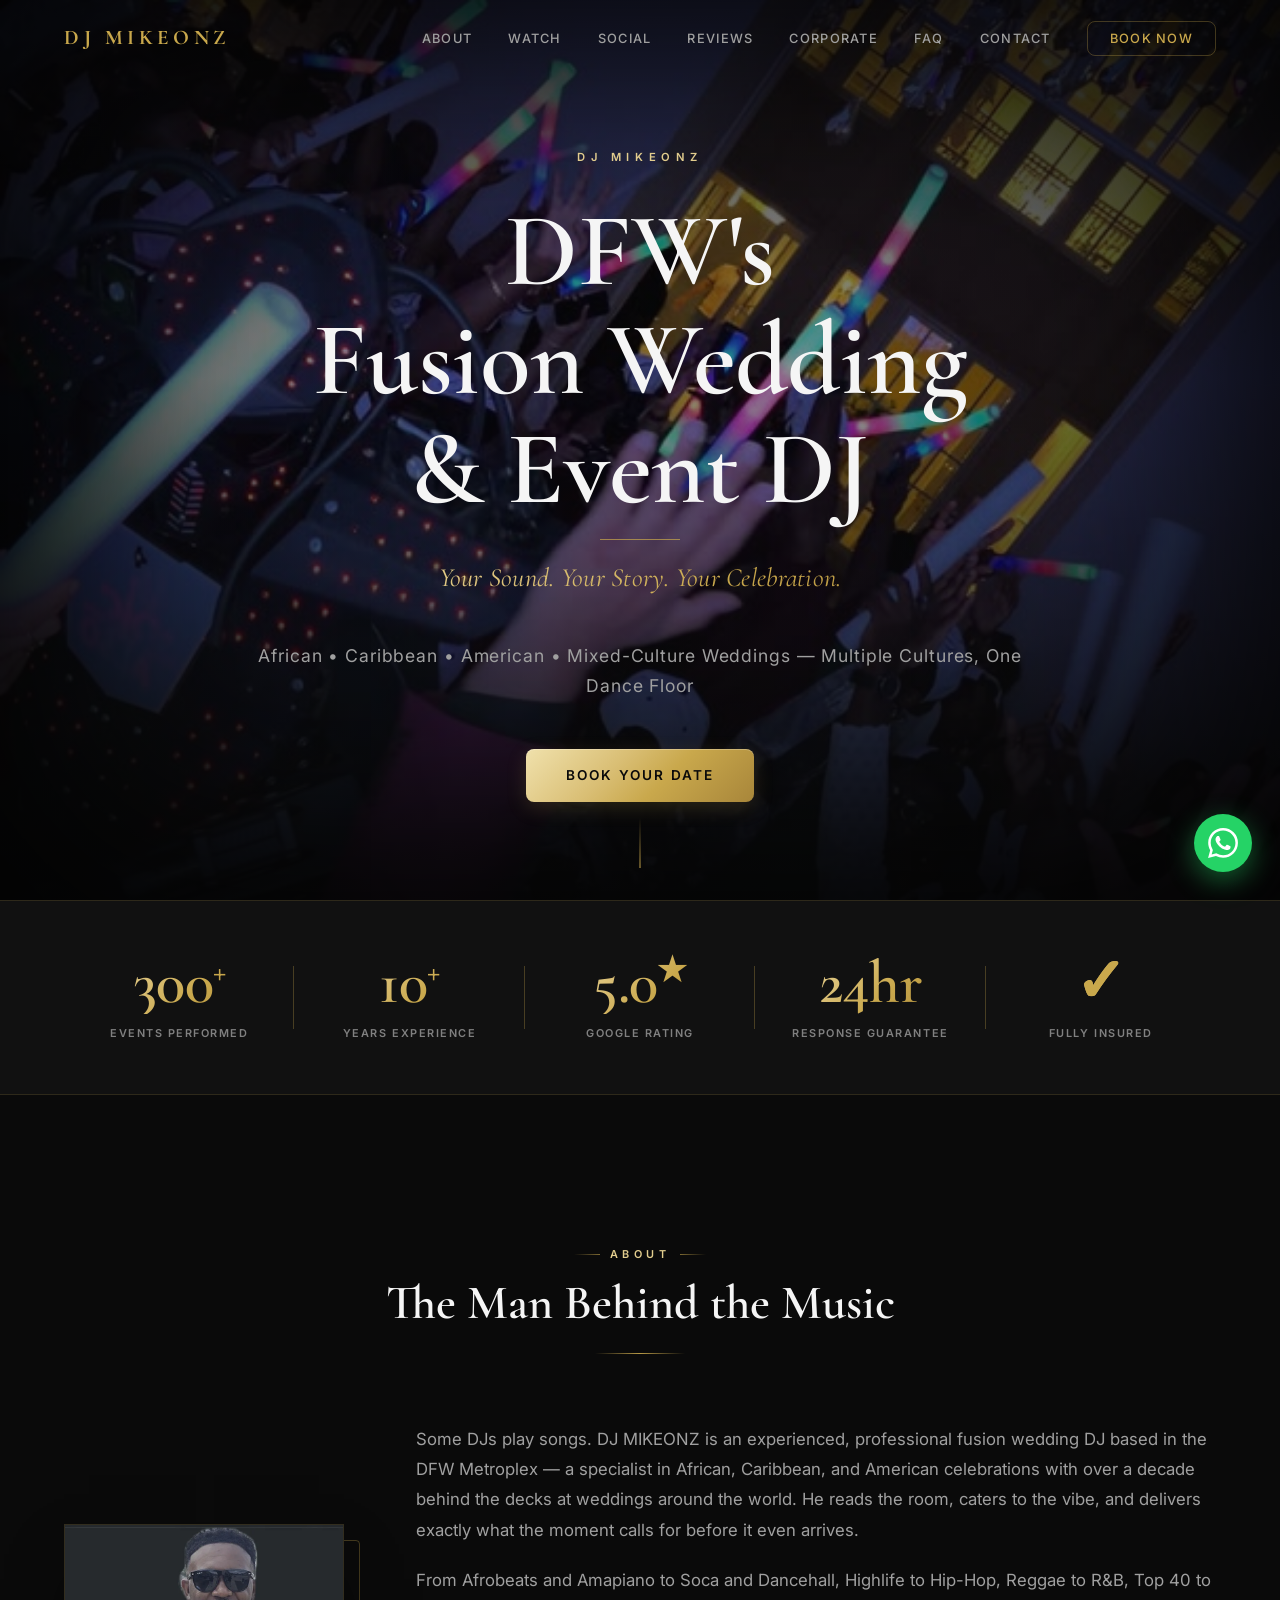
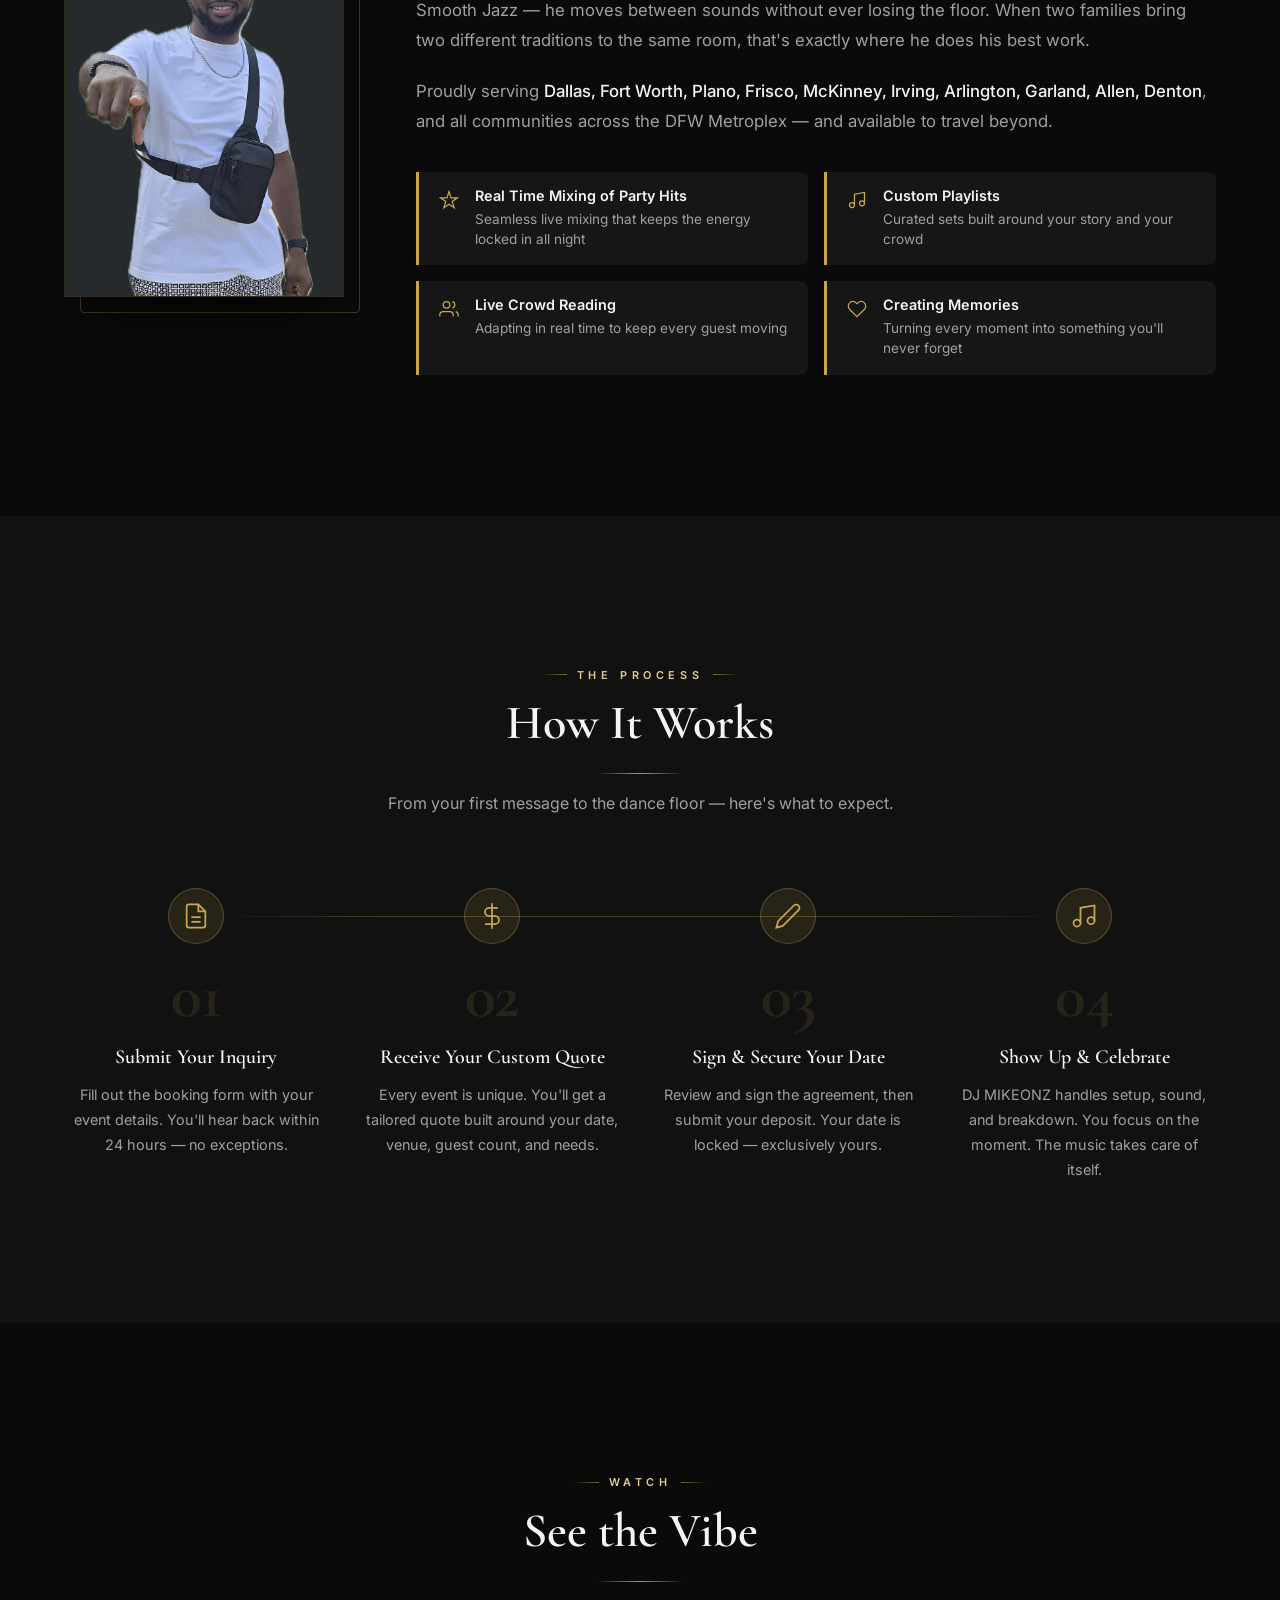
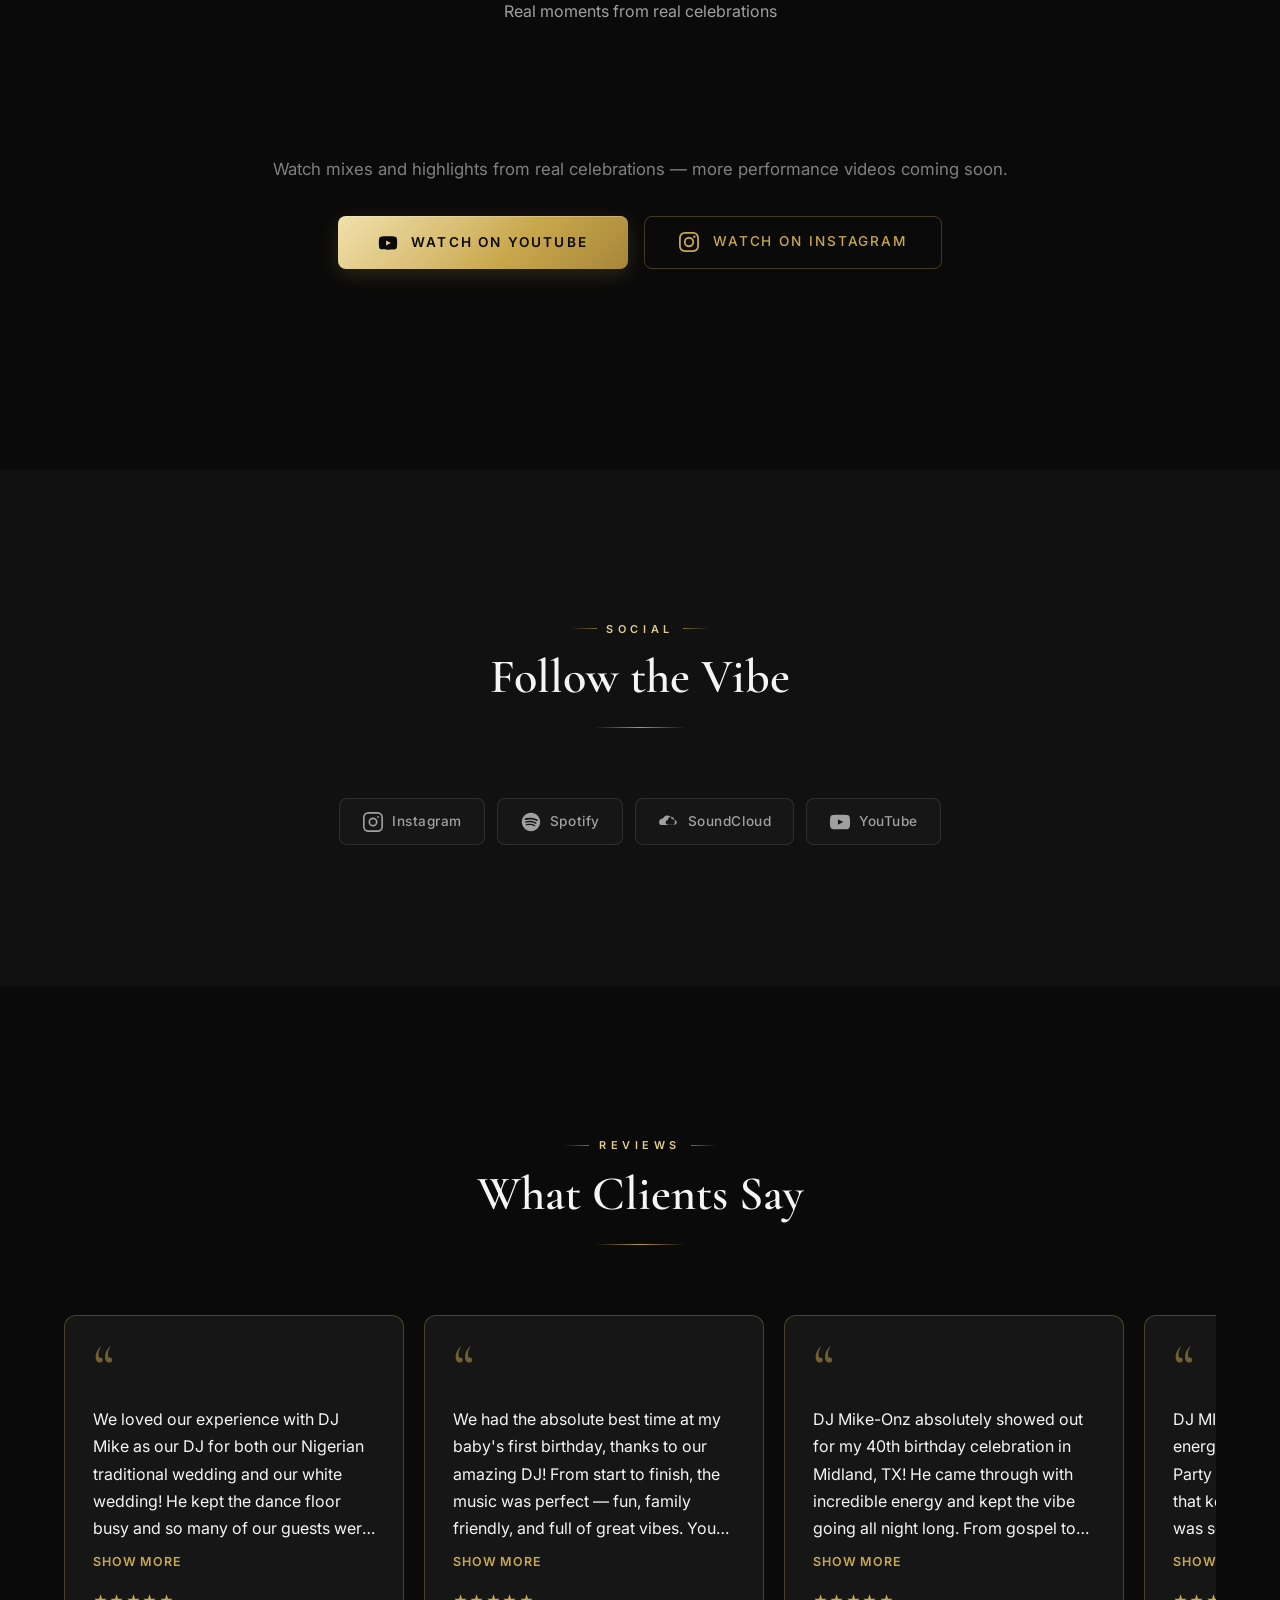
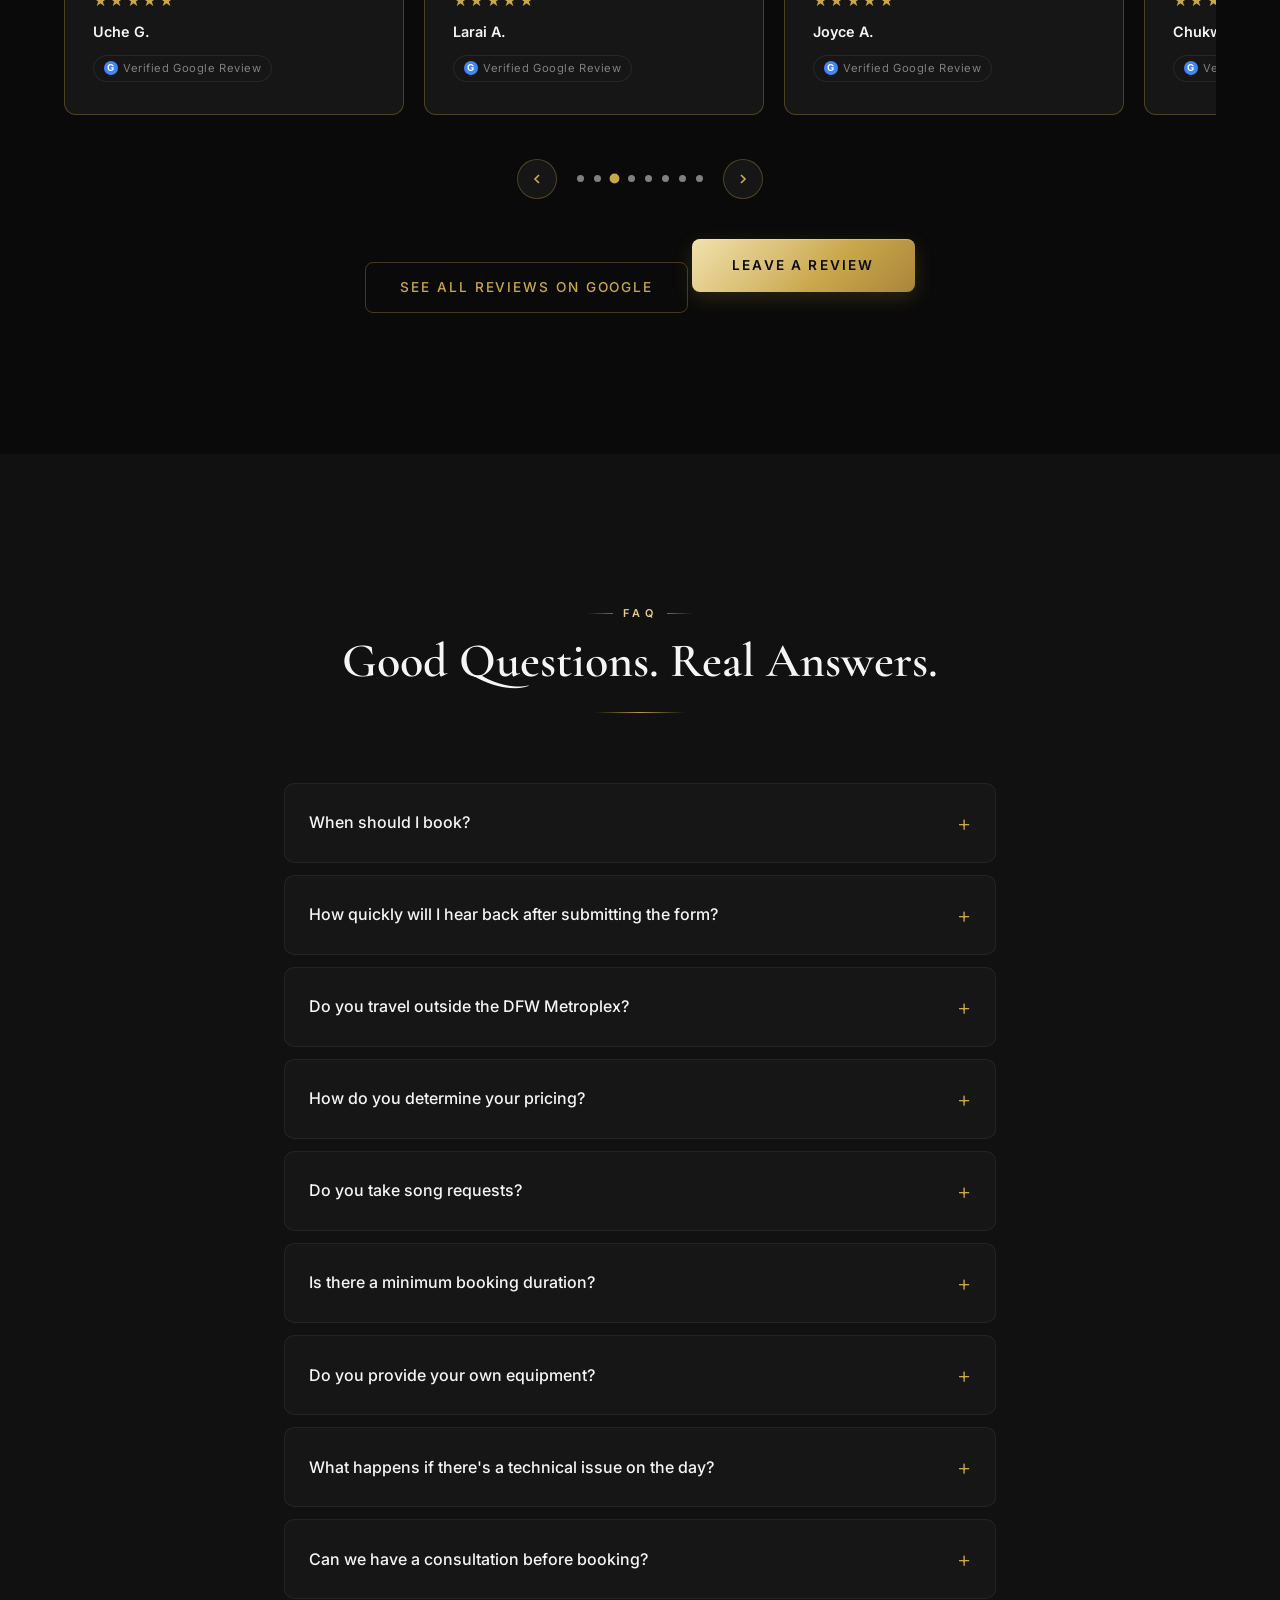
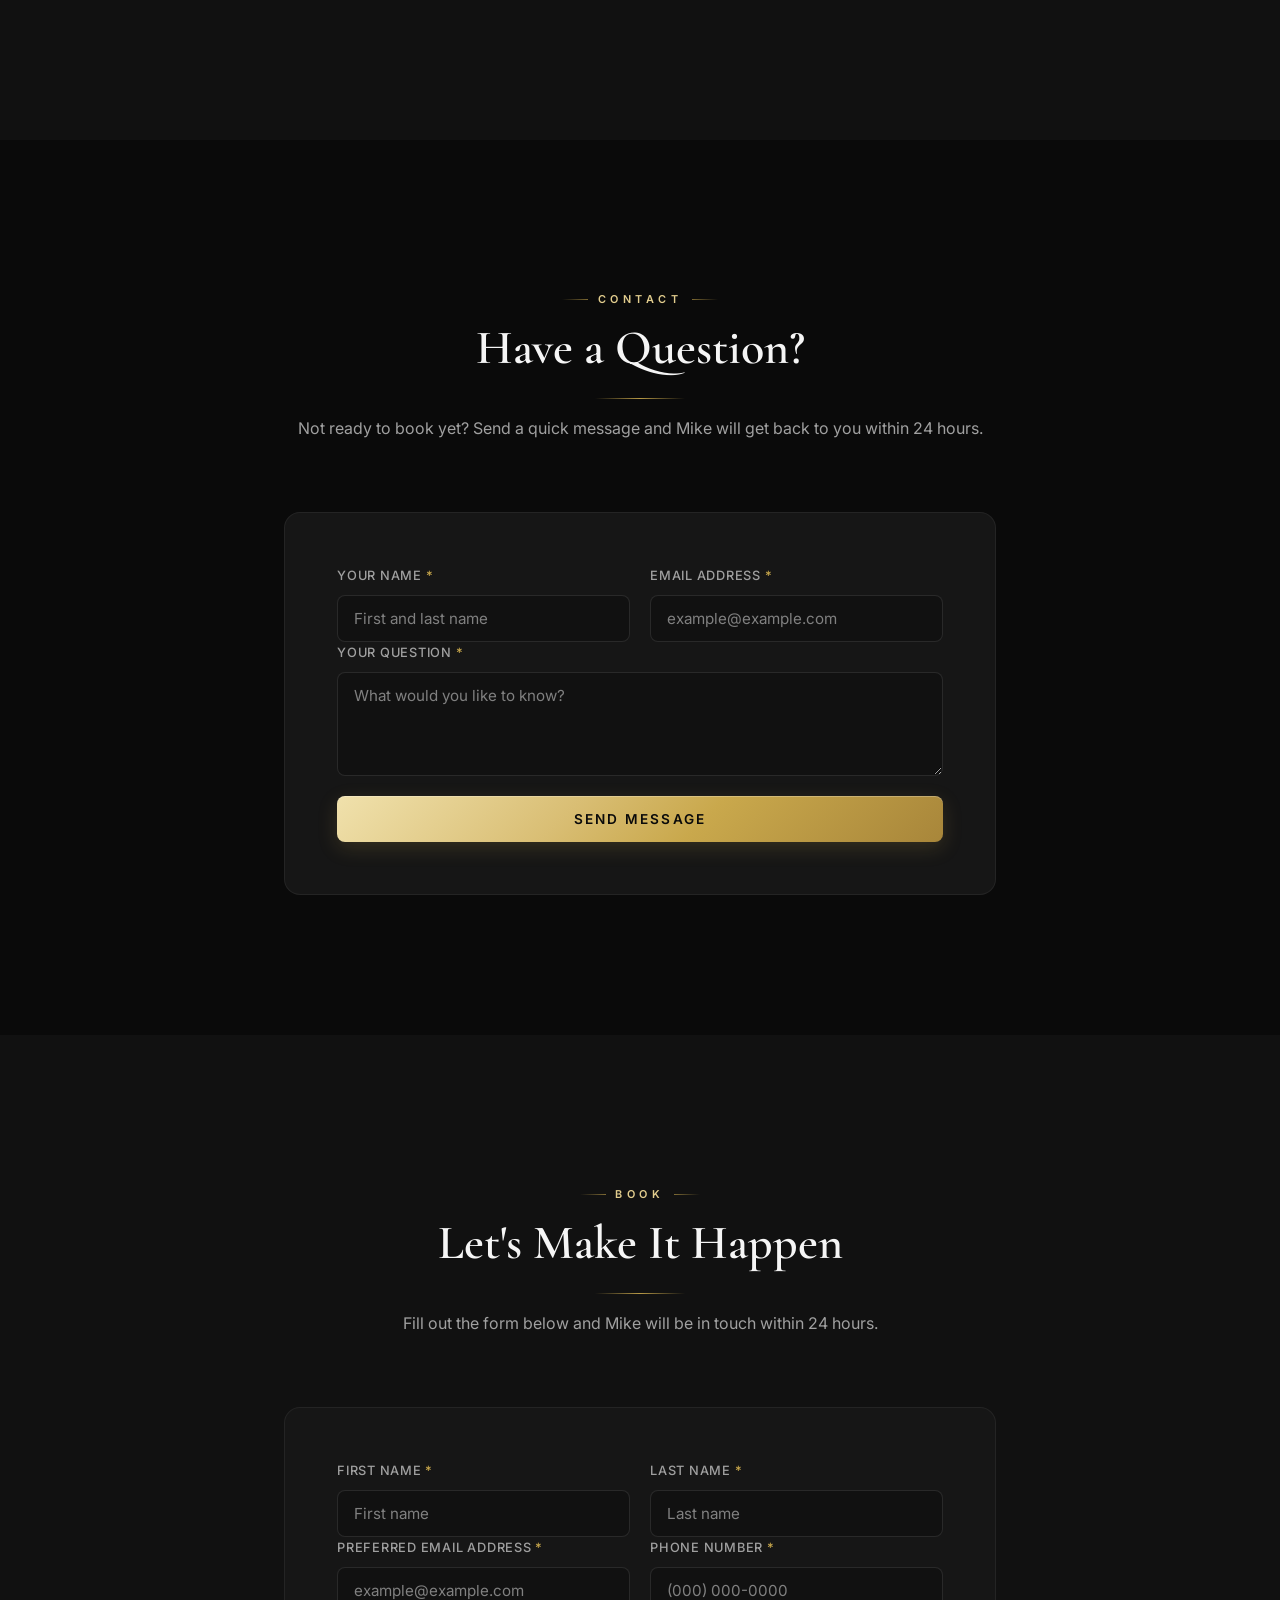
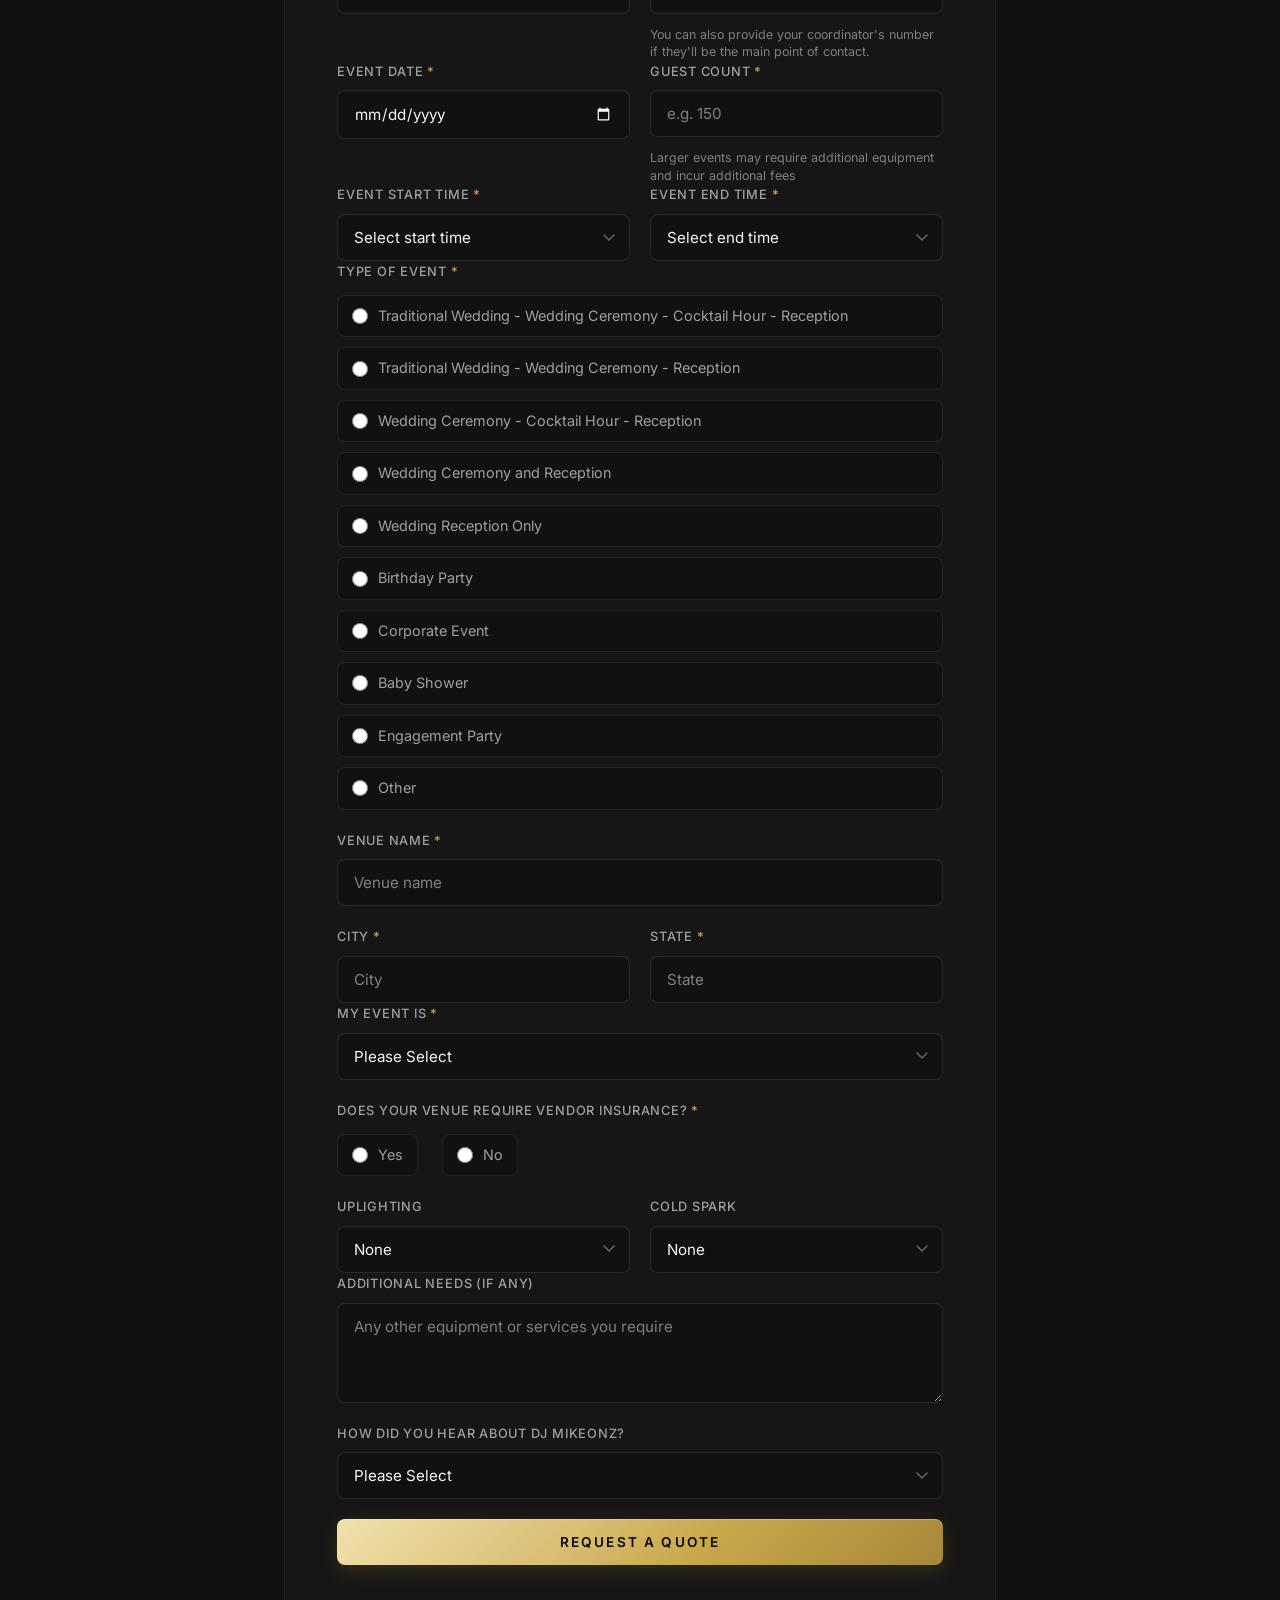
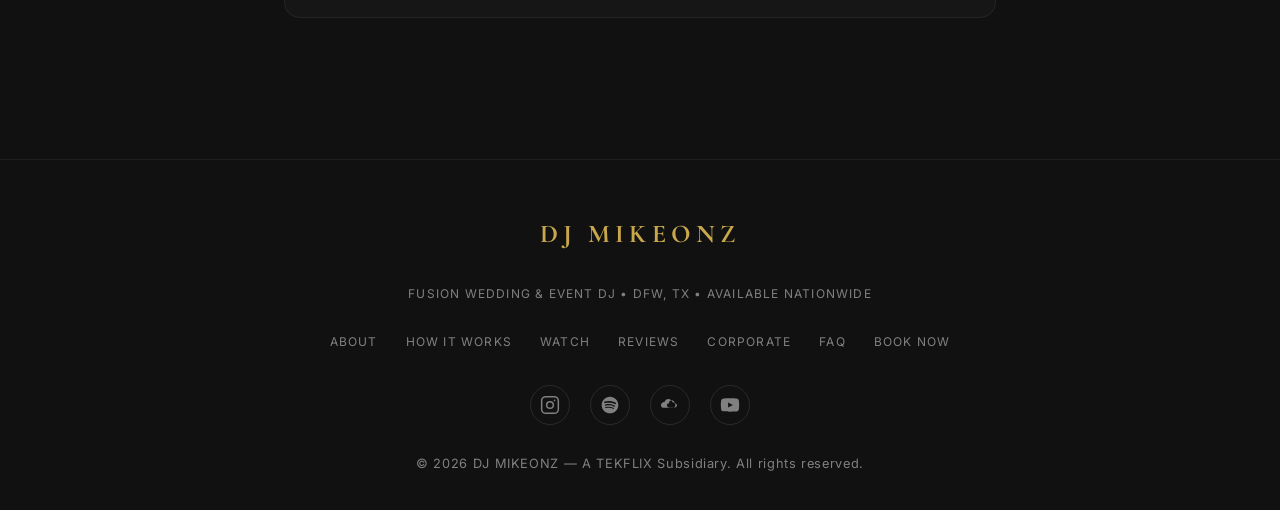
<file: index.html>
<!DOCTYPE html>
<html lang="en">
<head>
  <meta charset="UTF-8">
  <meta name="viewport" content="width=device-width, initial-scale=1.0">
  <title>DJ MIKEONZ | Fusion Wedding DJ — African, Caribbean &amp; American | Dallas-Fort Worth, TX</title>
  <meta name="description" content="DJ MIKEONZ is DFW's fusion wedding DJ — African, Caribbean, American &amp; mixed-culture celebrations. 10+ years experience &amp; 5-star reviews across Dallas-Fort Worth. Book your date.">
  <meta name="keywords" content="fusion wedding DJ Dallas, fusion wedding DJ DFW, African wedding DJ Dallas, Nigerian wedding DJ DFW, Afrobeats DJ Dallas, Amapiano DJ DFW, Caribbean wedding DJ Dallas, Soca DJ DFW, Dancehall DJ Dallas, Reggae DJ Dallas, Black wedding DJ Dallas, mixed culture wedding DJ DFW, blended wedding DJ Dallas, multicultural wedding DJ, DJ DFW, wedding DJ Dallas, wedding DJ Fort Worth, event DJ DFW, experienced DJ DFW, best DJ DFW, top DJ Dallas, multi-genre DJ Dallas, professional DJ Dallas, local DJ DFW, birthday party DJ DFW, corporate event DJ Dallas, DJ near me DFW">
  <link rel="canonical" href="https://djmikeonz.com/">
  <meta name="robots" content="index, follow, max-image-preview:large, max-snippet:-1, max-video-preview:-1">
  <meta name="author" content="DJ MIKEONZ">
  <meta name="theme-color" content="#0a0a0a">
  <link rel="icon" href="/favicon.svg" type="image/svg+xml">
  <link rel="apple-touch-icon" href="/apple-touch-icon.png">

  <!-- Open Graph -->
  <meta property="og:title" content="DJ MIKEONZ | Fusion Wedding DJ — African, Caribbean &amp; American | Dallas-Fort Worth, TX">
  <meta property="og:description" content="DFW's fusion wedding DJ — African, Caribbean, American &amp; mixed-culture celebrations. 10+ years experience, 5-star reviews. Book your date.">
  <meta property="og:type" content="website">
  <meta property="og:site_name" content="DJ MIKEONZ">
  <meta property="og:locale" content="en_US">
  <meta property="og:url" content="https://djmikeonz.com/">
  <meta property="og:image" content="https://djmikeonz.com/assets/og-image.jpg">
  <meta property="og:image:width" content="1200">
  <meta property="og:image:height" content="630">
  <meta property="og:image:alt" content="DJ MIKEONZ — fusion wedding DJ in Dallas-Fort Worth, Texas">

  <!-- Twitter Card -->
  <meta name="twitter:card" content="summary_large_image">
  <meta name="twitter:title" content="DJ MIKEONZ | Fusion Wedding DJ — African, Caribbean &amp; American | Dallas-Fort Worth, TX">
  <meta name="twitter:description" content="DFW's fusion wedding DJ — African, Caribbean, American &amp; mixed-culture celebrations. 10+ years experience, 5-star reviews. Book now.">
  <meta name="twitter:image" content="https://djmikeonz.com/assets/og-image.jpg">

  <!-- Geo targeting -->
  <meta name="geo.region" content="US-TX">
  <meta name="geo.placename" content="Dallas-Fort Worth, Texas">
  <meta name="geo.position" content="32.7767;-96.7970">
  <meta name="ICBM" content="32.7767, -96.7970">

  <!-- Local Business Structured Data -->
  <script type="application/ld+json">
  {
    "@context": "https://schema.org",
    "@graph": [
      {
        "@type": ["LocalBusiness", "EntertainmentBusiness"],
        "@id": "https://djmikeonz.com/#business",
        "name": "DJ MIKEONZ",
        "alternateName": "DJ Mike Onz",
        "description": "Fusion wedding and event DJ based in Dallas-Fort Worth, Texas, specializing in African, Caribbean, and American weddings and mixed-culture couples. 10+ years of experience blending Afrobeats, Amapiano, Soca, Dancehall, Reggae, Hip-Hop, R&B, and Top 40 into one seamless dance floor — weddings, birthdays, and corporate events across the DFW Metroplex.",
        "url": "https://djmikeonz.com",
        "image": {
          "@type": "ImageObject",
          "url": "https://djmikeonz.com/mike1.png",
          "width": 846,
          "height": 1412
        },
        "priceRange": "$$",
        "address": {
          "@type": "PostalAddress",
          "addressLocality": "Dallas",
          "addressRegion": "TX",
          "addressCountry": "US"
        },
        "areaServed": [
          {"@type": "City", "name": "Dallas"},
          {"@type": "City", "name": "Fort Worth"},
          {"@type": "City", "name": "Plano"},
          {"@type": "City", "name": "Frisco"},
          {"@type": "City", "name": "McKinney"},
          {"@type": "City", "name": "Irving"},
          {"@type": "City", "name": "Arlington"},
          {"@type": "City", "name": "Garland"},
          {"@type": "City", "name": "Allen"},
          {"@type": "City", "name": "Denton"},
          {"@type": "AdministrativeArea", "name": "Dallas-Fort Worth Metroplex"}
        ],
        "aggregateRating": {
          "@type": "AggregateRating",
          "ratingValue": "5.0",
          "reviewCount": "8",
          "bestRating": "5",
          "worstRating": "1"
        },
        "review": [
          {
            "@type": "Review",
            "author": {
              "@type": "Person",
              "name": "Uche G."
            },
            "reviewRating": {
              "@type": "Rating",
              "ratingValue": "5",
              "bestRating": "5",
              "worstRating": "1"
            },
            "reviewBody": "We loved our experience with DJ Mike as our DJ for both our Nigerian traditional wedding and our white wedding! He kept the dance floor busy and so many of our guests were asking about him at the end of our events. He really made a lasting impression and was a great part of our wedding celebrations! DJ Mike was very nice, professional, and enjoyable to work with!"
          },
          {
            "@type": "Review",
            "author": {
              "@type": "Person",
              "name": "Larai A."
            },
            "reviewRating": {
              "@type": "Rating",
              "ratingValue": "5",
              "bestRating": "5",
              "worstRating": "1"
            },
            "reviewBody": "We had the absolute best time at my baby's first birthday, thanks to our amazing DJ! From start to finish, the music was perfect — fun, family friendly, and full of great vibes. You kept the energy up, the kids dancing, and the adults smiling the whole time. Thank you for bringing such a beautiful, joyful atmosphere to our special day. You truly made it unforgettable! Highly recommend you to anyone looking to make their event extra special!"
          },
          {
            "@type": "Review",
            "author": {
              "@type": "Person",
              "name": "Joyce A."
            },
            "reviewRating": {
              "@type": "Rating",
              "ratingValue": "5",
              "bestRating": "5",
              "worstRating": "1"
            },
            "reviewBody": "DJ Mike-Onz absolutely showed out for my 40th birthday celebration in Midland, TX! He came through with incredible energy and kept the vibe going all night long. From gospel to rap, Afrobeats, reggae, and smooth grown R&B — he had something for everyone and kept the dance floor packed. His transitions were flawless, his timing was perfect, and he really knew how to read the crowd. DJ Mike-Onz didn't just play music — he created an experience. The night felt electric and more special than we could have ever asked for. If you're looking for a DJ who brings professionalism, passion, and serious party vibes, DJ Mike-Onz is the one. Highly recommend! 🔥🎶💯"
          },
          {
            "@type": "Review",
            "author": {
              "@type": "Person",
              "name": "Chukwuka J."
            },
            "reviewRating": {
              "@type": "Rating",
              "ratingValue": "5",
              "bestRating": "5",
              "worstRating": "1"
            },
            "reviewBody": "DJ MIKEONZ brought the vibrant energy at our Synergy Hangout Boat Party 2024. It was back to back beats that kept everyone dancing. Music was so good that people didn't want to leave after the boat party. I recommend DJ MIKEONZ for your events."
          },
          {
            "@type": "Review",
            "author": {
              "@type": "Person",
              "name": "Olamide O."
            },
            "reviewRating": {
              "@type": "Rating",
              "ratingValue": "5",
              "bestRating": "5",
              "worstRating": "1"
            },
            "reviewBody": "DJ Mike was very communicative and he asked the right questions about song selections so our party could flow seamlessly. Thanks for playing amazing music that got everyone dancing. He helped to capture wonderful memories for our special day."
          },
          {
            "@type": "Review",
            "author": {
              "@type": "Person",
              "name": "Koko & Inyene"
            },
            "reviewRating": {
              "@type": "Rating",
              "ratingValue": "5",
              "bestRating": "5",
              "worstRating": "1"
            },
            "reviewBody": "When the time came to choose a DJ for our summer wedding, it was simply a matter of DJ Mike's availability. I have known of DJ Mike's services for over a decade but never worked with him personally. Suffice to say that after all logistics were handled, DJ Mike thoroughly engaged our guests with a beautiful and dynamic display of tunes. He maintained professionalism and great communication during the planning and throughout the event and he was such a pleasure to work with. My husband also had a performance/rendition during the wedding and DJ Mike easily incorporated that as well. He understood our song selections, the transitions and the energy in the room. DJ Mike is very versatile in his craft. Each song built onto the next one, the dance floor was hype, plus our guests could not stop raving about the amazing time that they had at our wedding! DJ Mike left a lasting impression on us and our guests, and we will definitely love to work with him again in the future. We highly recommend DJ Mike for your DJ Services. Thank you DJ MikeOnz!!!"
          },
          {
            "@type": "Review",
            "author": {
              "@type": "Person",
              "name": "Ada O."
            },
            "reviewRating": {
              "@type": "Rating",
              "ratingValue": "5",
              "bestRating": "5",
              "worstRating": "1"
            },
            "reviewBody": "DJ MikeOnz was amazing at my event! This is the second party I used him, and he went above and beyond. He arrived early and was extremely professional. He was able to read the room and adapt to the crowd and pick the perfect music, as well as incorporate the songs I requested. When I became flustered trying to make decisions on how to proceed, he was able to gently make suggestions and was completely spot on! I will continue to use him for all my future events."
          },
          {
            "@type": "Review",
            "author": {
              "@type": "Person",
              "name": "R. Ola"
            },
            "reviewRating": {
              "@type": "Rating",
              "ratingValue": "5",
              "bestRating": "5",
              "worstRating": "1"
            },
            "reviewBody": "Hands down, the BEST event DJ on the market. DJ Mike literally made my wedding the best party of the year. He was extremely flexible and accommodating with our requests, changes on the fly, and keeping the crowds engaged for 2 days. I appreciate that he took responsibility for making sure all our needs were met and all our questions were answered. Pricing and quality of service can't be compared. The vibes were immaculate and I know that if you're to book with him, he'll blow your expectations out the water… with ease."
          }
        ],
        "hasOfferCatalog": {
          "@type": "OfferCatalog",
          "name": "DJ Services",
          "itemListElement": [
            {
              "@type": "Offer",
              "itemOffered": {
                "@type": "Service",
                "name": "Fusion Wedding DJ Services — Dallas-Fort Worth",
                "description": "Professional DJ services for weddings including ceremony, cocktail hour, and reception. Specializing in fusion weddings — African, Caribbean, and American traditions and mixed-culture couples — throughout the DFW Metroplex."
              }
            },
            {
              "@type": "Offer",
              "itemOffered": {
                "@type": "Service",
                "name": "Birthday Party DJ — Dallas",
                "description": "High-energy DJ entertainment for milestone birthdays, quinceañeras, sweet 16s, and private celebrations in Dallas-Fort Worth."
              }
            },
            {
              "@type": "Offer",
              "itemOffered": {
                "@type": "Service",
                "name": "Corporate Event DJ — Dallas-Fort Worth",
                "description": "Professional DJ services for corporate events, company parties, and professional gatherings throughout the DFW Metroplex."
              }
            },
            {
              "@type": "Offer",
              "itemOffered": {
                "@type": "Service",
                "name": "Baby Shower &amp; Cultural Celebration DJ",
                "description": "Specialized DJ services for traditional and cultural ceremonies, engagement parties, baby showers, graduation parties, and multicultural celebrations across Dallas-Fort Worth."
              }
            }
          ]
        },
        "knowsAbout": ["Fusion Wedding DJ", "African Wedding DJ", "Nigerian Wedding DJ", "Caribbean Wedding DJ", "American Wedding DJ", "Mixed-Culture Wedding DJ", "Wedding DJ", "Event DJ", "Birthday Party DJ", "Corporate Event DJ", "Multicultural Events", "Multi-Genre DJ", "Professional DJ", "Afrobeats", "Amapiano", "Soca", "Dancehall", "Highlife", "Hip-Hop", "Reggae", "Reggaeton", "R&B", "Top 40", "Smooth Jazz", "Fusion DJ", "Local DJ DFW", "Experienced DJ DFW", "Experienced Wedding DJ Dallas-Fort Worth"],
        "sameAs": [
          "https://www.instagram.com/djmikeonz/",
          "https://www.youtube.com/@DJMIKEONZ",
          "https://open.spotify.com/user/1214322397",
          "https://on.soundcloud.com/rkYGI7pKvVJqIV49iE",
          "https://www.google.com/search?q=DJ+MIKEONZ&stick=H4sIAAAAAAAA_-NgU1I1qDCxNE82tEw0SUlOSzY1TjS0MqhIA_KMDU2NLcxTks1TLA0XsXK5eCn4enq7-vtFAQC16YJPNgAAAA"
        ]
      }
    ]
  }
  </script>

  <!-- FAQ Structured Data -->
  <script type="application/ld+json">
  {
    "@context": "https://schema.org",
    "@type": "FAQPage",
    "mainEntity": [
      {
        "@type": "Question",
        "name": "When should I book a DJ for my event?",
        "acceptedAnswer": {
          "@type": "Answer",
          "text": "Booking is open anytime — as long as the date is available, it's yours. That said, the sooner the better, especially for busy summer weekends and peak wedding season. Don't wait on a date you love."
        }
      },
      {
        "@type": "Question",
        "name": "How quickly will I hear back after submitting the booking form?",
        "acceptedAnswer": {
          "@type": "Answer",
          "text": "You'll receive a response within 24 hours. Every event is different, so DJ MIKEONZ will put together a custom quote tailored specifically to your event — no two celebrations are priced the same."
        }
      },
      {
        "@type": "Question",
        "name": "Does DJ MIKEONZ travel outside the DFW Metroplex?",
        "acceptedAnswer": {
          "@type": "Answer",
          "text": "Absolutely. DJ MIKEONZ is available for events beyond the DFW area. Travel details will be factored into your custom quote."
        }
      },
      {
        "@type": "Question",
        "name": "How does DJ MIKEONZ determine pricing for DJ services?",
        "acceptedAnswer": {
          "@type": "Answer",
          "text": "Pricing varies depending on several factors — distance, event type, hours, guest count, equipment needed, and any additional services required. Submit the booking form and you'll receive a quote built around your specific event."
        }
      },
      {
        "@type": "Question",
        "name": "Does DJ MIKEONZ take song requests?",
        "acceptedAnswer": {
          "@type": "Answer",
          "text": "Yes. Song requests are always welcome. DJ MIKEONZ works with you ahead of time to understand your must-plays, your do-not-plays, and everything in between — and on the night, he'll read the room and weave it all together seamlessly."
        }
      },
      {
        "@type": "Question",
        "name": "Is there a minimum booking duration for DJ MIKEONZ?",
        "acceptedAnswer": {
          "@type": "Answer",
          "text": "No minimum — whether it's a short set or an all-night affair, DJ MIKEONZ will show up and deliver regardless of the duration."
        }
      },
      {
        "@type": "Question",
        "name": "Does DJ MIKEONZ provide his own sound equipment?",
        "acceptedAnswer": {
          "@type": "Answer",
          "text": "Yes. DJ MIKEONZ arrives fully equipped with professional, top-of-the-line gear. You don't need to source or rent anything — just show up and let the music handle the rest."
        }
      },
      {
        "@type": "Question",
        "name": "What happens if there's a technical issue on the day of the event?",
        "acceptedAnswer": {
          "@type": "Answer",
          "text": "Professional preparation means technical issues are rare — but never impossible. DJ MIKEONZ comes equipped with backup gear and redundant systems so the music keeps playing no matter what. In the unlikely event something comes up, it's handled quickly and discreetly. Your guests won't miss a beat."
        }
      },
      {
        "@type": "Question",
        "name": "Can we have a consultation before booking DJ MIKEONZ?",
        "acceptedAnswer": {
          "@type": "Answer",
          "text": "Of course. A quick 15-minute consultation is always available before you commit. It's a great way to talk through your vision, ask questions, and make sure the fit is right before anything is locked in."
        }
      }
    ]
  }
  </script>
  <link rel="preload" as="image" href="assets/dj-hero-poster.jpg" fetchpriority="high">
  <link rel="preconnect" href="https://fonts.googleapis.com">
  <link rel="preconnect" href="https://fonts.gstatic.com" crossorigin>
  <link href="https://fonts.googleapis.com/css2?family=Cormorant+Garamond:ital,wght@0,300;0,400;0,600;0,700;1,400;1,600&family=Inter:wght@300;400;500;600&display=swap" rel="stylesheet">
  <link rel="stylesheet" href="style.css">
</head>
<body>

  <!-- ========== NAVBAR ========== -->
  <nav id="navbar">
    <div class="nav-container">
      <a href="#hero" class="nav-logo">DJ MIKEONZ</a>
      <button class="hamburger" id="hamburger" aria-label="Open menu" aria-expanded="false">
        <span></span><span></span><span></span>
      </button>
      <ul class="nav-links" id="nav-links">
        <li><a href="#about">About</a></li>
        <li><a href="#videos">Watch</a></li>
        <li><a href="#social">Social</a></li>
        <li><a href="#reviews">Reviews</a></li>
        <li><a href="corporate.html">Corporate</a></li>
        <li><a href="#faq">FAQ</a></li>
        <li><a href="#contact">Contact</a></li>
        <li><a href="#booking" class="nav-cta">Book Now</a></li>
      </ul>
    </div>
  </nav>

  <!-- ========== HERO ========== -->
  <section id="hero">
    <!-- Cinematic backdrop: muted, looping dancefloor loop with a poster fallback.
         To swap the clip, replace assets/dj-hero.mp4 (and the poster). -->
    <div class="hero-media" aria-hidden="true">
      <video class="hero-video" autoplay muted loop playsinline preload="metadata" poster="assets/dj-hero-poster.jpg">
        <source src="assets/dj-hero.mp4" type="video/mp4">
      </video>
    </div>
    <div class="hero-content">
      <p class="hero-label fade-in">DJ MIKEONZ</p>
      <h1 class="fade-in">DFW's<br>Fusion Wedding<br>&amp; Event DJ</h1>
      <p class="hero-tagline fade-in">Your Sound. Your Story. Your Celebration.</p>
      <p class="hero-sub fade-in">African &bull; Caribbean &bull; American &bull; Mixed-Culture Weddings &mdash; Multiple Cultures, One Dance Floor</p>
      <div class="hero-cta-group fade-in">
        <a href="#booking" class="btn-primary">Book Your Date</a>
      </div>
    </div>
    <div class="hero-scroll-indicator">
      <span></span>
    </div>
  </section>

  <!-- ========== STATS BAR ========== -->
  <section class="stats-bar" aria-label="Credentials">
    <div class="container">
      <div class="stats-grid">
        <div class="stat-item fade-in">
          <span class="stat-number">300<span class="stat-sup">+</span></span>
          <span class="stat-label">Events Performed</span>
        </div>
        <div class="stat-item fade-in">
          <span class="stat-number">10<span class="stat-sup">+</span></span>
          <span class="stat-label">Years Experience</span>
        </div>
        <div class="stat-item fade-in">
          <span class="stat-number">5.0<span class="stat-sup">★</span></span>
          <span class="stat-label">Google Rating</span>
        </div>
        <div class="stat-item fade-in">
          <span class="stat-number">24hr</span>
          <span class="stat-label">Response Guarantee</span>
        </div>
        <div class="stat-item fade-in">
          <span class="stat-number stat-check">&#10003;</span>
          <span class="stat-label">Fully Insured</span>
        </div>
      </div>
    </div>
  </section>

  <!-- ========== ABOUT ========== -->
  <section id="about" class="section">
    <div class="container">
      <div class="section-heading fade-in">
        <p class="section-label">About</p>
        <h2>The Man Behind the Music</h2>
        <div class="gold-divider"></div>
      </div>
      <div class="about-grid">
        <div class="about-photo fade-in">
          <picture>
            <source srcset="mike1.webp" type="image/webp">
            <img src="mike1.png" alt="DJ MIKEONZ — Professional Wedding &amp; Event DJ in Dallas-Fort Worth, TX" class="photo-placeholder" width="846" height="1412" loading="lazy" decoding="async" style="object-fit:cover;object-position:center top;width:100%;height:100%;border-radius:inherit;">
          </picture>
        </div>
        <div class="about-text fade-in">
          <p class="about-bio">
            Some DJs play songs. DJ MIKEONZ is an experienced, professional fusion wedding DJ based in the DFW Metroplex — a specialist in African, Caribbean, and American celebrations with over a decade behind the decks at weddings around the world. He reads the room, caters to the vibe, and delivers exactly what the moment calls for before it even arrives.
          </p>
          <p class="about-bio">
            From Afrobeats and Amapiano to Soca and Dancehall, Highlife to Hip-Hop, Reggae to R&amp;B, Top 40 to Smooth Jazz — he moves between sounds without ever losing the floor. When two families bring two different traditions to the same room, that's exactly where he does his best work.
          </p>
          <p class="about-bio about-service-area">
            Proudly serving <strong>Dallas, Fort Worth, Plano, Frisco, McKinney, Irving, Arlington, Garland, Allen, Denton</strong>, and all communities across the DFW Metroplex — and available to travel beyond.
          </p>
          <div class="specialties">
            <div class="specialty-card fade-in">
              <span class="specialty-icon">
                <svg width="20" height="20" viewBox="0 0 24 24" fill="none" stroke="currentColor" stroke-width="1.5"><path d="M12 2l2.4 7.4H22l-6.2 4.5 2.4 7.4L12 17l-6.2 4.3 2.4-7.4L2 9.4h7.6z"/></svg>
              </span>
              <div>
                <h3>Real Time Mixing of Party Hits</h3>
                <p>Seamless live mixing that keeps the energy locked in all night</p>
              </div>
            </div>
            <div class="specialty-card fade-in">
              <span class="specialty-icon">
                <svg width="20" height="20" viewBox="0 0 24 24" fill="none" stroke="currentColor" stroke-width="1.5"><path d="M9 18V5l12-2v13"/><circle cx="6" cy="18" r="3"/><circle cx="18" cy="16" r="3"/></svg>
              </span>
              <div>
                <h3>Custom Playlists</h3>
                <p>Curated sets built around your story and your crowd</p>
              </div>
            </div>
            <div class="specialty-card fade-in">
              <span class="specialty-icon">
                <svg width="20" height="20" viewBox="0 0 24 24" fill="none" stroke="currentColor" stroke-width="1.5"><path d="M17 21v-2a4 4 0 0 0-4-4H5a4 4 0 0 0-4 4v2"/><circle cx="9" cy="7" r="4"/><path d="M23 21v-2a4 4 0 0 0-3-3.87M16 3.13a4 4 0 0 1 0 7.75"/></svg>
              </span>
              <div>
                <h3>Live Crowd Reading</h3>
                <p>Adapting in real time to keep every guest moving</p>
              </div>
            </div>
            <div class="specialty-card fade-in">
              <span class="specialty-icon">
                <svg width="20" height="20" viewBox="0 0 24 24" fill="none" stroke="currentColor" stroke-width="1.5"><path d="M20.84 4.61a5.5 5.5 0 0 0-7.78 0L12 5.67l-1.06-1.06a5.5 5.5 0 0 0-7.78 7.78l1.06 1.06L12 21.23l7.78-7.78 1.06-1.06a5.5 5.5 0 0 0 0-7.78z"/></svg>
              </span>
              <div>
                <h3>Creating Memories</h3>
                <p>Turning every moment into something you'll never forget</p>
              </div>
            </div>
          </div>
        </div>
      </div>
    </div>
  </section>

  <!-- ========== HOW IT WORKS ========== -->
  <section id="process" class="section section-dark">
    <div class="container">
      <div class="section-heading fade-in">
        <p class="section-label">The Process</p>
        <h2>How It Works</h2>
        <div class="gold-divider"></div>
        <p class="section-sub">From your first message to the dance floor — here's what to expect.</p>
      </div>
      <div class="process-grid">

        <div class="process-step fade-in">
          <div class="process-icon">
            <svg width="28" height="28" viewBox="0 0 24 24" fill="none" stroke="currentColor" stroke-width="1.5"><path d="M14 2H6a2 2 0 0 0-2 2v16a2 2 0 0 0 2 2h12a2 2 0 0 0 2-2V8z"/><polyline points="14 2 14 8 20 8"/><line x1="16" y1="13" x2="8" y2="13"/><line x1="16" y1="17" x2="8" y2="17"/></svg>
          </div>
          <div class="process-number">01</div>
          <h3 class="process-title">Submit Your Inquiry</h3>
          <p class="process-desc">Fill out the booking form with your event details. You'll hear back within 24 hours — no exceptions.</p>
        </div>

        <div class="process-step fade-in">
          <div class="process-icon">
            <svg width="28" height="28" viewBox="0 0 24 24" fill="none" stroke="currentColor" stroke-width="1.5"><line x1="12" y1="1" x2="12" y2="23"/><path d="M17 5H9.5a3.5 3.5 0 0 0 0 7h5a3.5 3.5 0 0 1 0 7H6"/></svg>
          </div>
          <div class="process-number">02</div>
          <h3 class="process-title">Receive Your Custom Quote</h3>
          <p class="process-desc">Every event is unique. You'll get a tailored quote built around your date, venue, guest count, and needs.</p>
        </div>

        <div class="process-step fade-in">
          <div class="process-icon">
            <svg width="28" height="28" viewBox="0 0 24 24" fill="none" stroke="currentColor" stroke-width="1.5"><path d="M17 3a2.828 2.828 0 1 1 4 4L7.5 20.5 2 22l1.5-5.5L17 3z"/></svg>
          </div>
          <div class="process-number">03</div>
          <h3 class="process-title">Sign &amp; Secure Your Date</h3>
          <p class="process-desc">Review and sign the agreement, then submit your deposit. Your date is locked — exclusively yours.</p>
        </div>

        <div class="process-step fade-in">
          <div class="process-icon">
            <svg width="28" height="28" viewBox="0 0 24 24" fill="none" stroke="currentColor" stroke-width="1.5"><path d="M9 18V5l12-2v13"/><circle cx="6" cy="18" r="3"/><circle cx="18" cy="16" r="3"/></svg>
          </div>
          <div class="process-number">04</div>
          <h3 class="process-title">Show Up &amp; Celebrate</h3>
          <p class="process-desc">DJ MIKEONZ handles setup, sound, and breakdown. You focus on the moment. The music takes care of itself.</p>
        </div>

      </div>
    </div>
  </section>

  <!-- ========== VIDEOS ========== -->
  <section id="videos" class="section">
    <div class="container">
      <div class="section-heading fade-in">
        <p class="section-label">Watch</p>
        <h2>See the Vibe</h2>
        <div class="gold-divider"></div>
        <p class="section-sub">Real moments from real celebrations</p>
      </div>
      <div class="videos-instagram fade-in">
        <p class="videos-instagram-text">Watch mixes and highlights from real celebrations — more performance videos coming soon.</p>
        <div class="videos-cta-row">
          <a href="https://www.youtube.com/@DJMIKEONZ" target="_blank" rel="noopener" class="btn-primary">
            <svg width="20" height="20" viewBox="0 0 24 24" fill="currentColor" style="vertical-align:middle; margin-right:0.5rem;"><path d="M22.54 6.42a2.78 2.78 0 0 0-1.95-1.96C18.88 4 12 4 12 4s-6.88 0-8.59.46A2.78 2.78 0 0 0 1.46 6.42 29 29 0 0 0 1 12a29 29 0 0 0 .46 5.58 2.78 2.78 0 0 0 1.95 1.96C5.12 20 12 20 12 20s6.88 0 8.59-.46a2.78 2.78 0 0 0 1.96-1.96A29 29 0 0 0 23 12a29 29 0 0 0-.46-5.58zM9.75 15.02V8.98L15.5 12l-5.75 3.02z"/></svg>
            Watch on YouTube
          </a>
          <a href="https://www.instagram.com/djmikeonz/?hl=en" target="_blank" rel="noopener" class="btn-outline">
            <svg width="20" height="20" viewBox="0 0 24 24" fill="currentColor" style="vertical-align:middle; margin-right:0.5rem;"><path d="M12 2.163c3.204 0 3.584.012 4.85.07 1.366.062 2.633.334 3.608 1.308.975.975 1.246 2.242 1.308 3.608.058 1.266.07 1.646.07 4.85s-.012 3.584-.07 4.85c-.062 1.366-.334 2.633-1.308 3.608-.975.975-2.242 1.246-3.608 1.308-1.266.058-1.646.07-4.85.07s-3.584-.012-4.85-.07c-1.366-.062-2.633-.334-3.608-1.308-.975-.975-1.246-2.242-1.308-3.608C2.175 15.584 2.163 15.204 2.163 12s.012-3.584.07-4.85c.062-1.366.334-2.633 1.308-3.608.975-.975 2.242-1.246 3.608-1.308C8.416 2.175 8.796 2.163 12 2.163zm0-2.163C8.741 0 8.332.013 7.052.072 5.197.157 3.355.673 2.014 2.014.673 3.355.157 5.197.072 7.052.013 8.332 0 8.741 0 12c0 3.259.013 3.668.072 4.948.085 1.855.601 3.697 1.942 5.038 1.341 1.341 3.183 1.857 5.038 1.942C8.332 23.987 8.741 24 12 24c3.259 0 3.668-.013 4.948-.072 1.855-.085 3.697-.601 5.038-1.942 1.341-1.341 1.857-3.183 1.942-5.038.059-1.28.072-1.689.072-4.948 0-3.259-.013-3.668-.072-4.948-.085-1.855-.601-3.697-1.942-5.038C20.645.673 18.803.157 16.948.072 15.668.013 15.259 0 12 0zm0 5.838a6.162 6.162 0 1 0 0 12.324 6.162 6.162 0 0 0 0-12.324zm0 10.162a4 4 0 1 1 0-8 4 4 0 0 1 0 8zm6.406-11.845a1.44 1.44 0 1 0 0 2.881 1.44 1.44 0 0 0 0-2.881z"/></svg>
            Watch on Instagram
          </a>
        </div>
      </div>
    </div>
  </section>

  <!-- ========== SOCIAL ========== -->
  <section id="social" class="section section-dark">
    <div class="container">
      <div class="section-heading fade-in">
        <p class="section-label">Social</p>
        <h2>Follow the Vibe</h2>
        <div class="gold-divider"></div>
      </div>

      <div class="social-links fade-in">
        <!-- Update href values with your real profile URLs -->
        <a href="https://www.instagram.com/djmikeonz/?hl=en" target="_blank" rel="noopener" class="social-btn instagram" aria-label="Instagram">
          <svg width="22" height="22" viewBox="0 0 24 24" fill="none" stroke="currentColor" stroke-width="1.8"><rect x="2" y="2" width="20" height="20" rx="5" ry="5"/><circle cx="12" cy="12" r="4"/><circle cx="17.5" cy="6.5" r="1" fill="currentColor" stroke="none"/></svg>
          Instagram
        </a>
        <a href="https://open.spotify.com/user/1214322397" target="_blank" rel="noopener" class="social-btn spotify" aria-label="Spotify">
          <svg width="22" height="22" viewBox="0 0 24 24" fill="currentColor"><path d="M12 2C6.477 2 2 6.477 2 12s4.477 10 10 10 10-4.477 10-10S17.523 2 12 2zm4.586 14.424a.622.622 0 0 1-.857.207c-2.348-1.435-5.304-1.76-8.785-.964a.623.623 0 0 1-.277-1.215c3.809-.87 7.077-.496 9.712 1.115a.623.623 0 0 1 .207.857zm1.223-2.722a.78.78 0 0 1-1.072.257c-2.687-1.652-6.785-2.131-9.965-1.166a.78.78 0 0 1-.973-.519.781.781 0 0 1 .519-.972c3.632-1.102 8.147-.568 11.234 1.328a.78.78 0 0 1 .257 1.072zm.105-2.835C14.692 8.95 9.375 8.775 6.297 9.71a.937.937 0 1 1-.543-1.794c3.532-1.073 9.404-.865 13.115 1.338a.937.937 0 0 1-.955 1.613z"/></svg>
          Spotify
        </a>
        <a href="https://on.soundcloud.com/rkYGI7pKvVJqIV49iE" target="_blank" rel="noopener" class="social-btn soundcloud" aria-label="SoundCloud">
          <svg width="22" height="22" viewBox="0 0 24 24" fill="currentColor"><path d="M1.175 12.225C1.175 10.053 2.943 8.286 5.115 8.286c.113 0 .226.005.338.016C5.97 6.272 7.862 4.8 10.13 4.8c2.4 0 4.363 1.643 4.758 3.82a3.3 3.3 0 0 1 .304-.018c1.817 0 3.29 1.472 3.29 3.29s-1.473 3.29-3.29 3.29H3.554C2.236 15.182 1.175 13.84 1.175 12.225zM17.817 9.048c-.112 0-.223.008-.332.024-.278-1.584-1.654-2.793-3.318-2.793-1.85 0-3.35 1.5-3.35 3.35 0 .045.001.09.003.135a2.625 2.625 0 0 0-.003 5.248h7c1.45 0 2.625-1.175 2.625-2.625s-1.175-2.625-2.625-2.625z"/></svg>
          SoundCloud
        </a>
        <a href="https://www.youtube.com/@DJMIKEONZ" target="_blank" rel="noopener" class="social-btn youtube" aria-label="YouTube">
          <svg width="22" height="22" viewBox="0 0 24 24" fill="currentColor"><path d="M22.54 6.42a2.78 2.78 0 0 0-1.95-1.96C18.88 4 12 4 12 4s-6.88 0-8.59.46A2.78 2.78 0 0 0 1.46 6.42 29 29 0 0 0 1 12a29 29 0 0 0 .46 5.58 2.78 2.78 0 0 0 1.95 1.96C5.12 20 12 20 12 20s6.88 0 8.59-.46a2.78 2.78 0 0 0 1.96-1.96A29 29 0 0 0 23 12a29 29 0 0 0-.46-5.58zM9.75 15.02V8.98L15.5 12l-5.75 3.02z"/></svg>
          YouTube
        </a>
      </div>
    </div>
  </section>

  <!-- ========== REVIEWS ========== -->
  <section id="reviews" class="section">
    <div class="container">
      <div class="section-heading fade-in">
        <p class="section-label">Reviews</p>
        <h2>What Clients Say</h2>
        <div class="gold-divider"></div>
      </div>
      <div class="reviews-carousel fade-in">

        <!-- ADD NEW REVIEWS HERE — copy a .review-card block and paste below -->

        <div class="review-card">
          <div class="review-quote">&ldquo;</div>
          <p class="review-text">We loved our experience with DJ Mike as our DJ for both our Nigerian traditional wedding and our white wedding! He kept the dance floor busy and so many of our guests were asking about him at the end of our events. He really made a lasting impression and was a great part of our wedding celebrations! DJ Mike was very nice, professional, and enjoyable to work with!</p>
          <div class="review-author">
            <div class="review-stars" role="img" aria-label="5 out of 5 stars">★★★★★</div>
            <p class="review-name">Uche G.</p>
            <span class="review-badge">Verified Google Review</span>
          </div>
        </div>

        <div class="review-card">
          <div class="review-quote">&ldquo;</div>
          <p class="review-text">We had the absolute best time at my baby's first birthday, thanks to our amazing DJ! From start to finish, the music was perfect — fun, family friendly, and full of great vibes. You kept the energy up, the kids dancing, and the adults smiling the whole time. Thank you for bringing such a beautiful, joyful atmosphere to our special day. You truly made it unforgettable! Highly recommend you to anyone looking to make their event extra special!</p>
          <div class="review-author">
            <div class="review-stars" role="img" aria-label="5 out of 5 stars">★★★★★</div>
            <p class="review-name">Larai A.</p>
            <span class="review-badge">Verified Google Review</span>
          </div>
        </div>

        <div class="review-card">
          <div class="review-quote">&ldquo;</div>
          <p class="review-text">DJ Mike-Onz absolutely showed out for my 40th birthday celebration in Midland, TX! He came through with incredible energy and kept the vibe going all night long. From gospel to rap, Afrobeats, reggae, and smooth grown R&amp;B — he had something for everyone and kept the dance floor packed. His transitions were flawless, his timing was perfect, and he really knew how to read the crowd. DJ Mike-Onz didn't just play music — he created an experience. The night felt electric and more special than we could have ever asked for. If you're looking for a DJ who brings professionalism, passion, and serious party vibes, DJ Mike-Onz is the one. Highly recommend! 🔥🎶💯</p>
          <div class="review-author">
            <div class="review-stars" role="img" aria-label="5 out of 5 stars">★★★★★</div>
            <p class="review-name">Joyce A.</p>
            <span class="review-badge">Verified Google Review</span>
          </div>
        </div>

        <div class="review-card">
          <div class="review-quote">&ldquo;</div>
          <p class="review-text">DJ MIKEONZ brought the vibrant energy at our Synergy Hangout Boat Party 2024. It was back to back beats that kept everyone dancing. Music was so good that people didn't want to leave after the boat party. I recommend DJ MIKEONZ for your events.</p>
          <div class="review-author">
            <div class="review-stars" role="img" aria-label="5 out of 5 stars">★★★★★</div>
            <p class="review-name">Chukwuka J.</p>
            <span class="review-badge">Verified Google Review</span>
          </div>
        </div>

        <div class="review-card">
          <div class="review-quote">&ldquo;</div>
          <p class="review-text">DJ Mike was very communicative and he asked the right questions about song selections so our party could flow seamlessly. Thanks for playing amazing music that got everyone dancing. He helped to capture wonderful memories for our special day.</p>
          <div class="review-author">
            <div class="review-stars" role="img" aria-label="5 out of 5 stars">★★★★★</div>
            <p class="review-name">Olamide O.</p>
            <span class="review-badge">Verified Google Review</span>
          </div>
        </div>

        <div class="review-card">
          <div class="review-quote">&ldquo;</div>
          <p class="review-text">When the time came to choose a DJ for our summer wedding, it was simply a matter of DJ Mike's availability. I have known of DJ Mike's services for over a decade but never worked with him personally. Suffice to say that after all logistics were handled, DJ Mike thoroughly engaged our guests with a beautiful and dynamic display of tunes. He maintained professionalism and great communication during the planning and throughout the event and he was such a pleasure to work with. My husband also had a performance/rendition during the wedding and DJ Mike easily incorporated that as well. He understood our song selections, the transitions and the energy in the room. DJ Mike is very versatile in his craft. Each song built onto the next one, the dance floor was hype, plus our guests could not stop raving about the amazing time that they had at our wedding! DJ Mike left a lasting impression on us and our guests, and we will definitely love to work with him again in the future. We highly recommend DJ Mike for your DJ Services. Thank you DJ MikeOnz!!!</p>
          <div class="review-author">
            <div class="review-stars" role="img" aria-label="5 out of 5 stars">★★★★★</div>
            <p class="review-name">Koko &amp; Inyene</p>
            <span class="review-badge">Verified Google Review</span>
          </div>
        </div>

        <div class="review-card">
          <div class="review-quote">&ldquo;</div>
          <p class="review-text">DJ MikeOnz was amazing at my event! This is the second party I used him, and he went above and beyond. He arrived early and was extremely professional. He was able to read the room and adapt to the crowd and pick the perfect music, as well as incorporate the songs I requested. When I became flustered trying to make decisions on how to proceed, he was able to gently make suggestions and was completely spot on! I will continue to use him for all my future events.</p>
          <div class="review-author">
            <div class="review-stars" role="img" aria-label="5 out of 5 stars">★★★★★</div>
            <p class="review-name">Ada O.</p>
            <span class="review-badge">Verified Google Review</span>
          </div>
        </div>

        <div class="review-card">
          <div class="review-quote">&ldquo;</div>
          <p class="review-text">Hands down, the BEST event DJ on the market. DJ Mike literally made my wedding the best party of the year. He was extremely flexible and accommodating with our requests, changes on the fly, and keeping the crowds engaged for 2 days. I appreciate that he took responsibility for making sure all our needs were met and all our questions were answered. Pricing and quality of service can't be compared. The vibes were immaculate and I know that if you're to book with him, he'll blow your expectations out the water… with ease.</p>
          <div class="review-author">
            <div class="review-stars" role="img" aria-label="5 out of 5 stars">★★★★★</div>
            <p class="review-name">R. Ola</p>
            <span class="review-badge">Verified Google Review</span>
          </div>
        </div>

      </div>
      <div class="carousel-nav fade-in">
        <button class="carousel-btn" id="carouselPrev" aria-label="Previous review">
          <svg width="16" height="16" viewBox="0 0 24 24" fill="none" stroke="currentColor" stroke-width="2.5"><polyline points="15 18 9 12 15 6"/></svg>
        </button>
        <div class="carousel-dots" id="carouselDots"></div>
        <button class="carousel-btn" id="carouselNext" aria-label="Next review">
          <svg width="16" height="16" viewBox="0 0 24 24" fill="none" stroke="currentColor" stroke-width="2.5"><polyline points="9 18 15 12 9 6"/></svg>
        </button>
      </div>

      <div class="reviews-cta fade-in">
        <a href="https://www.google.com/search?sca_esv=cc82f2eb9b71854e&si=AL3DRZEsmMGCryMMFSHJ3StBhOdZ2-6yYkXd_doETEE1OR-qOTwlIRJPwYdXqHUPLL0VgVu0IkzDYq2krYR1hyFF_djeXU0I4__PDDdr3qQe5uJFIqkKly8Iv6jUcwcewsRogsvNu_wu&q=DJ+MIKEONZ+Reviews&sa=X&ved=2ahUKEwjmjrDvqciTAxWzkmoFHcL0JQwQ0bkNegQIOBAF&biw=1058&bih=738&dpr=1" target="_blank" rel="noopener" class="btn-outline">See All Reviews on Google</a>
        <a href="https://g.page/r/CZF93IdTMU36EAE/review" target="_blank" rel="noopener" class="btn-primary">Leave a Review</a>
      </div>
    </div>
  </section>

  <!-- ========== FAQ ========== -->
  <section id="faq" class="section section-dark">
    <div class="container container-narrow">
      <div class="section-heading fade-in">
        <p class="section-label">FAQ</p>
        <h2>Good Questions. Real Answers.</h2>
        <div class="gold-divider"></div>
      </div>

      <div class="faq-list fade-in">

        <details class="faq-item">
          <summary class="faq-question">When should I book?</summary>
          <p class="faq-answer">Booking is open anytime — as long as the date is available, it's yours. That said, the sooner the better, especially for busy summer weekends and peak wedding season. Don't wait on a date you love.</p>
        </details>

        <details class="faq-item">
          <summary class="faq-question">How quickly will I hear back after submitting the form?</summary>
          <p class="faq-answer">You'll receive a response within 24 hours. Every event is different, so DJ MIKEONZ will put together a custom quote tailored specifically to your event — no two celebrations are priced the same.</p>
        </details>

        <details class="faq-item">
          <summary class="faq-question">Do you travel outside the DFW Metroplex?</summary>
          <p class="faq-answer">Absolutely. DJ MIKEONZ is available for events beyond the DFW area. Travel details will be factored into your custom quote.</p>
        </details>

        <details class="faq-item">
          <summary class="faq-question">How do you determine your pricing?</summary>
          <p class="faq-answer">Pricing varies depending on several factors — distance, event type, hours, guest count, equipment needed, and any additional services required. Submit the booking form and you'll receive a quote built around your specific event.</p>
        </details>

        <details class="faq-item">
          <summary class="faq-question">Do you take song requests?</summary>
          <p class="faq-answer">Yes. Song requests are always welcome. DJ MIKEONZ works with you ahead of time to understand your must-plays, your do-not-plays, and everything in between — and on the night, he'll read the room and weave it all together seamlessly.</p>
        </details>

        <details class="faq-item">
          <summary class="faq-question">Is there a minimum booking duration?</summary>
          <p class="faq-answer">No minimum — whether it's a short set or an all-night affair, DJ MIKEONZ will show up and deliver regardless of the duration.</p>
        </details>

        <details class="faq-item">
          <summary class="faq-question">Do you provide your own equipment?</summary>
          <p class="faq-answer">Yes. DJ MIKEONZ arrives fully equipped with professional, top-of-the-line gear. You don't need to source or rent anything — just show up and let the music handle the rest.</p>
        </details>

        <details class="faq-item">
          <summary class="faq-question">What happens if there's a technical issue on the day?</summary>
          <p class="faq-answer">Professional preparation means technical issues are rare — but never impossible. DJ MIKEONZ comes equipped with backup gear and redundant systems so the music keeps playing no matter what. In the unlikely event something comes up, it's handled quickly and discreetly. Your guests won't miss a beat.</p>
        </details>

        <details class="faq-item">
          <summary class="faq-question">Can we have a consultation before booking?</summary>
          <p class="faq-answer">Of course. A quick 15-minute consultation is always available before you commit. It's a great way to talk through your vision, ask questions, and make sure the fit is right before anything is locked in.</p>
        </details>

      </div>
    </div>
  </section>

  <!-- ========== CONTACT ========== -->
  <section id="contact" class="section">
    <div class="container container-narrow">
      <div class="section-heading fade-in">
        <p class="section-label">Contact</p>
        <h2>Have a Question?</h2>
        <div class="gold-divider"></div>
        <p class="section-sub">Not ready to book yet? Send a quick message and Mike will get back to you within 24 hours.</p>
      </div>

      <form id="contact-form" class="booking-form fade-in" action="https://api.web3forms.com/submit" method="POST" novalidate>

        <input type="hidden" name="access_key" value="8cca46d4-7761-4933-be19-0a50e15df202">
        <input type="hidden" name="subject" value="Question for DJ MIKEONZ">
        <input type="hidden" name="from_name" value="DJ MIKEONZ Website">
        <!-- Honeypot anti-spam field -->
        <input type="checkbox" name="botcheck" style="display:none">

        <!-- Name & Email -->
        <div class="form-row">
          <div class="form-group">
            <label for="contact-name">Your Name <span class="required">*</span></label>
            <input type="text" id="contact-name" name="name" placeholder="First and last name" required>
          </div>
          <div class="form-group">
            <label for="contact-email">Email Address <span class="required">*</span></label>
            <input type="email" id="contact-email" name="email" placeholder="example@example.com" required>
          </div>
        </div>

        <!-- Question -->
        <div class="form-group">
          <label for="contact-message">Your Question <span class="required">*</span></label>
          <textarea id="contact-message" name="message" rows="4" placeholder="What would you like to know?" required></textarea>
        </div>

        <div class="form-submit">
          <button type="submit" class="btn-primary btn-full" id="contact-submit-btn">
            <span class="btn-text">Send Message</span>
            <span class="btn-loading" hidden>Sending...</span>
          </button>
        </div>

        <div id="contact-form-success" class="form-message form-success" hidden>
          Thanks for reaching out! I'll get back to you within 24 hours or less.
        </div>
        <div id="contact-form-error" class="form-message form-error" hidden>
          Something went wrong. Please try again.
        </div>

      </form>
    </div>
  </section>

  <!-- ========== BOOKING FORM ========== -->
  <section id="booking" class="section section-dark">
    <div class="container container-narrow">
      <div class="section-heading fade-in">
        <p class="section-label">Book</p>
        <h2>Let's Make It Happen</h2>
        <div class="gold-divider"></div>
        <p class="section-sub">Fill out the form below and Mike will be in touch within 24 hours.</p>
      </div>

      <form id="booking-form" class="booking-form fade-in" action="https://api.web3forms.com/submit" method="POST" novalidate>

        <input type="hidden" name="access_key" value="8cca46d4-7761-4933-be19-0a50e15df202">
        <input type="hidden" name="subject" value="New Booking Inquiry — DJ MIKEONZ">
        <input type="hidden" name="from_name" value="DJ MIKEONZ Website">
        <!-- Honeypot anti-spam field -->
        <input type="checkbox" name="botcheck" style="display:none">

        <!-- Client Name -->
        <div class="form-row">
          <div class="form-group">
            <label for="first-name">First Name <span class="required">*</span></label>
            <input type="text" id="first-name" name="first_name" placeholder="First name" required>
          </div>
          <div class="form-group">
            <label for="last-name">Last Name <span class="required">*</span></label>
            <input type="text" id="last-name" name="last_name" placeholder="Last name" required>
          </div>
        </div>

        <!-- Email & Phone -->
        <div class="form-row">
          <div class="form-group">
            <label for="email">Preferred Email Address <span class="required">*</span></label>
            <input type="email" id="email" name="email" placeholder="example@example.com" required>
          </div>
          <div class="form-group">
            <label for="phone">Phone Number <span class="required">*</span></label>
            <input type="tel" id="phone" name="phone" placeholder="(000) 000-0000" required>
            <span class="field-hint">You can also provide your coordinator's number if they'll be the main point of contact.</span>
          </div>
        </div>

        <!-- Event Date & Guest Count -->
        <div class="form-row">
          <div class="form-group">
            <label for="event-date">Event Date <span class="required">*</span></label>
            <input type="date" id="event-date" name="event_date" required>
          </div>
          <div class="form-group">
            <label for="guest-count">Guest Count <span class="required">*</span></label>
            <input type="number" id="guest-count" name="guest_count" placeholder="e.g. 150" min="1" required>
            <span class="field-hint">Larger events may require additional equipment and incur additional fees</span>
          </div>
        </div>

        <!-- Event Start & End Time -->
        <div class="form-row">
          <div class="form-group">
            <label for="event-start">Event Start Time <span class="required">*</span></label>
            <select id="event-start" name="event_start_time" required>
              <option value="" disabled selected>Select start time</option>
              <option>8:00 AM</option><option>8:30 AM</option>
              <option>9:00 AM</option><option>9:30 AM</option>
              <option>10:00 AM</option><option>10:30 AM</option>
              <option>11:00 AM</option><option>11:30 AM</option>
              <option>12:00 PM</option><option>12:30 PM</option>
              <option>1:00 PM</option><option>1:30 PM</option>
              <option>2:00 PM</option><option>2:30 PM</option>
              <option>3:00 PM</option><option>3:30 PM</option>
              <option>4:00 PM</option><option>4:30 PM</option>
              <option>5:00 PM</option><option>5:30 PM</option>
              <option>6:00 PM</option><option>6:30 PM</option>
              <option>7:00 PM</option><option>7:30 PM</option>
              <option>8:00 PM</option><option>8:30 PM</option>
              <option>9:00 PM</option><option>9:30 PM</option>
              <option>10:00 PM</option><option>10:30 PM</option>
              <option>11:00 PM</option><option>11:30 PM</option>
              <option>12:00 AM</option><option>12:30 AM</option>
              <option>1:00 AM</option><option>1:30 AM</option>
              <option>2:00 AM</option>
            </select>
          </div>
          <div class="form-group">
            <label for="event-end">Event End Time <span class="required">*</span></label>
            <select id="event-end" name="event_end_time" required>
              <option value="" disabled selected>Select end time</option>
              <option>8:00 AM</option><option>8:30 AM</option>
              <option>9:00 AM</option><option>9:30 AM</option>
              <option>10:00 AM</option><option>10:30 AM</option>
              <option>11:00 AM</option><option>11:30 AM</option>
              <option>12:00 PM</option><option>12:30 PM</option>
              <option>1:00 PM</option><option>1:30 PM</option>
              <option>2:00 PM</option><option>2:30 PM</option>
              <option>3:00 PM</option><option>3:30 PM</option>
              <option>4:00 PM</option><option>4:30 PM</option>
              <option>5:00 PM</option><option>5:30 PM</option>
              <option>6:00 PM</option><option>6:30 PM</option>
              <option>7:00 PM</option><option>7:30 PM</option>
              <option>8:00 PM</option><option>8:30 PM</option>
              <option>9:00 PM</option><option>9:30 PM</option>
              <option>10:00 PM</option><option>10:30 PM</option>
              <option>11:00 PM</option><option>11:30 PM</option>
              <option>12:00 AM</option><option>12:30 AM</option>
              <option>1:00 AM</option><option>1:30 AM</option>
              <option>2:00 AM</option>
            </select>
          </div>
        </div>

        <!-- Type of Event -->
        <div class="form-group">
          <label>Type of Event <span class="required">*</span></label>
          <div class="radio-group">
            <label class="radio-option">
              <input type="radio" name="event_type" value="Traditional Wedding - Wedding Ceremony - Cocktail Hour - Reception" required>
              <span>Traditional Wedding - Wedding Ceremony - Cocktail Hour - Reception</span>
            </label>
            <label class="radio-option">
              <input type="radio" name="event_type" value="Traditional Wedding - Wedding Ceremony - Reception">
              <span>Traditional Wedding - Wedding Ceremony - Reception</span>
            </label>
            <label class="radio-option">
              <input type="radio" name="event_type" value="Wedding Ceremony - Cocktail Hour - Reception">
              <span>Wedding Ceremony - Cocktail Hour - Reception</span>
            </label>
            <label class="radio-option">
              <input type="radio" name="event_type" value="Wedding Ceremony and Reception">
              <span>Wedding Ceremony and Reception</span>
            </label>
            <label class="radio-option">
              <input type="radio" name="event_type" value="Wedding Reception Only">
              <span>Wedding Reception Only</span>
            </label>
            <label class="radio-option">
              <input type="radio" name="event_type" value="Birthday Party">
              <span>Birthday Party</span>
            </label>
            <label class="radio-option">
              <input type="radio" name="event_type" value="Corporate Event">
              <span>Corporate Event</span>
            </label>
            <label class="radio-option">
              <input type="radio" name="event_type" value="Baby Shower">
              <span>Baby Shower</span>
            </label>
            <label class="radio-option">
              <input type="radio" name="event_type" value="Engagement Party">
              <span>Engagement Party</span>
            </label>
            <label class="radio-option">
              <input type="radio" name="event_type" id="event-type-other" value="Other">
              <span>Other</span>
            </label>
          </div>
          <div id="other-event-wrap" style="display:none; margin-top:0.75rem;">
            <input type="text" id="other-event-type" name="other_event_type" placeholder="Please describe your event" style="width:100%; padding:0.65rem 1rem; background:#1a1a1a; border:1px solid #333; border-radius:6px; color:#fff; font-family:inherit; font-size:0.95rem;">
          </div>
        </div>

        <!-- Venue -->
        <div class="form-group">
          <label for="venue-name">Venue Name <span class="required">*</span></label>
          <input type="text" id="venue-name" name="venue_name" placeholder="Venue name" required>
        </div>
        <div class="form-row">
          <div class="form-group">
            <label for="venue-city">City <span class="required">*</span></label>
            <input type="text" id="venue-city" name="venue_city" placeholder="City" required>
          </div>
          <div class="form-group">
            <label for="venue-state">State <span class="required">*</span></label>
            <input type="text" id="venue-state" name="venue_state" placeholder="State" required>
          </div>
        </div>

        <!-- Indoor / Outdoor -->
        <div class="form-group">
          <label for="event-setting">My event is <span class="required">*</span></label>
          <select id="event-setting" name="event_setting" required>
            <option value="" disabled selected>Please Select</option>
            <option value="Indoor">Indoor</option>
            <option value="Outdoor">Outdoor (Canopy must be provided to safeguard DJ equipment)</option>
          </select>
        </div>

        <!-- Vendor Insurance -->
        <div class="form-group">
          <label>Does your venue require vendor insurance? <span class="required">*</span></label>
          <div class="radio-group radio-group--inline">
            <label class="radio-option">
              <input type="radio" name="vendor_insurance" value="Yes" required>
              <span>Yes</span>
            </label>
            <label class="radio-option">
              <input type="radio" name="vendor_insurance" value="No">
              <span>No</span>
            </label>
          </div>
        </div>

        <!-- Uplighting & Cold Spark -->
        <div class="form-row">
          <div class="form-group">
            <label for="uplighting">Uplighting</label>
            <select id="uplighting" name="uplighting">
              <option value="None">None</option>
              <option value="6 uplights (complimentary)">6 uplights (complimentary for weddings)</option>
              <option value="More than 6 uplights">More than 6 uplights</option>
            </select>
          </div>
          <div class="form-group">
            <label for="cold-spark">Cold Spark</label>
            <select id="cold-spark" name="cold_spark">
              <option value="None">None</option>
              <option value="1 machine ($50)">1 machine ($50)</option>
              <option value="2 machines ($100)">2 machines ($100)</option>
            </select>
          </div>
        </div>

        <!-- Additional Needs -->
        <div class="form-group">
          <label for="additional-needs">Additional Needs (if any)</label>
          <textarea id="additional-needs" name="additional_needs" rows="3" placeholder="Any other equipment or services you require"></textarea>
        </div>

        <!-- How did you hear -->
        <div class="form-group">
          <label for="referral">How did you hear about DJ MIKEONZ?</label>
          <select id="referral" name="referral_source">
            <option value="" disabled selected>Please Select</option>
            <option value="Instagram">Instagram</option>
            <option value="TikTok">TikTok</option>
            <option value="Google">Google</option>
            <option value="Word of mouth">Word of mouth</option>
            <option value="Past client">Past client</option>
            <option value="Wedding planner / coordinator">Wedding planner / coordinator</option>
            <option value="Other">Other</option>
          </select>
          <div id="referral-other-wrap" style="display:none; margin-top:0.75rem;">
            <input type="text" id="referral-other" name="referral_other" placeholder="Please tell us more" style="width:100%; padding:0.65rem 1rem; background:#1a1a1a; border:1px solid #333; border-radius:6px; color:#fff; font-family:inherit; font-size:0.95rem;">
          </div>
        </div>

        <div class="form-submit">
          <button type="submit" class="btn-primary btn-full" id="submit-btn">
            <span class="btn-text">Request a Quote</span>
            <span class="btn-loading" hidden>Sending...</span>
          </button>
        </div>

        <div id="form-success" class="form-message form-success" hidden>
          Thanks for your inquiry! I'll be in touch within 24 hours or less.
        </div>
        <div id="form-error" class="form-message form-error" hidden>
          Something went wrong. Please try again or email directly.
        </div>

      </form>
    </div>
  </section>

  <!-- ========== FOOTER ========== -->
  <footer id="footer">
    <div class="container">
      <p class="footer-logo">DJ MIKEONZ</p>
      <p class="footer-tagline">Fusion Wedding &amp; Event DJ &bull; DFW, TX &bull; Available Nationwide</p>
      <nav class="footer-links" aria-label="Footer navigation">
        <a href="#about">About</a>
        <a href="#process">How It Works</a>
        <a href="#videos">Watch</a>
        <a href="#reviews">Reviews</a>
        <a href="corporate.html">Corporate</a>
        <a href="#faq">FAQ</a>
        <a href="#booking">Book Now</a>
      </nav>
      <div class="footer-social">
        <a href="https://www.instagram.com/djmikeonz/?hl=en" target="_blank" rel="noopener" aria-label="Instagram">
          <svg width="20" height="20" viewBox="0 0 24 24" fill="none" stroke="currentColor" stroke-width="1.8"><rect x="2" y="2" width="20" height="20" rx="5" ry="5"/><circle cx="12" cy="12" r="4"/><circle cx="17.5" cy="6.5" r="1" fill="currentColor" stroke="none"/></svg>
        </a>
        <a href="https://open.spotify.com/user/1214322397" target="_blank" rel="noopener" aria-label="Spotify">
          <svg width="20" height="20" viewBox="0 0 24 24" fill="currentColor"><path d="M12 2C6.477 2 2 6.477 2 12s4.477 10 10 10 10-4.477 10-10S17.523 2 12 2zm4.586 14.424a.622.622 0 0 1-.857.207c-2.348-1.435-5.304-1.76-8.785-.964a.623.623 0 0 1-.277-1.215c3.809-.87 7.077-.496 9.712 1.115a.623.623 0 0 1 .207.857zm1.223-2.722a.78.78 0 0 1-1.072.257c-2.687-1.652-6.785-2.131-9.965-1.166a.78.78 0 0 1-.973-.519.781.781 0 0 1 .519-.972c3.632-1.102 8.147-.568 11.234 1.328a.78.78 0 0 1 .257 1.072zm.105-2.835C14.692 8.95 9.375 8.775 6.297 9.71a.937.937 0 1 1-.543-1.794c3.532-1.073 9.404-.865 13.115 1.338a.937.937 0 0 1-.955 1.613z"/></svg>
        </a>
        <a href="https://on.soundcloud.com/rkYGI7pKvVJqIV49iE" target="_blank" rel="noopener" aria-label="SoundCloud">
          <svg width="20" height="20" viewBox="0 0 24 24" fill="currentColor"><path d="M1.175 12.225C1.175 10.053 2.943 8.286 5.115 8.286c.113 0 .226.005.338.016C5.97 6.272 7.862 4.8 10.13 4.8c2.4 0 4.363 1.643 4.758 3.82a3.3 3.3 0 0 1 .304-.018c1.817 0 3.29 1.472 3.29 3.29s-1.473 3.29-3.29 3.29H3.554C2.236 15.182 1.175 13.84 1.175 12.225zM17.817 9.048c-.112 0-.223.008-.332.024-.278-1.584-1.654-2.793-3.318-2.793-1.85 0-3.35 1.5-3.35 3.35 0 .045.001.09.003.135a2.625 2.625 0 0 0-.003 5.248h7c1.45 0 2.625-1.175 2.625-2.625s-1.175-2.625-2.625-2.625z"/></svg>
        </a>
        <a href="https://www.youtube.com/@DJMIKEONZ" target="_blank" rel="noopener" aria-label="YouTube">
          <svg width="20" height="20" viewBox="0 0 24 24" fill="currentColor"><path d="M22.54 6.42a2.78 2.78 0 0 0-1.95-1.96C18.88 4 12 4 12 4s-6.88 0-8.59.46A2.78 2.78 0 0 0 1.46 6.42 29 29 0 0 0 1 12a29 29 0 0 0 .46 5.58 2.78 2.78 0 0 0 1.95 1.96C5.12 20 12 20 12 20s6.88 0 8.59-.46a2.78 2.78 0 0 0 1.96-1.96A29 29 0 0 0 23 12a29 29 0 0 0-.46-5.58zM9.75 15.02V8.98L15.5 12l-5.75 3.02z"/></svg>
        </a>
      </div>
      <p class="footer-copy">&copy; <span id="year">2026</span> DJ MIKEONZ &mdash; A TEKFLIX Subsidiary. All rights reserved.</p>
    </div>
  </footer>

  <!-- Floating mobile CTA -->
  <a href="#booking" class="floating-cta" aria-label="Book your date">Book Your Date</a>

  <!-- Floating WhatsApp chat button -->
  <a href="https://wa.me/18178813370?text=Hi%20DJ%20MIKEONZ!%20I'd%20like%20to%20check%20your%20availability%20for%20my%20event."
     class="whatsapp-fab" target="_blank" rel="noopener" aria-label="Chat with DJ MIKEONZ on WhatsApp">
    <svg width="30" height="30" viewBox="0 0 24 24" fill="currentColor" aria-hidden="true"><path d="M17.472 14.382c-.297-.149-1.758-.867-2.03-.967-.273-.099-.471-.148-.67.15-.197.297-.767.966-.94 1.164-.173.199-.347.223-.644.075-.297-.15-1.255-.463-2.39-1.475-.883-.788-1.48-1.761-1.653-2.059-.173-.297-.018-.458.13-.606.134-.133.298-.347.446-.52.149-.174.198-.298.298-.497.099-.198.05-.371-.025-.52-.075-.149-.669-1.612-.916-2.207-.242-.579-.487-.5-.669-.51-.173-.008-.371-.01-.57-.01-.198 0-.52.074-.792.372-.272.297-1.04 1.016-1.04 2.479 0 1.462 1.065 2.875 1.213 3.074.149.198 2.096 3.2 5.077 4.487.71.306 1.263.489 1.694.625.712.227 1.36.195 1.872.118.571-.085 1.758-.719 2.006-1.413.248-.694.248-1.289.173-1.413-.074-.124-.272-.198-.57-.347m-5.421 7.403h-.004a9.87 9.87 0 0 1-5.031-1.378l-.361-.214-3.741.982.998-3.648-.235-.374a9.86 9.86 0 0 1-1.51-5.26c.001-5.45 4.436-9.884 9.888-9.884 2.64 0 5.122 1.03 6.988 2.898a9.825 9.825 0 0 1 2.893 6.994c-.003 5.45-4.437 9.884-9.885 9.884m8.413-18.297A11.815 11.815 0 0 0 12.05 0C5.495 0 .16 5.335.157 11.892c0 2.096.547 4.142 1.588 5.945L.057 24l6.305-1.654a11.882 11.882 0 0 0 5.683 1.448h.005c6.554 0 11.89-5.335 11.893-11.893a11.821 11.821 0 0 0-3.48-8.413"/></svg>
  </a>

  <script src="main.js"></script>
</body>
</html>
</file>
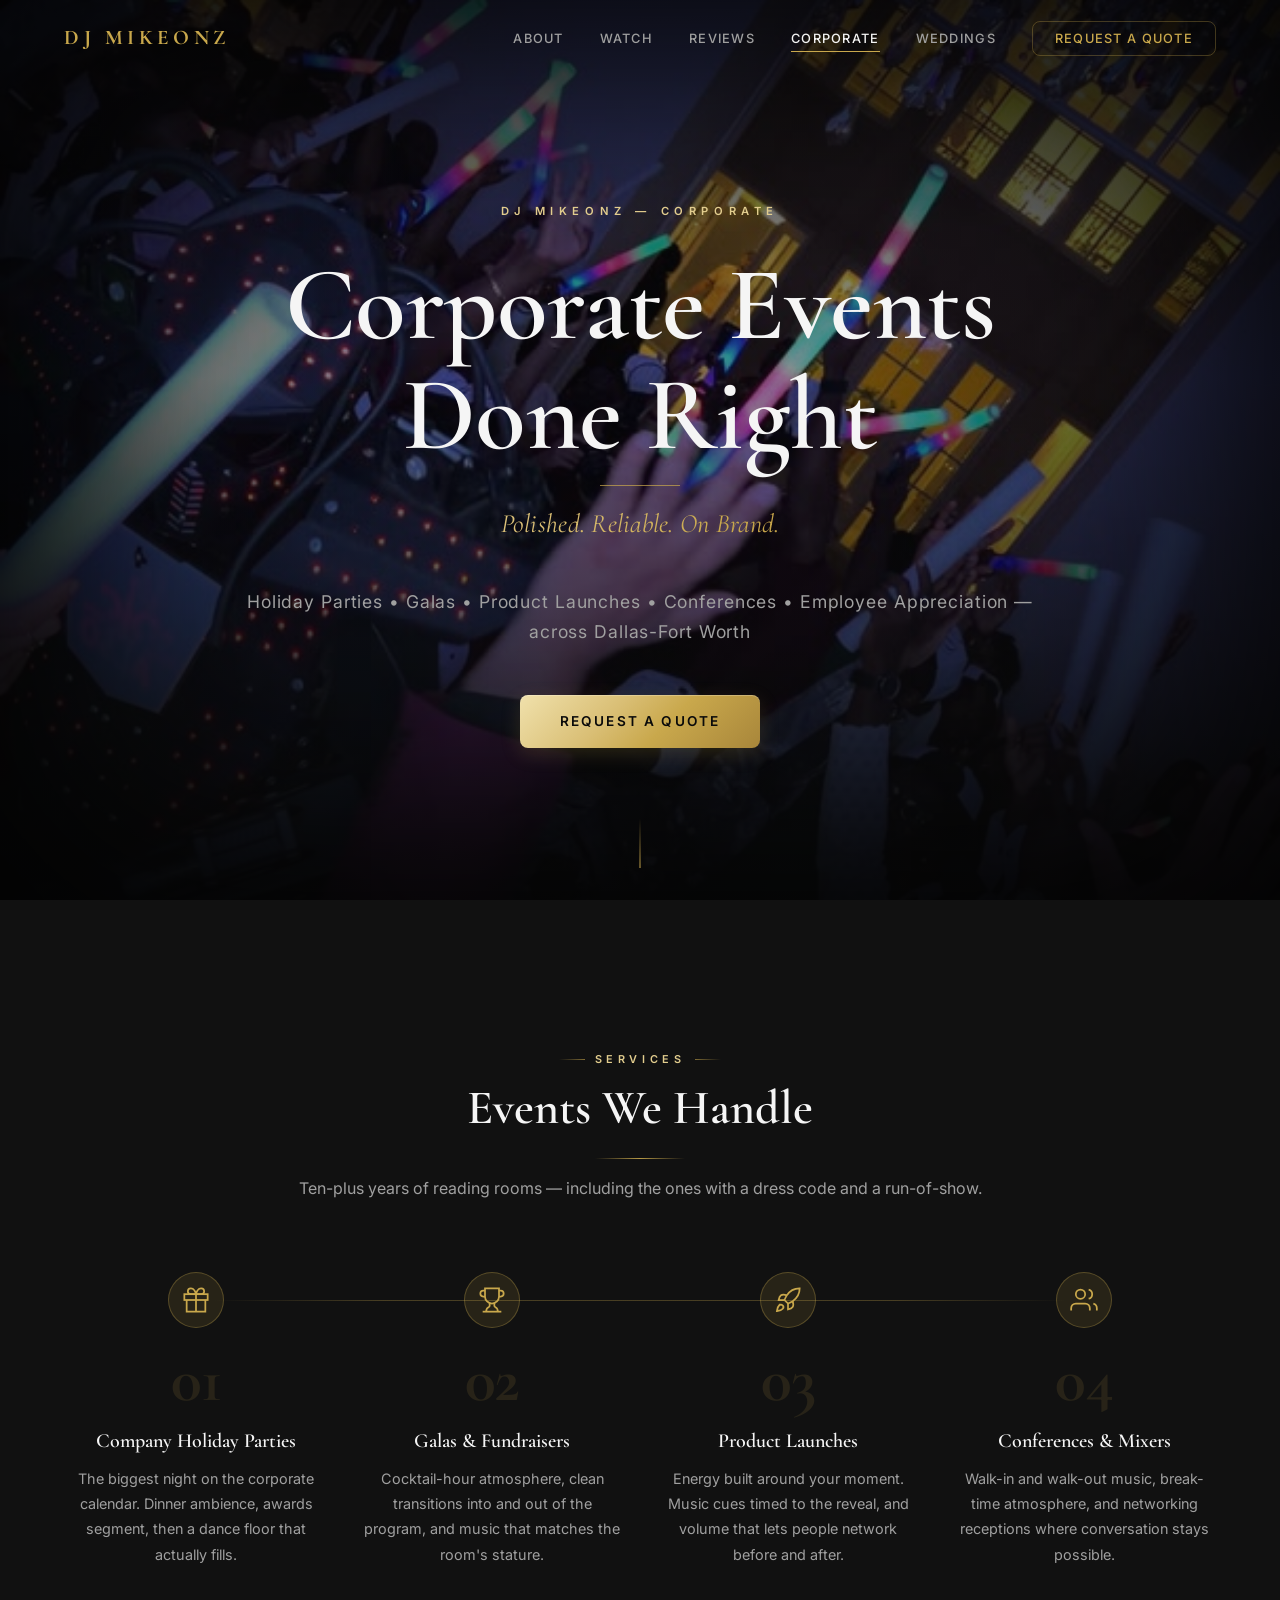
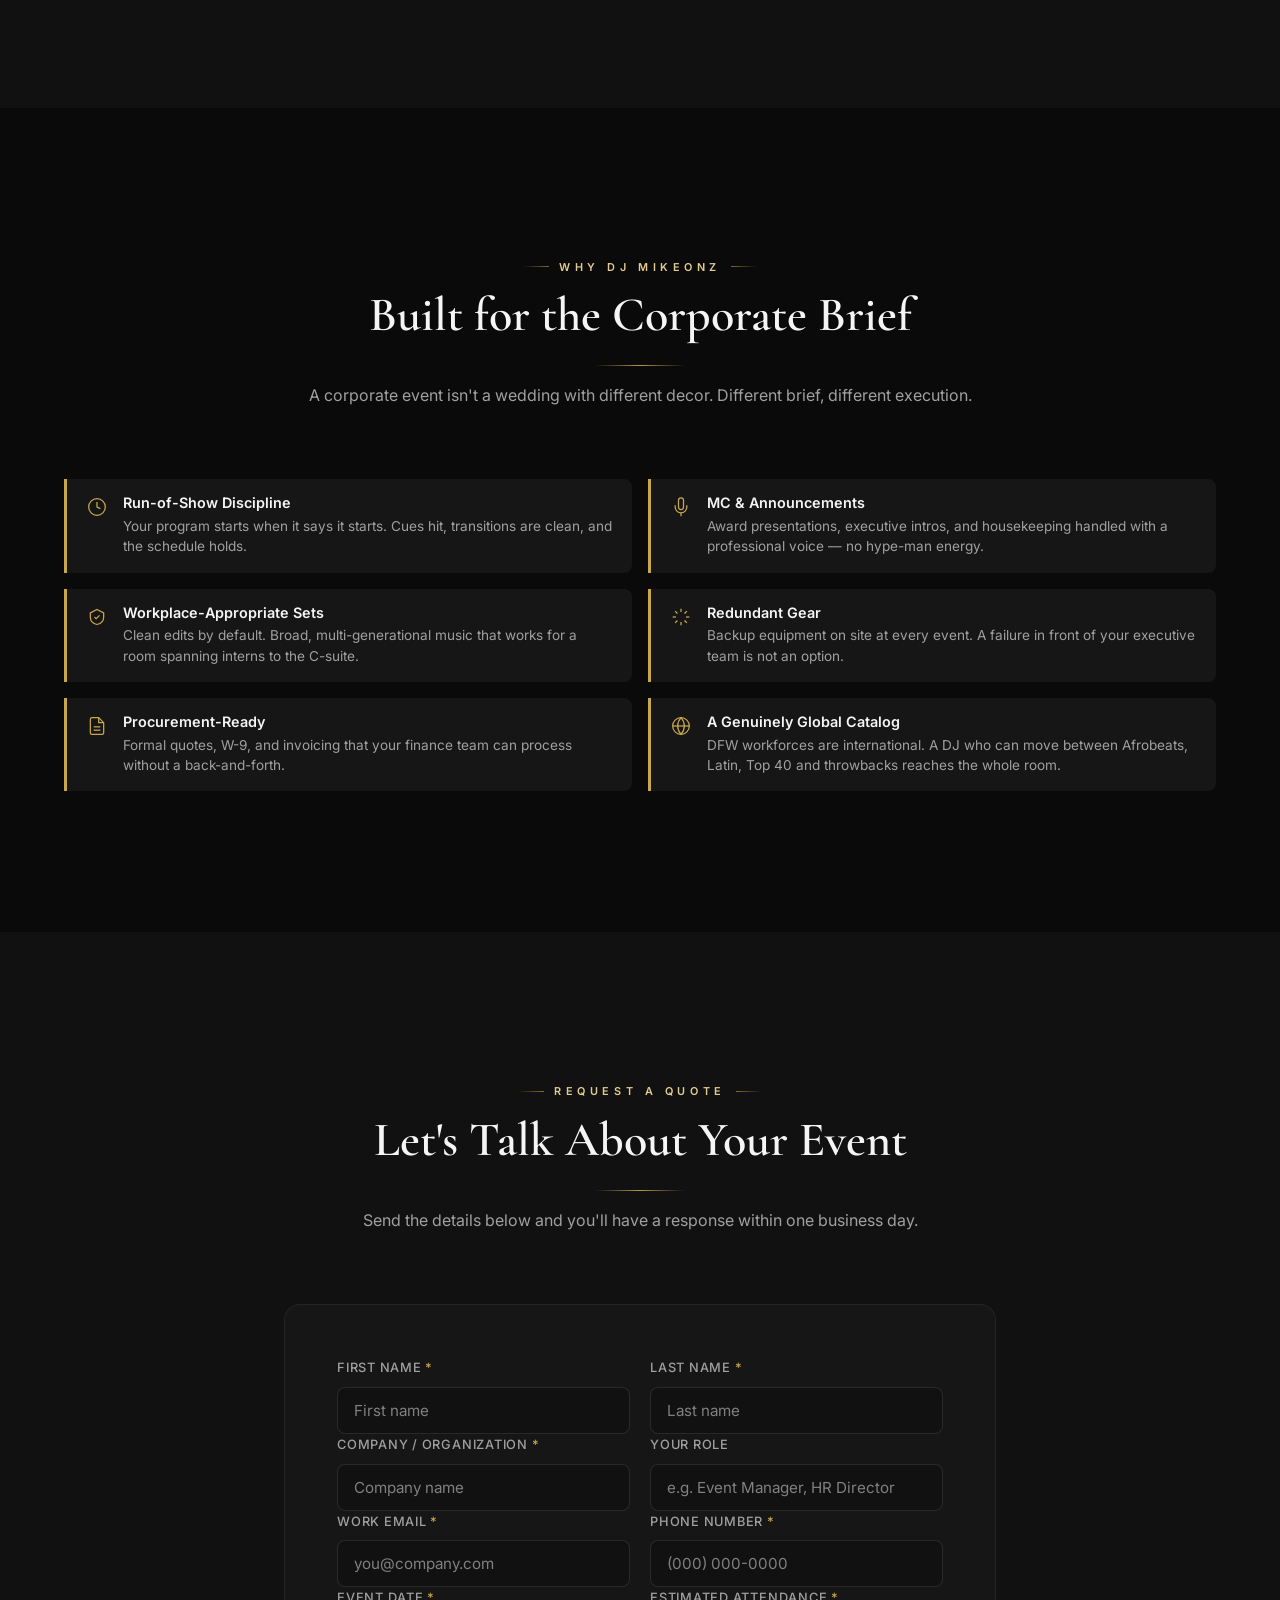
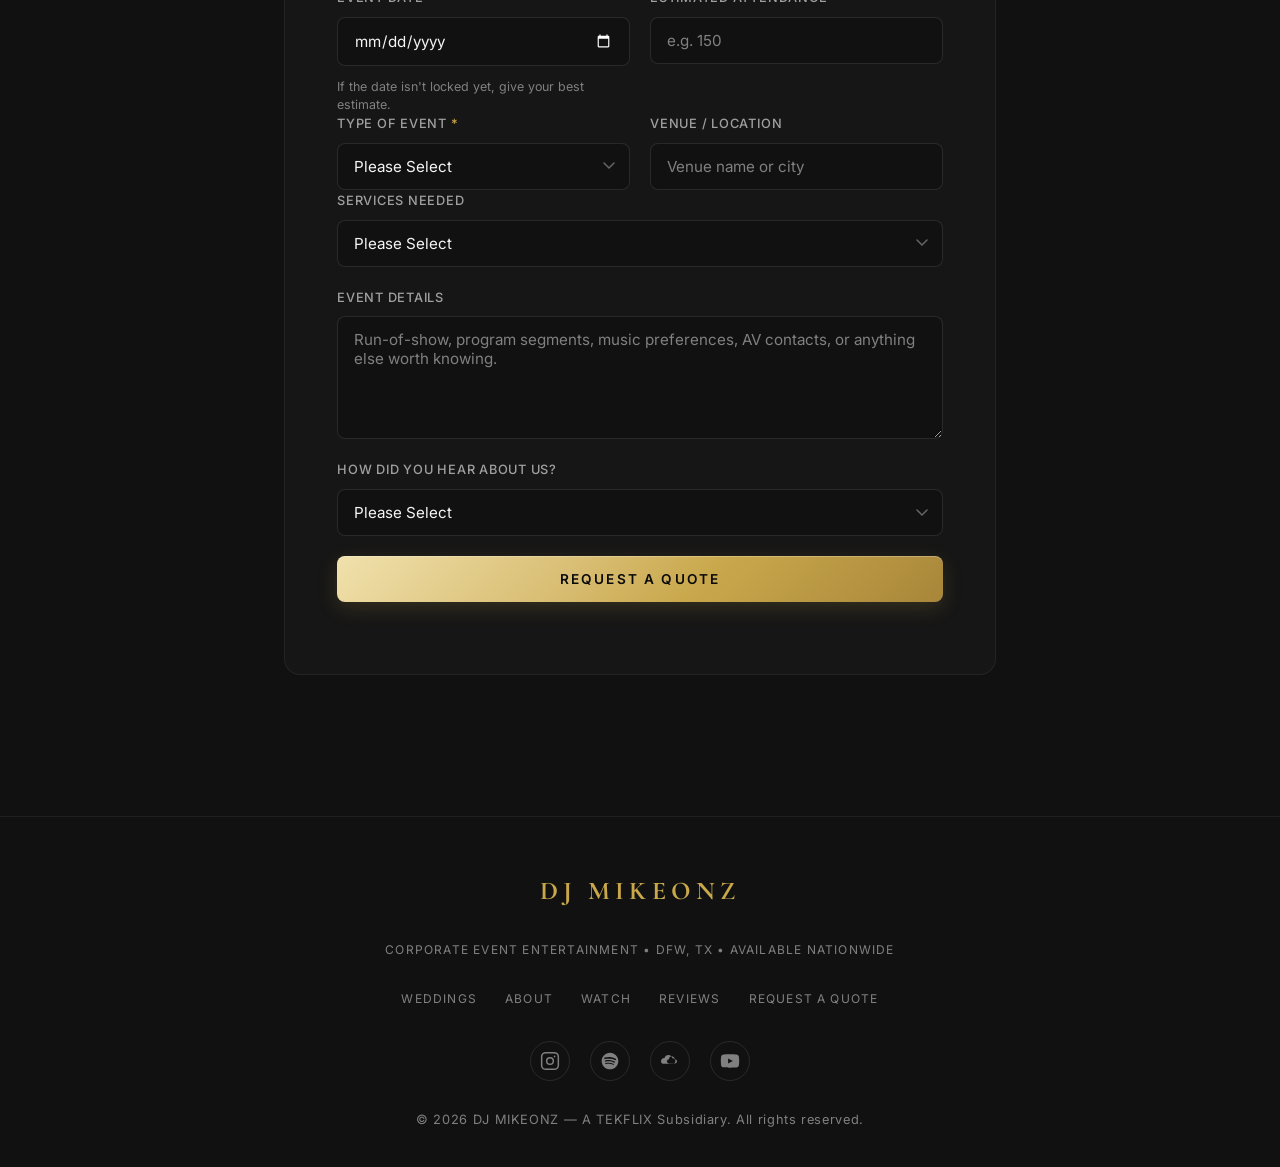
<file: corporate.html>
<!DOCTYPE html>
<html lang="en">
<head>
  <meta charset="UTF-8">
  <meta name="viewport" content="width=device-width, initial-scale=1.0">
  <title>Corporate Event DJ Dallas-Fort Worth | DJ MIKEONZ</title>
  <meta name="description" content="Professional corporate event DJ in Dallas-Fort Worth. Holiday parties, galas, product launches, conferences &amp; employee appreciation events. 10+ years, clean audio, MC services. Request a quote.">
  <meta name="keywords" content="corporate event DJ Dallas, corporate DJ DFW, company holiday party DJ Dallas, corporate event entertainment Fort Worth, gala DJ Dallas, conference DJ DFW, product launch DJ Dallas, company party DJ Dallas-Fort Worth, employee appreciation event DJ, professional event DJ DFW">
  <link rel="canonical" href="https://djmikeonz.com/corporate.html">
  <meta name="robots" content="index, follow, max-image-preview:large, max-snippet:-1, max-video-preview:-1">
  <meta name="author" content="DJ MIKEONZ">
  <meta name="theme-color" content="#0a0a0a">
  <link rel="icon" href="/favicon.svg" type="image/svg+xml">
  <link rel="apple-touch-icon" href="/apple-touch-icon.png">

  <!-- Open Graph -->
  <meta property="og:title" content="Corporate Event DJ Dallas-Fort Worth | DJ MIKEONZ">
  <meta property="og:description" content="Professional corporate event DJ in DFW — holiday parties, galas, product launches &amp; conferences. Polished, reliable, on-brand entertainment.">
  <meta property="og:type" content="website">
  <meta property="og:site_name" content="DJ MIKEONZ">
  <meta property="og:locale" content="en_US">
  <meta property="og:url" content="https://djmikeonz.com/corporate.html">
  <meta property="og:image" content="https://djmikeonz.com/assets/og-image.jpg">
  <meta property="og:image:width" content="1200">
  <meta property="og:image:height" content="630">
  <meta property="og:image:alt" content="DJ MIKEONZ — corporate event DJ in Dallas-Fort Worth, Texas">

  <!-- Twitter Card -->
  <meta name="twitter:card" content="summary_large_image">
  <meta name="twitter:title" content="Corporate Event DJ Dallas-Fort Worth | DJ MIKEONZ">
  <meta name="twitter:description" content="Professional corporate event DJ in DFW — holiday parties, galas, product launches &amp; conferences. Polished, reliable, on-brand entertainment.">
  <meta name="twitter:image" content="https://djmikeonz.com/assets/og-image.jpg">

  <!-- Geo targeting -->
  <meta name="geo.region" content="US-TX">
  <meta name="geo.placename" content="Dallas-Fort Worth, Texas">
  <meta name="geo.position" content="32.7767;-96.7970">
  <meta name="ICBM" content="32.7767, -96.7970">

  <!-- Fonts -->
  <link rel="preconnect" href="https://fonts.googleapis.com">
  <link rel="preconnect" href="https://fonts.gstatic.com" crossorigin>
  <link href="https://fonts.googleapis.com/css2?family=Cormorant+Garamond:wght@300;400;500;600;700&family=Inter:wght@300;400;500;600;700&display=swap" rel="stylesheet">

  <link rel="stylesheet" href="style.css">

  <!-- Structured data: corporate DJ service -->
  <script type="application/ld+json">
  {
    "@context": "https://schema.org",
    "@type": "Service",
    "@id": "https://djmikeonz.com/corporate.html#service",
    "name": "Corporate Event DJ Services — Dallas-Fort Worth",
    "serviceType": "Corporate Event DJ",
    "description": "Professional DJ and MC services for corporate events across the Dallas-Fort Worth Metroplex — company holiday parties, galas and fundraisers, product launches, conferences, employee appreciation events, and networking mixers.",
    "url": "https://djmikeonz.com/corporate.html",
    "provider": {
      "@type": ["LocalBusiness", "EntertainmentBusiness"],
      "@id": "https://djmikeonz.com/#business",
      "name": "DJ MIKEONZ",
      "url": "https://djmikeonz.com"
    },
    "areaServed": {
      "@type": "City",
      "name": "Dallas-Fort Worth Metroplex"
    },
    "audience": {
      "@type": "BusinessAudience",
      "name": "Corporate and organizational event planners"
    }
  }
  </script>

  <!-- Structured data: breadcrumb trail -->
  <script type="application/ld+json">
{
  "@context": "https://schema.org",
  "@type": "BreadcrumbList",
  "itemListElement": [
    {
      "@type": "ListItem",
      "position": 1,
      "name": "Home",
      "item": "https://djmikeonz.com/"
    },
    {
      "@type": "ListItem",
      "position": 2,
      "name": "Corporate Events",
      "item": "https://djmikeonz.com/corporate.html"
    }
  ]
}
  </script>
</head>
<body>

  <!-- ========== NAVBAR ========== -->
  <nav id="navbar">
    <div class="nav-container">
      <a href="/" class="nav-logo">DJ MIKEONZ</a>
      <button class="hamburger" id="hamburger" aria-label="Open menu" aria-expanded="false">
        <span></span><span></span><span></span>
      </button>
      <ul class="nav-links" id="nav-links">
        <li><a href="/#about">About</a></li>
        <li><a href="/#videos">Watch</a></li>
        <li><a href="/#reviews">Reviews</a></li>
        <li><a href="corporate.html" class="active">Corporate</a></li>
        <li><a href="/#booking">Weddings</a></li>
        <li><a href="#corporate-booking" class="nav-cta">Request a Quote</a></li>
      </ul>
    </div>
  </nav>

  <!-- ========== HERO ========== -->
  <section id="hero">
    <div class="hero-media" aria-hidden="true">
      <video class="hero-video" autoplay muted loop playsinline preload="metadata" poster="assets/dj-hero-poster.jpg">
        <source src="assets/dj-hero.mp4" type="video/mp4">
      </video>
    </div>
    <div class="hero-content">
      <p class="hero-label fade-in">DJ MIKEONZ &mdash; Corporate</p>
      <h1 class="fade-in">Corporate Events<br>Done Right</h1>
      <p class="hero-tagline fade-in">Polished. Reliable. On Brand.</p>
      <p class="hero-sub fade-in">Holiday Parties &bull; Galas &bull; Product Launches &bull; Conferences &bull; Employee Appreciation &mdash; across Dallas-Fort Worth</p>
      <div class="hero-cta-group fade-in">
        <a href="#corporate-booking" class="btn-primary">Request a Quote</a>
      </div>
    </div>
    <div class="hero-scroll-indicator">
      <span></span>
    </div>
  </section>

  <!-- ========== WHAT WE DO ========== -->
  <section id="corporate-services" class="section section-dark">
    <div class="container">
      <div class="section-heading fade-in">
        <p class="section-label">Services</p>
        <h2>Events We Handle</h2>
        <div class="gold-divider"></div>
        <p class="section-sub">Ten-plus years of reading rooms &mdash; including the ones with a dress code and a run-of-show.</p>
      </div>

      <div class="process-grid">

        <div class="process-step fade-in">
          <div class="process-icon">
            <svg width="28" height="28" viewBox="0 0 24 24" fill="none" stroke="currentColor" stroke-width="1.5"><path d="M20 12v10H4V12"/><rect x="2" y="7" width="20" height="5"/><line x1="12" y1="22" x2="12" y2="7"/><path d="M12 7H7.5a2.5 2.5 0 0 1 0-5C11 2 12 7 12 7z"/><path d="M12 7h4.5a2.5 2.5 0 0 0 0-5C13 2 12 7 12 7z"/></svg>
          </div>
          <div class="process-number">01</div>
          <h3 class="process-title">Company Holiday Parties</h3>
          <p class="process-desc">The biggest night on the corporate calendar. Dinner ambience, awards segment, then a dance floor that actually fills.</p>
        </div>

        <div class="process-step fade-in">
          <div class="process-icon">
            <svg width="28" height="28" viewBox="0 0 24 24" fill="none" stroke="currentColor" stroke-width="1.5"><path d="M6 9H4.5a2.5 2.5 0 0 1 0-5H6"/><path d="M18 9h1.5a2.5 2.5 0 0 0 0-5H18"/><path d="M4 22h16"/><path d="M10 14.66V17c0 .55-.47.98-.97 1.21C7.85 18.75 7 20.24 7 22"/><path d="M14 14.66V17c0 .55.47.98.97 1.21C16.15 18.75 17 20.24 17 22"/><path d="M18 2H6v7a6 6 0 0 0 12 0V2z"/></svg>
          </div>
          <div class="process-number">02</div>
          <h3 class="process-title">Galas &amp; Fundraisers</h3>
          <p class="process-desc">Cocktail-hour atmosphere, clean transitions into and out of the program, and music that matches the room's stature.</p>
        </div>

        <div class="process-step fade-in">
          <div class="process-icon">
            <svg width="28" height="28" viewBox="0 0 24 24" fill="none" stroke="currentColor" stroke-width="1.5"><path d="M4.5 16.5c-1.5 1.26-2 5-2 5s3.74-.5 5-2c.71-.84.7-2.13-.09-2.91a2.18 2.18 0 0 0-2.91 0z"/><path d="M12 15l-3-3a22 22 0 0 1 2-3.95A12.88 12.88 0 0 1 22 2c0 2.72-.78 7.5-6 11a22.35 22.35 0 0 1-4 2z"/><path d="M9 12H4s.55-3.03 2-4c1.62-1.08 5 0 5 0"/><path d="M12 15v5s3.03-.55 4-2c1.08-1.62 0-5 0-5"/></svg>
          </div>
          <div class="process-number">03</div>
          <h3 class="process-title">Product Launches</h3>
          <p class="process-desc">Energy built around your moment. Music cues timed to the reveal, and volume that lets people network before and after.</p>
        </div>

        <div class="process-step fade-in">
          <div class="process-icon">
            <svg width="28" height="28" viewBox="0 0 24 24" fill="none" stroke="currentColor" stroke-width="1.5"><path d="M17 21v-2a4 4 0 0 0-4-4H5a4 4 0 0 0-4 4v2"/><circle cx="9" cy="7" r="4"/><path d="M23 21v-2a4 4 0 0 0-3-3.87"/><path d="M16 3.13a4 4 0 0 1 0 7.75"/></svg>
          </div>
          <div class="process-number">04</div>
          <h3 class="process-title">Conferences &amp; Mixers</h3>
          <p class="process-desc">Walk-in and walk-out music, break-time atmosphere, and networking receptions where conversation stays possible.</p>
        </div>

      </div>
    </div>
  </section>

  <!-- ========== WHY MIKEONZ FOR CORPORATE ========== -->
  <section id="corporate-why" class="section">
    <div class="container">
      <div class="section-heading fade-in">
        <p class="section-label">Why DJ MIKEONZ</p>
        <h2>Built for the Corporate Brief</h2>
        <div class="gold-divider"></div>
        <p class="section-sub">A corporate event isn't a wedding with different decor. Different brief, different execution.</p>
      </div>

      <div class="specialties">

        <div class="specialty-card fade-in">
          <span class="specialty-icon">
            <svg width="20" height="20" viewBox="0 0 24 24" fill="none" stroke="currentColor" stroke-width="1.5"><circle cx="12" cy="12" r="10"/><polyline points="12 6 12 12 16 14"/></svg>
          </span>
          <div>
            <h3>Run-of-Show Discipline</h3>
            <p>Your program starts when it says it starts. Cues hit, transitions are clean, and the schedule holds.</p>
          </div>
        </div>

        <div class="specialty-card fade-in">
          <span class="specialty-icon">
            <svg width="20" height="20" viewBox="0 0 24 24" fill="none" stroke="currentColor" stroke-width="1.5"><path d="M12 1a3 3 0 0 0-3 3v8a3 3 0 0 0 6 0V4a3 3 0 0 0-3-3z"/><path d="M19 10v2a7 7 0 0 1-14 0v-2"/><line x1="12" y1="19" x2="12" y2="23"/></svg>
          </span>
          <div>
            <h3>MC &amp; Announcements</h3>
            <p>Award presentations, executive intros, and housekeeping handled with a professional voice &mdash; no hype-man energy.</p>
          </div>
        </div>

        <div class="specialty-card fade-in">
          <span class="specialty-icon">
            <svg width="20" height="20" viewBox="0 0 24 24" fill="none" stroke="currentColor" stroke-width="1.5"><path d="M9 12l2 2 4-4"/><path d="M12 3l8 4v5c0 4.5-3 8-8 9-5-1-8-4.5-8-9V7z"/></svg>
          </span>
          <div>
            <h3>Workplace-Appropriate Sets</h3>
            <p>Clean edits by default. Broad, multi-generational music that works for a room spanning interns to the C-suite.</p>
          </div>
        </div>

        <div class="specialty-card fade-in">
          <span class="specialty-icon">
            <svg width="20" height="20" viewBox="0 0 24 24" fill="none" stroke="currentColor" stroke-width="1.5"><path d="M12 2v4"/><path d="M12 18v4"/><path d="M4.93 4.93l2.83 2.83"/><path d="M16.24 16.24l2.83 2.83"/><path d="M2 12h4"/><path d="M18 12h4"/><path d="M4.93 19.07l2.83-2.83"/><path d="M16.24 7.76l2.83-2.83"/></svg>
          </span>
          <div>
            <h3>Redundant Gear</h3>
            <p>Backup equipment on site at every event. A failure in front of your executive team is not an option.</p>
          </div>
        </div>

        <div class="specialty-card fade-in">
          <span class="specialty-icon">
            <svg width="20" height="20" viewBox="0 0 24 24" fill="none" stroke="currentColor" stroke-width="1.5"><path d="M14 2H6a2 2 0 0 0-2 2v16a2 2 0 0 0 2 2h12a2 2 0 0 0 2-2V8z"/><polyline points="14 2 14 8 20 8"/><line x1="16" y1="13" x2="8" y2="13"/><line x1="16" y1="17" x2="8" y2="17"/></svg>
          </span>
          <div>
            <h3>Procurement-Ready</h3>
            <p>Formal quotes, W-9, and invoicing that your finance team can process without a back-and-forth.</p>
          </div>
        </div>

        <div class="specialty-card fade-in">
          <span class="specialty-icon">
            <svg width="20" height="20" viewBox="0 0 24 24" fill="none" stroke="currentColor" stroke-width="1.5"><circle cx="12" cy="12" r="10"/><path d="M2 12h20"/><path d="M12 2a15.3 15.3 0 0 1 4 10 15.3 15.3 0 0 1-4 10 15.3 15.3 0 0 1-4-10 15.3 15.3 0 0 1 4-10z"/></svg>
          </span>
          <div>
            <h3>A Genuinely Global Catalog</h3>
            <p>DFW workforces are international. A DJ who can move between Afrobeats, Latin, Top 40 and throwbacks reaches the whole room.</p>
          </div>
        </div>

      </div>
    </div>
  </section>

  <!--
  ==========================================================================
  CORPORATE PORTFOLIO — hidden until there's real content to show.

  TO ACTIVATE: delete this comment wrapper (this line and the closing one
  below), then fill in real clients/photos. Do NOT publish placeholder or
  invented client names — an empty or fake portfolio is worse than none.

  <section id="corporate-portfolio" class="section section-dark">
    <div class="container">
      <div class="section-heading fade-in">
        <p class="section-label">Portfolio</p>
        <h2>Recent Corporate Work</h2>
        <div class="gold-divider"></div>
      </div>
      <div class="process-grid">

        <div class="process-step fade-in">
          <h3 class="process-title">CLIENT OR EVENT NAME</h3>
          <p class="process-desc">Event type, venue, guest count, and one line on what you delivered.</p>
        </div>

        (duplicate the block above for each event)

      </div>
    </div>
  </section>
  ==========================================================================
  -->

  <!-- ========== CORPORATE BOOKING FORM ========== -->
  <section id="corporate-booking" class="section section-dark">
    <div class="container container-narrow">
      <div class="section-heading fade-in">
        <p class="section-label">Request a Quote</p>
        <h2>Let's Talk About Your Event</h2>
        <div class="gold-divider"></div>
        <p class="section-sub">Send the details below and you'll have a response within one business day.</p>
      </div>

      <form id="booking-form" class="booking-form fade-in" action="https://api.web3forms.com/submit" method="POST" novalidate>

        <input type="hidden" name="access_key" value="8cca46d4-7761-4933-be19-0a50e15df202">
        <input type="hidden" name="subject" value="New CORPORATE Inquiry — DJ MIKEONZ">
        <input type="hidden" name="from_name" value="DJ MIKEONZ Website — Corporate">
        <input type="hidden" name="event_type" value="Corporate Event">
        <!-- Honeypot anti-spam field -->
        <input type="checkbox" name="botcheck" style="display:none">

        <div class="form-row">
          <div class="form-group">
            <label for="first-name">First Name <span class="required">*</span></label>
            <input type="text" id="first-name" name="first_name" placeholder="First name" required>
          </div>
          <div class="form-group">
            <label for="last-name">Last Name <span class="required">*</span></label>
            <input type="text" id="last-name" name="last_name" placeholder="Last name" required>
          </div>
        </div>

        <div class="form-row">
          <div class="form-group">
            <label for="company">Company / Organization <span class="required">*</span></label>
            <input type="text" id="company" name="company" placeholder="Company name" required>
          </div>
          <div class="form-group">
            <label for="job-title">Your Role</label>
            <input type="text" id="job-title" name="job_title" placeholder="e.g. Event Manager, HR Director">
          </div>
        </div>

        <div class="form-row">
          <div class="form-group">
            <label for="email">Work Email <span class="required">*</span></label>
            <input type="email" id="email" name="email" placeholder="you@company.com" required>
          </div>
          <div class="form-group">
            <label for="phone">Phone Number <span class="required">*</span></label>
            <input type="tel" id="phone" name="phone" placeholder="(000) 000-0000" required>
          </div>
        </div>

        <div class="form-row">
          <div class="form-group">
            <label for="event-date">Event Date <span class="required">*</span></label>
            <input type="date" id="event-date" name="event_date" required>
            <span class="field-hint">If the date isn't locked yet, give your best estimate.</span>
          </div>
          <div class="form-group">
            <label for="guest-count">Estimated Attendance <span class="required">*</span></label>
            <input type="number" id="guest-count" name="guest_count" placeholder="e.g. 150" min="1" required>
          </div>
        </div>

        <div class="form-row">
          <div class="form-group">
            <label for="corporate-event-type">Type of Event <span class="required">*</span></label>
            <select id="corporate-event-type" name="corporate_event_type" required>
              <option value="" disabled selected>Please Select</option>
              <option value="Holiday party">Company holiday party</option>
              <option value="Gala / fundraiser">Gala / fundraiser</option>
              <option value="Product launch">Product launch</option>
              <option value="Conference / summit">Conference / summit</option>
              <option value="Employee appreciation">Employee appreciation</option>
              <option value="Networking mixer">Networking mixer</option>
              <option value="Other">Other</option>
            </select>
          </div>
          <div class="form-group">
            <label for="venue">Venue / Location</label>
            <input type="text" id="venue" name="venue" placeholder="Venue name or city">
          </div>
        </div>

        <div class="form-group">
          <label for="services-needed">Services Needed</label>
          <select id="services-needed" name="services_needed">
            <option value="" disabled selected>Please Select</option>
            <option value="DJ only">DJ only</option>
            <option value="DJ + MC / announcements">DJ + MC / announcements</option>
            <option value="DJ + MC + uplighting">DJ + MC + uplighting</option>
            <option value="Full production — not sure yet">Full production &mdash; not sure yet</option>
          </select>
        </div>

        <div class="form-group">
          <label for="details">Event Details</label>
          <textarea id="details" name="details" rows="5" placeholder="Run-of-show, program segments, music preferences, AV contacts, or anything else worth knowing."></textarea>
        </div>

        <div class="form-group">
          <label for="referral">How did you hear about us?</label>
          <select id="referral" name="referral_source">
            <option value="" disabled selected>Please Select</option>
            <option value="Google">Google</option>
            <option value="Instagram">Instagram</option>
            <option value="LinkedIn">LinkedIn</option>
            <option value="GigSalad">GigSalad</option>
            <option value="Referral from a colleague">Referral from a colleague</option>
            <option value="Past client">Past client</option>
            <option value="Event planner / venue">Event planner / venue</option>
            <option value="Other">Other</option>
          </select>
        </div>

        <div id="referral-other-wrap" style="display:none;">
          <div class="form-group">
            <label for="referral-other">Please specify</label>
            <input type="text" id="referral-other" name="referral_other" placeholder="How did you find us?">
          </div>
        </div>

        <div class="form-group">
          <button type="submit" class="btn-primary btn-full" id="submit-btn">
            <span class="btn-text">Request a Quote</span>
            <span class="btn-loading" hidden>Sending...</span>
          </button>
        </div>

        <div id="form-success" class="form-message form-success" hidden>
          Thanks for your inquiry! I'll be in touch within one business day.
        </div>
        <div id="form-error" class="form-message form-error" hidden>
          Something went wrong. Please try again.
        </div>

      </form>
    </div>
  </section>

  <!-- ========== FOOTER ========== -->
  <footer id="footer">
    <div class="container">
      <p class="footer-logo">DJ MIKEONZ</p>
      <p class="footer-tagline">Corporate Event Entertainment &bull; DFW, TX &bull; Available Nationwide</p>
      <nav class="footer-links" aria-label="Footer navigation">
        <a href="/">Weddings</a>
        <a href="/#about">About</a>
        <a href="/#videos">Watch</a>
        <a href="/#reviews">Reviews</a>
        <a href="#corporate-booking">Request a Quote</a>
      </nav>
      <div class="footer-social">
        <a href="https://www.instagram.com/djmikeonz/?hl=en" target="_blank" rel="noopener" aria-label="Instagram">
          <svg width="20" height="20" viewBox="0 0 24 24" fill="none" stroke="currentColor" stroke-width="1.8"><rect x="2" y="2" width="20" height="20" rx="5" ry="5"/><circle cx="12" cy="12" r="4"/><circle cx="17.5" cy="6.5" r="1" fill="currentColor" stroke="none"/></svg>
        </a>
        <a href="https://open.spotify.com/user/1214322397" target="_blank" rel="noopener" aria-label="Spotify">
          <svg width="20" height="20" viewBox="0 0 24 24" fill="currentColor"><path d="M12 2C6.477 2 2 6.477 2 12s4.477 10 10 10 10-4.477 10-10S17.523 2 12 2zm4.586 14.424a.622.622 0 0 1-.857.207c-2.348-1.435-5.304-1.76-8.785-.964a.623.623 0 0 1-.277-1.215c3.809-.87 7.077-.496 9.712 1.115a.623.623 0 0 1 .207.857zm1.223-2.722a.78.78 0 0 1-1.072.257c-2.687-1.652-6.785-2.131-9.965-1.166a.78.78 0 0 1-.973-.519.781.781 0 0 1 .519-.972c3.632-1.102 8.147-.568 11.234 1.328a.78.78 0 0 1 .257 1.072zm.105-2.835C14.692 8.95 9.375 8.775 6.297 9.71a.937.937 0 1 1-.543-1.794c3.532-1.073 9.404-.865 13.115 1.338a.937.937 0 0 1-.955 1.613z"/></svg>
        </a>
        <a href="https://on.soundcloud.com/rkYGI7pKvVJqIV49iE" target="_blank" rel="noopener" aria-label="SoundCloud">
          <svg width="20" height="20" viewBox="0 0 24 24" fill="currentColor"><path d="M1.175 12.225C1.175 10.053 2.943 8.286 5.115 8.286c.113 0 .226.005.338.016C5.97 6.272 7.862 4.8 10.13 4.8c2.4 0 4.363 1.643 4.758 3.82a3.3 3.3 0 0 1 .304-.018c1.817 0 3.29 1.472 3.29 3.29s-1.473 3.29-3.29 3.29H3.554C2.236 15.182 1.175 13.84 1.175 12.225zM17.817 9.048c-.112 0-.223.008-.332.024-.278-1.584-1.654-2.793-3.318-2.793-1.85 0-3.35 1.5-3.35 3.35 0 .045.001.09.003.135a2.625 2.625 0 0 0-.003 5.248h7c1.45 0 2.625-1.175 2.625-2.625s-1.175-2.625-2.625-2.625z"/></svg>
        </a>
        <a href="https://www.youtube.com/@DJMIKEONZ" target="_blank" rel="noopener" aria-label="YouTube">
          <svg width="20" height="20" viewBox="0 0 24 24" fill="currentColor"><path d="M22.54 6.42a2.78 2.78 0 0 0-1.95-1.96C18.88 4 12 4 12 4s-6.88 0-8.59.46A2.78 2.78 0 0 0 1.46 6.42 29 29 0 0 0 1 12a29 29 0 0 0 .46 5.58 2.78 2.78 0 0 0 1.95 1.96C5.12 20 12 20 12 20s6.88 0 8.59-.46a2.78 2.78 0 0 0 1.96-1.96A29 29 0 0 0 23 12a29 29 0 0 0-.46-5.58zM9.75 15.02V8.98L15.5 12l-5.75 3.02z"/></svg>
        </a>
      </div>
      <p class="footer-copy">&copy; 2026 DJ MIKEONZ &mdash; A TEKFLIX Subsidiary. All rights reserved.</p>
    </div>
  </footer>

  <script src="main.js"></script>
</body>
</html>
</file>
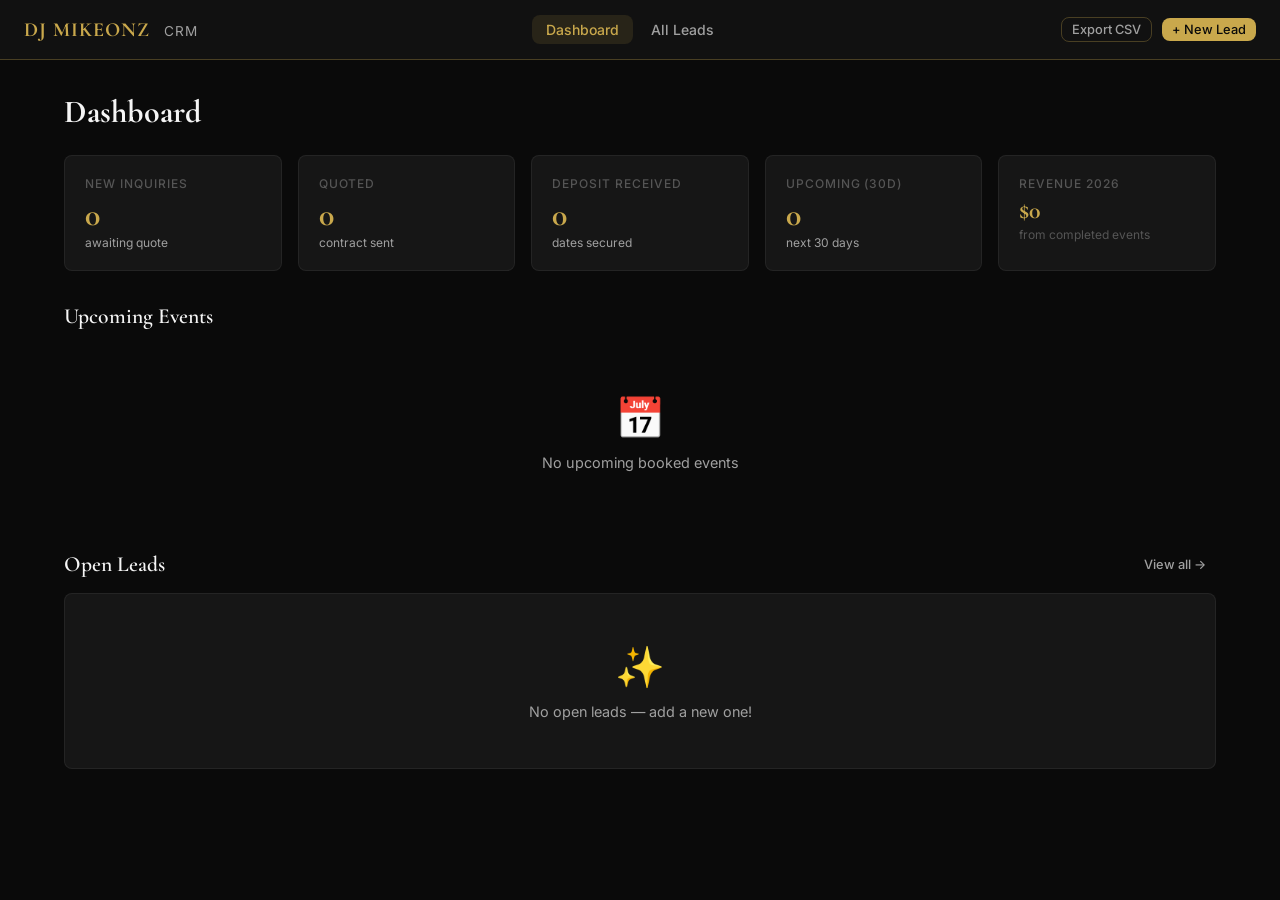
<file: crm.html>
<!DOCTYPE html>
<html lang="en">
<head>
  <meta charset="UTF-8">
  <meta name="viewport" content="width=device-width, initial-scale=1.0">
  <title>DJ MIKEONZ — CRM</title>
  <link rel="preconnect" href="https://fonts.googleapis.com">
  <link rel="preconnect" href="https://fonts.gstatic.com" crossorigin>
  <link href="https://fonts.googleapis.com/css2?family=Cormorant+Garamond:wght@400;600;700&family=Inter:wght@300;400;500;600&display=swap" rel="stylesheet">
  <style>
    :root {
      --bg-primary:      #0a0a0a;
      --bg-secondary:    #111111;
      --bg-card:         #161616;
      --accent-gold:     #c9a84c;
      --accent-gold-dim: rgba(201, 168, 76, 0.12);
      --accent-gold-border: rgba(201, 168, 76, 0.3);
      --text-primary:    #f5f5f5;
      --text-secondary:  #a0a0a0;
      --text-muted:      #555555;
      --font-display:    'Cormorant Garamond', Georgia, serif;
      --font-body:       'Inter', system-ui, sans-serif;
      --radius:          8px;
      --transition:      0.25s ease;

      /* Status colors — pipeline: new-inquiry → quoted → deposit-received → completed */
      --status-new-inquiry:      #4a9eff;
      --status-quoted:           #a78bfa;
      --status-deposit-received: #c9a84c;
      --status-completed:        #34d399;
      --status-archived:         #6b7280;
    }

    *, *::before, *::after { box-sizing: border-box; margin: 0; padding: 0; }

    html { font-size: 16px; }

    body {
      background: var(--bg-primary);
      color: var(--text-primary);
      font-family: var(--font-body);
      min-height: 100vh;
    }

    a { color: inherit; text-decoration: none; }

    /* ===== LAYOUT ===== */

    .app-header {
      background: var(--bg-secondary);
      border-bottom: 1px solid var(--accent-gold-border);
      padding: 0 24px;
      display: flex;
      align-items: center;
      justify-content: space-between;
      height: 60px;
      position: sticky;
      top: 0;
      z-index: 100;
    }

    .app-logo {
      font-family: var(--font-display);
      font-size: 1.25rem;
      font-weight: 700;
      color: var(--accent-gold);
      letter-spacing: 0.05em;
    }

    .app-logo span {
      color: var(--text-secondary);
      font-weight: 400;
      font-size: 0.85rem;
      margin-left: 8px;
      font-family: var(--font-body);
    }

    .header-actions {
      display: flex;
      gap: 10px;
      align-items: center;
    }

    .nav-tabs {
      display: flex;
      gap: 4px;
    }

    .nav-tab {
      background: none;
      border: none;
      color: var(--text-secondary);
      font-family: var(--font-body);
      font-size: 0.875rem;
      font-weight: 500;
      padding: 6px 14px;
      border-radius: var(--radius);
      cursor: pointer;
      transition: var(--transition);
    }

    .nav-tab:hover { color: var(--text-primary); background: rgba(255,255,255,0.05); }
    .nav-tab.active { color: var(--accent-gold); background: var(--accent-gold-dim); }

    .app-main {
      max-width: 1200px;
      margin: 0 auto;
      padding: 32px 24px;
    }

    /* ===== VIEWS ===== */

    .view { display: none; }
    .view.active { display: block; }

    /* ===== BUTTONS ===== */

    .btn {
      display: inline-flex;
      align-items: center;
      gap: 6px;
      padding: 8px 16px;
      border-radius: var(--radius);
      border: none;
      font-family: var(--font-body);
      font-size: 0.875rem;
      font-weight: 500;
      cursor: pointer;
      transition: var(--transition);
      white-space: nowrap;
    }

    .btn-primary {
      background: var(--accent-gold);
      color: #0a0a0a;
    }
    .btn-primary:hover { background: #d4b45a; }

    .btn-outline {
      background: none;
      border: 1px solid var(--accent-gold-border);
      color: var(--text-secondary);
    }
    .btn-outline:hover { border-color: var(--accent-gold); color: var(--accent-gold); }

    .btn-ghost {
      background: none;
      border: none;
      color: var(--text-secondary);
      padding: 6px 10px;
    }
    .btn-ghost:hover { color: var(--text-primary); }

    .btn-danger {
      background: none;
      border: 1px solid rgba(239,68,68,0.3);
      color: #f87171;
    }
    .btn-danger:hover { background: rgba(239,68,68,0.1); }

    .btn-sm {
      padding: 4px 10px;
      font-size: 0.8rem;
    }

    /* ===== DASHBOARD ===== */

    .page-title {
      font-family: var(--font-display);
      font-size: 2rem;
      font-weight: 700;
      color: var(--text-primary);
      margin-bottom: 24px;
    }

    .stats-grid {
      display: grid;
      grid-template-columns: repeat(auto-fit, minmax(160px, 1fr));
      gap: 16px;
      margin-bottom: 32px;
    }

    .stat-card {
      background: var(--bg-card);
      border: 1px solid rgba(255,255,255,0.06);
      border-radius: var(--radius);
      padding: 20px;
    }

    .stat-label {
      font-size: 0.75rem;
      font-weight: 500;
      text-transform: uppercase;
      letter-spacing: 0.08em;
      color: var(--text-muted);
      margin-bottom: 8px;
    }

    .stat-value {
      font-family: var(--font-display);
      font-size: 2rem;
      font-weight: 700;
      color: var(--accent-gold);
      line-height: 1;
    }

    .stat-sub {
      font-size: 0.75rem;
      color: var(--text-secondary);
      margin-top: 4px;
    }

    .section-header {
      display: flex;
      align-items: center;
      justify-content: space-between;
      margin-bottom: 16px;
    }

    .section-title {
      font-family: var(--font-display);
      font-size: 1.35rem;
      font-weight: 600;
      color: var(--text-primary);
    }

    /* ===== TABLE ===== */

    .table-wrap {
      background: var(--bg-card);
      border: 1px solid rgba(255,255,255,0.06);
      border-radius: var(--radius);
      overflow: hidden;
    }

    table {
      width: 100%;
      border-collapse: collapse;
    }

    th {
      text-align: left;
      font-size: 0.72rem;
      font-weight: 600;
      text-transform: uppercase;
      letter-spacing: 0.08em;
      color: var(--text-muted);
      padding: 12px 16px;
      border-bottom: 1px solid rgba(255,255,255,0.06);
      background: rgba(255,255,255,0.02);
    }

    td {
      padding: 13px 16px;
      font-size: 0.875rem;
      color: var(--text-secondary);
      border-bottom: 1px solid rgba(255,255,255,0.04);
    }

    tr:last-child td { border-bottom: none; }

    tr:hover td { background: rgba(255,255,255,0.02); }

    .td-name {
      font-weight: 500;
      color: var(--text-primary);
    }

    .td-actions {
      display: flex;
      gap: 4px;
      justify-content: flex-end;
    }

    /* ===== STATUS BADGE ===== */

    .badge {
      display: inline-block;
      padding: 3px 10px;
      border-radius: 20px;
      font-size: 0.72rem;
      font-weight: 600;
      letter-spacing: 0.04em;
      text-transform: uppercase;
    }

    .badge-new-inquiry      { background: rgba(74,158,255,0.15);  color: var(--status-new-inquiry); }
    .badge-quoted           { background: rgba(167,139,250,0.15); color: var(--status-quoted); }
    .badge-deposit-received { background: rgba(201,168,76,0.15);  color: var(--status-deposit-received); }
    .badge-completed        { background: rgba(52,211,153,0.15);  color: var(--status-completed); }
    .badge-archived         { background: rgba(107,114,128,0.15); color: var(--status-archived); }

    /* ===== FILTERS ===== */

    .filters {
      display: flex;
      gap: 8px;
      flex-wrap: wrap;
      margin-bottom: 16px;
    }

    .filter-btn {
      background: var(--bg-card);
      border: 1px solid rgba(255,255,255,0.06);
      color: var(--text-secondary);
      font-family: var(--font-body);
      font-size: 0.8rem;
      font-weight: 500;
      padding: 5px 12px;
      border-radius: 20px;
      cursor: pointer;
      transition: var(--transition);
    }

    .filter-btn:hover { border-color: var(--accent-gold-border); color: var(--text-primary); }
    .filter-btn.active { border-color: var(--accent-gold); color: var(--accent-gold); background: var(--accent-gold-dim); }

    /* ===== SEARCH ===== */

    .search-row {
      display: flex;
      gap: 12px;
      align-items: center;
      margin-bottom: 16px;
    }

    .search-input {
      flex: 1;
      background: var(--bg-card);
      border: 1px solid rgba(255,255,255,0.08);
      border-radius: var(--radius);
      color: var(--text-primary);
      font-family: var(--font-body);
      font-size: 0.875rem;
      padding: 8px 14px;
      outline: none;
      transition: var(--transition);
    }

    .search-input::placeholder { color: var(--text-muted); }
    .search-input:focus { border-color: var(--accent-gold-border); }

    /* ===== EMPTY STATE ===== */

    .empty-state {
      text-align: center;
      padding: 48px 24px;
      color: var(--text-muted);
    }

    .empty-state-icon {
      font-size: 2.5rem;
      margin-bottom: 12px;
    }

    .empty-state-text {
      font-size: 0.9rem;
      color: var(--text-secondary);
    }

    /* ===== MODAL ===== */

    .modal-overlay {
      position: fixed;
      inset: 0;
      background: rgba(0,0,0,0.75);
      z-index: 200;
      display: flex;
      align-items: flex-start;
      justify-content: center;
      padding: 40px 16px;
      overflow-y: auto;
      opacity: 0;
      pointer-events: none;
      transition: opacity 0.2s ease;
    }

    .modal-overlay.open {
      opacity: 1;
      pointer-events: all;
    }

    .modal {
      background: var(--bg-secondary);
      border: 1px solid var(--accent-gold-border);
      border-radius: 12px;
      width: 100%;
      max-width: 640px;
      padding: 32px;
      transform: translateY(-12px);
      transition: transform 0.2s ease;
    }

    .modal-overlay.open .modal { transform: translateY(0); }

    .modal-header {
      display: flex;
      align-items: center;
      justify-content: space-between;
      margin-bottom: 24px;
    }

    .modal-title {
      font-family: var(--font-display);
      font-size: 1.5rem;
      font-weight: 700;
    }

    .modal-close {
      background: none;
      border: none;
      color: var(--text-muted);
      font-size: 1.4rem;
      cursor: pointer;
      line-height: 1;
      padding: 4px;
      transition: var(--transition);
    }

    .modal-close:hover { color: var(--text-primary); }

    /* ===== FORM ===== */

    .form-grid {
      display: grid;
      grid-template-columns: 1fr 1fr;
      gap: 16px;
    }

    .form-group {
      display: flex;
      flex-direction: column;
      gap: 6px;
    }

    .form-group.full { grid-column: 1 / -1; }

    label {
      font-size: 0.78rem;
      font-weight: 500;
      text-transform: uppercase;
      letter-spacing: 0.07em;
      color: var(--text-secondary);
    }

    input, select, textarea {
      background: var(--bg-card);
      border: 1px solid rgba(255,255,255,0.08);
      border-radius: var(--radius);
      color: var(--text-primary);
      font-family: var(--font-body);
      font-size: 0.9rem;
      padding: 9px 13px;
      outline: none;
      transition: border-color var(--transition);
      width: 100%;
    }

    input:focus, select:focus, textarea:focus {
      border-color: var(--accent-gold-border);
    }

    select {
      appearance: none;
      background-image: url("data:image/svg+xml,%3Csvg xmlns='http://www.w3.org/2000/svg' width='12' height='8' viewBox='0 0 12 8'%3E%3Cpath d='M1 1l5 5 5-5' stroke='%23555' stroke-width='1.5' fill='none' stroke-linecap='round'/%3E%3C/svg%3E");
      background-repeat: no-repeat;
      background-position: right 12px center;
      padding-right: 32px;
    }

    select option { background: var(--bg-secondary); }

    textarea { resize: vertical; min-height: 80px; }

    .form-footer {
      display: flex;
      justify-content: space-between;
      align-items: center;
      margin-top: 24px;
      padding-top: 20px;
      border-top: 1px solid rgba(255,255,255,0.06);
    }

    /* ===== DETAIL VIEW ===== */

    .detail-back {
      display: flex;
      align-items: center;
      gap: 8px;
      color: var(--text-secondary);
      font-size: 0.875rem;
      background: none;
      border: none;
      cursor: pointer;
      padding: 0;
      margin-bottom: 24px;
      transition: var(--transition);
    }

    .detail-back:hover { color: var(--accent-gold); }

    .detail-header {
      display: flex;
      align-items: flex-start;
      justify-content: space-between;
      gap: 16px;
      margin-bottom: 28px;
      flex-wrap: wrap;
    }

    .detail-name {
      font-family: var(--font-display);
      font-size: 2.2rem;
      font-weight: 700;
      line-height: 1.1;
    }

    .detail-sub {
      color: var(--text-secondary);
      font-size: 0.9rem;
      margin-top: 4px;
    }

    .detail-grid {
      display: grid;
      grid-template-columns: repeat(auto-fit, minmax(280px, 1fr));
      gap: 20px;
      margin-bottom: 24px;
    }

    .detail-card {
      background: var(--bg-card);
      border: 1px solid rgba(255,255,255,0.06);
      border-radius: var(--radius);
      padding: 20px;
    }

    .detail-card-title {
      font-size: 0.72rem;
      font-weight: 600;
      text-transform: uppercase;
      letter-spacing: 0.08em;
      color: var(--text-muted);
      margin-bottom: 14px;
    }

    .detail-field {
      display: flex;
      justify-content: space-between;
      align-items: flex-start;
      gap: 12px;
      padding: 7px 0;
      border-bottom: 1px solid rgba(255,255,255,0.04);
    }

    .detail-field:last-child { border-bottom: none; }

    .detail-field-label {
      font-size: 0.8rem;
      color: var(--text-muted);
      flex-shrink: 0;
    }

    .detail-field-value {
      font-size: 0.875rem;
      color: var(--text-primary);
      text-align: right;
    }

    .notes-card {
      background: var(--bg-card);
      border: 1px solid rgba(255,255,255,0.06);
      border-radius: var(--radius);
      padding: 20px;
    }

    .notes-text {
      font-size: 0.9rem;
      color: var(--text-secondary);
      line-height: 1.7;
      white-space: pre-wrap;
    }

    /* ===== QUICK STATUS ===== */

    .status-select-inline {
      background: var(--bg-card);
      border: 1px solid rgba(255,255,255,0.08);
      border-radius: 20px;
      color: var(--text-primary);
      font-family: var(--font-body);
      font-size: 0.75rem;
      font-weight: 600;
      padding: 4px 28px 4px 10px;
      cursor: pointer;
      appearance: none;
      background-image: url("data:image/svg+xml,%3Csvg xmlns='http://www.w3.org/2000/svg' width='10' height='7' viewBox='0 0 10 7'%3E%3Cpath d='M1 1l4 4 4-4' stroke='%23555' stroke-width='1.5' fill='none' stroke-linecap='round'/%3E%3C/svg%3E");
      background-repeat: no-repeat;
      background-position: right 9px center;
      letter-spacing: 0.04em;
      text-transform: uppercase;
      outline: none;
    }

    /* ===== UPCOMING EVENTS ===== */

    .upcoming-list {
      display: flex;
      flex-direction: column;
      gap: 10px;
    }

    .upcoming-item {
      background: var(--bg-card);
      border: 1px solid rgba(255,255,255,0.06);
      border-radius: var(--radius);
      padding: 14px 18px;
      display: flex;
      align-items: center;
      justify-content: space-between;
      gap: 16px;
      cursor: pointer;
      transition: var(--transition);
    }

    .upcoming-item:hover {
      border-color: var(--accent-gold-border);
    }

    .upcoming-date-block {
      background: var(--accent-gold-dim);
      border: 1px solid var(--accent-gold-border);
      border-radius: 6px;
      padding: 6px 12px;
      text-align: center;
      min-width: 56px;
    }

    .upcoming-month {
      font-size: 0.65rem;
      font-weight: 600;
      text-transform: uppercase;
      letter-spacing: 0.08em;
      color: var(--accent-gold);
    }

    .upcoming-day {
      font-family: var(--font-display);
      font-size: 1.5rem;
      font-weight: 700;
      color: var(--accent-gold);
      line-height: 1;
    }

    .upcoming-info-name {
      font-weight: 500;
      color: var(--text-primary);
      font-size: 0.9rem;
    }

    .upcoming-info-sub {
      font-size: 0.8rem;
      color: var(--text-secondary);
      margin-top: 2px;
    }

    .upcoming-countdown {
      font-size: 0.78rem;
      color: var(--text-muted);
      text-align: right;
      flex-shrink: 0;
    }

    /* ===== REVENUE HELPER ===== */

    .revenue-note {
      font-size: 0.75rem;
      color: var(--text-muted);
      margin-top: 4px;
    }

    /* ===== RESPONSIVE ===== */

    @media (max-width: 640px) {
      .form-grid { grid-template-columns: 1fr; }
      .form-group.full { grid-column: 1; }
      .stats-grid { grid-template-columns: 1fr 1fr; }
      .app-header { padding: 0 16px; }
      .app-main { padding: 24px 16px; }
      .modal { padding: 24px 18px; }
      table { font-size: 0.8rem; }
      th, td { padding: 10px 12px; }
      .col-hide { display: none; }
    }
  </style>
</head>
<body>

<!-- ===== HEADER ===== -->
<header class="app-header">
  <div class="app-logo">
    DJ MIKEONZ <span>CRM</span>
  </div>
  <nav class="nav-tabs">
    <button class="nav-tab active" data-view="dashboard">Dashboard</button>
    <button class="nav-tab" data-view="leads">All Leads</button>
  </nav>
  <div class="header-actions">
    <button class="btn btn-outline btn-sm" id="exportBtn">Export CSV</button>
    <button class="btn btn-primary btn-sm" id="addLeadBtn">+ New Lead</button>
  </div>
</header>

<!-- ===== MAIN ===== -->
<main class="app-main">

  <!-- DASHBOARD VIEW -->
  <div class="view active" id="view-dashboard">
    <h1 class="page-title">Dashboard</h1>

    <div class="stats-grid" id="statsGrid">
      <!-- filled by JS -->
    </div>

    <div class="section-header" style="margin-top: 32px;">
      <h2 class="section-title">Upcoming Events</h2>
    </div>
    <div id="upcomingList" class="upcoming-list">
      <!-- filled by JS -->
    </div>

    <div class="section-header" style="margin-top: 32px;">
      <h2 class="section-title">Open Leads</h2>
      <button class="btn btn-ghost btn-sm" data-view="leads">View all →</button>
    </div>
    <div class="table-wrap" id="dashLeadsTable">
      <!-- filled by JS -->
    </div>
  </div>

  <!-- LEADS VIEW -->
  <div class="view" id="view-leads">
    <div class="section-header">
      <h1 class="page-title" style="margin-bottom:0;">All Leads</h1>
      <button class="btn btn-primary btn-sm" id="addLeadBtn2">+ New Lead</button>
    </div>

    <div class="search-row" style="margin-top:20px;">
      <input type="text" class="search-input" id="searchInput" placeholder="Search by name, email, venue...">
    </div>

    <div class="filters" id="statusFilters">
      <button class="filter-btn active" data-filter="all">All</button>
      <button class="filter-btn" data-filter="new-inquiry">New Inquiry</button>
      <button class="filter-btn" data-filter="quoted">Quoted</button>
      <button class="filter-btn" data-filter="deposit-received">Deposit Received</button>
      <button class="filter-btn" data-filter="completed">Completed</button>
      <button class="filter-btn" data-filter="archived">Archived</button>
    </div>

    <div class="table-wrap">
      <table id="leadsTable">
        <thead>
          <tr>
            <th>Client</th>
            <th class="col-hide">Event Date</th>
            <th class="col-hide">Event Type</th>
            <th>Status</th>
            <th class="col-hide">Quote</th>
            <th></th>
          </tr>
        </thead>
        <tbody id="leadsTableBody">
          <!-- filled by JS -->
        </tbody>
      </table>
    </div>
  </div>

  <!-- DETAIL VIEW -->
  <div class="view" id="view-detail">
    <button class="detail-back" id="detailBack">← Back</button>
    <div id="detailContent">
      <!-- filled by JS -->
    </div>
  </div>

</main>

<!-- ===== ADD/EDIT MODAL ===== -->
<div class="modal-overlay" id="modalOverlay">
  <div class="modal">
    <div class="modal-header">
      <h2 class="modal-title" id="modalTitle">New Lead</h2>
      <button class="modal-close" id="modalClose">×</button>
    </div>
    <form id="leadForm" autocomplete="off">
      <div class="form-grid">
        <div class="form-group">
          <label for="f-name">Client Name *</label>
          <input type="text" id="f-name" required placeholder="e.g. Sarah & James">
        </div>
        <div class="form-group">
          <label for="f-email">Email</label>
          <input type="email" id="f-email" placeholder="client@email.com">
        </div>
        <div class="form-group">
          <label for="f-phone">Phone</label>
          <input type="tel" id="f-phone" placeholder="(555) 000-0000">
        </div>
        <div class="form-group">
          <label for="f-status">Status</label>
          <select id="f-status">
            <option value="new-inquiry">New Inquiry</option>
            <option value="quoted">Quoted</option>
            <option value="deposit-received">Deposit Received</option>
            <option value="completed">Completed</option>
            <option value="archived">Archived</option>
          </select>
        </div>
        <div class="form-group">
          <label for="f-eventDate">Event Date</label>
          <input type="date" id="f-eventDate">
        </div>
        <div class="form-group">
          <label for="f-eventType">Event Type</label>
          <select id="f-eventType">
            <option value="">— Select —</option>
            <option>Wedding — Ceremony + Reception</option>
            <option>Wedding — Ceremony + Cocktail + Reception</option>
            <option>Wedding — Reception Only</option>
            <option>Wedding — Ceremony Only</option>
            <option>Baby Shower</option>
            <option>Birthday Party</option>
            <option>Quinceanera</option>
            <option>Sweet 16</option>
            <option>Graduation Party</option>
            <option>Corporate Event</option>
            <option>Other</option>
          </select>
        </div>
        <div class="form-group">
          <label for="f-venue">Venue</label>
          <input type="text" id="f-venue" placeholder="Venue name or city">
        </div>
        <div class="form-group">
          <label for="f-guests">Guest Count</label>
          <input type="number" id="f-guests" placeholder="e.g. 120" min="1">
        </div>
        <div class="form-group">
          <label for="f-quote">Quote Amount ($)</label>
          <input type="number" id="f-quote" placeholder="e.g. 2500" min="0">
        </div>
        <div class="form-group">
          <label for="f-deposit">Deposit Received ($)</label>
          <input type="number" id="f-deposit" placeholder="e.g. 200" min="0">
        </div>
        <div class="form-group">
          <label for="f-source">Lead Source</label>
          <select id="f-source">
            <option value="">— Select —</option>
            <option>Website</option>
            <option>Referral</option>
            <option>Instagram</option>
            <option>TikTok</option>
            <option>The Knot / WeddingWire</option>
            <option>Google</option>
            <option>Other</option>
          </select>
        </div>
        <div class="form-group full">
          <label for="f-notes">Notes</label>
          <textarea id="f-notes" placeholder="Song requests, venue notes, follow-up reminders, anything..."></textarea>
        </div>
      </div>
      <div class="form-footer">
        <button type="button" class="btn btn-danger btn-sm" id="deleteLeadBtn" style="display:none;">Delete Lead</button>
        <div style="display:flex;gap:10px;margin-left:auto;">
          <button type="button" class="btn btn-outline" id="cancelBtn">Cancel</button>
          <button type="submit" class="btn btn-primary" id="saveBtn">Save Lead</button>
        </div>
      </div>
    </form>
  </div>
</div>

<script>
// ===== DATA =====

const STORAGE_KEY = 'djmikeonz_crm_v1';

function loadLeads() {
  try {
    return JSON.parse(localStorage.getItem(STORAGE_KEY)) || [];
  } catch { return []; }
}

function saveLeads(leads) {
  localStorage.setItem(STORAGE_KEY, JSON.stringify(leads));
}

function genId() {
  return Date.now().toString(36) + Math.random().toString(36).slice(2, 6);
}

let leads = loadLeads();
let editingId = null;
let currentFilter = 'all';
let currentView = 'dashboard';
let detailBackView = 'dashboard';

// ===== ROUTING =====

function showView(name) {
  document.querySelectorAll('.view').forEach(v => v.classList.remove('active'));
  document.getElementById('view-' + name).classList.add('active');
  document.querySelectorAll('.nav-tab').forEach(t => {
    t.classList.toggle('active', t.dataset.view === name);
  });
  currentView = name;
  if (name === 'dashboard') renderDashboard();
  if (name === 'leads') renderLeadsTable();
}

document.querySelectorAll('[data-view]').forEach(el => {
  el.addEventListener('click', () => showView(el.dataset.view));
});

// ===== FORMATTING =====

function fmtDate(iso) {
  if (!iso) return '—';
  const d = new Date(iso + 'T00:00:00');
  return d.toLocaleDateString('en-US', { month: 'short', day: 'numeric', year: 'numeric' });
}

function fmtMoney(val) {
  if (!val && val !== 0) return '—';
  return '$' + Number(val).toLocaleString();
}

function daysUntil(iso) {
  if (!iso) return null;
  const today = new Date(); today.setHours(0,0,0,0);
  const d = new Date(iso + 'T00:00:00');
  const diff = Math.round((d - today) / 86400000);
  return diff;
}

function badgeHtml(status) {
  const labels = { 'new-inquiry':'New Inquiry', quoted:'Quoted', 'deposit-received':'Deposit Received', completed:'Completed', archived:'Archived' };
  return `<span class="badge badge-${status}">${labels[status] || status}</span>`;
}

function statusSelectHtml(id, current) {
  const opts = ['new-inquiry','quoted','deposit-received','completed','archived'];
  const labels = { 'new-inquiry':'New Inquiry', quoted:'Quoted', 'deposit-received':'Deposit Received', completed:'Completed', archived:'Archived' };
  let html = `<select class="status-select-inline badge-${current}" onchange="quickStatus('${id}', this.value)">`;
  opts.forEach(o => html += `<option value="${o}" ${o===current?'selected':''}>${labels[o]}</option>`);
  html += '</select>';
  return html;
}

// ===== DASHBOARD =====

function renderDashboard() {
  const now = new Date(); now.setHours(0,0,0,0);
  const newInquiries = leads.filter(l => l.status === 'new-inquiry');
  const quoted       = leads.filter(l => l.status === 'quoted');
  const deposited    = leads.filter(l => l.status === 'deposit-received');
  const upcoming = leads.filter(l => l.eventDate && l.status === 'deposit-received' && daysUntil(l.eventDate) >= 0)
    .sort((a,b) => a.eventDate.localeCompare(b.eventDate));
  const thisYear = leads.filter(l => l.status === 'completed' && l.eventDate && l.eventDate.startsWith(new Date().getFullYear()));
  const revenue = thisYear.reduce((s, l) => s + (Number(l.quote) || 0), 0);

  document.getElementById('statsGrid').innerHTML = `
    <div class="stat-card">
      <div class="stat-label">New Inquiries</div>
      <div class="stat-value">${newInquiries.length}</div>
      <div class="stat-sub">awaiting quote</div>
    </div>
    <div class="stat-card">
      <div class="stat-label">Quoted</div>
      <div class="stat-value">${quoted.length}</div>
      <div class="stat-sub">contract sent</div>
    </div>
    <div class="stat-card">
      <div class="stat-label">Deposit Received</div>
      <div class="stat-value">${deposited.length}</div>
      <div class="stat-sub">dates secured</div>
    </div>
    <div class="stat-card">
      <div class="stat-label">Upcoming (30d)</div>
      <div class="stat-value">${upcoming.filter(l => daysUntil(l.eventDate) <= 30).length}</div>
      <div class="stat-sub">next 30 days</div>
    </div>
    <div class="stat-card">
      <div class="stat-label">Revenue ${new Date().getFullYear()}</div>
      <div class="stat-value" style="font-size:1.5rem;">${fmtMoney(revenue)}</div>
      <div class="stat-sub revenue-note">from completed events</div>
    </div>
  `;

  // Upcoming
  const upcomingEl = document.getElementById('upcomingList');
  if (upcoming.length === 0) {
    upcomingEl.innerHTML = `<div class="empty-state"><div class="empty-state-icon">📅</div><div class="empty-state-text">No upcoming booked events</div></div>`;
  } else {
    upcomingEl.innerHTML = upcoming.slice(0,5).map(l => {
      const d = new Date(l.eventDate + 'T00:00:00');
      const days = daysUntil(l.eventDate);
      const countdown = days === 0 ? 'Today!' : days === 1 ? 'Tomorrow' : `${days} days away`;
      return `<div class="upcoming-item" onclick="openDetail('${l.id}', 'dashboard')">
        <div class="upcoming-date-block">
          <div class="upcoming-month">${d.toLocaleString('en-US',{month:'short'})}</div>
          <div class="upcoming-day">${d.getDate()}</div>
        </div>
        <div style="flex:1">
          <div class="upcoming-info-name">${l.name}</div>
          <div class="upcoming-info-sub">${l.eventType || '—'}${l.venue ? ' · ' + l.venue : ''}</div>
        </div>
        <div class="upcoming-countdown">${countdown}</div>
      </div>`;
    }).join('');
  }

  // Open leads mini table
  const openLeads = leads.filter(l => ['new-inquiry','quoted','deposit-received'].includes(l.status))
    .sort((a,b) => (a.eventDate||'').localeCompare(b.eventDate||''));

  if (openLeads.length === 0) {
    document.getElementById('dashLeadsTable').innerHTML = `<div class="empty-state"><div class="empty-state-icon">✨</div><div class="empty-state-text">No open leads — add a new one!</div></div>`;
  } else {
    document.getElementById('dashLeadsTable').innerHTML = `
      <table>
        <thead><tr><th>Client</th><th class="col-hide">Event Date</th><th class="col-hide">Event Type</th><th>Status</th><th></th></tr></thead>
        <tbody>${openLeads.slice(0,8).map(l => `
          <tr>
            <td class="td-name">${l.name}</td>
            <td class="col-hide">${fmtDate(l.eventDate)}</td>
            <td class="col-hide">${l.eventType || '—'}</td>
            <td>${statusSelectHtml(l.id, l.status)}</td>
            <td><div class="td-actions"><button class="btn btn-ghost btn-sm" onclick="openDetail('${l.id}','dashboard')">View</button><button class="btn btn-ghost btn-sm" onclick="openEdit('${l.id}')">Edit</button></div></td>
          </tr>`).join('')}
        </tbody>
      </table>`;
  }
}

// ===== LEADS TABLE =====

function renderLeadsTable() {
  const search = (document.getElementById('searchInput')?.value || '').toLowerCase();
  let filtered = leads;

  if (currentFilter !== 'all') filtered = filtered.filter(l => l.status === currentFilter);

  if (search) {
    filtered = filtered.filter(l =>
      (l.name||'').toLowerCase().includes(search) ||
      (l.email||'').toLowerCase().includes(search) ||
      (l.venue||'').toLowerCase().includes(search) ||
      (l.notes||'').toLowerCase().includes(search)
    );
  }

  filtered.sort((a,b) => (b.createdAt||'').localeCompare(a.createdAt||''));

  const tbody = document.getElementById('leadsTableBody');
  if (filtered.length === 0) {
    tbody.innerHTML = `<tr><td colspan="6"><div class="empty-state"><div class="empty-state-icon">🔍</div><div class="empty-state-text">No leads found</div></div></td></tr>`;
    return;
  }

  tbody.innerHTML = filtered.map(l => `
    <tr>
      <td>
        <div class="td-name">${l.name}</div>
        <div style="font-size:0.78rem;color:var(--text-muted)">${l.email||''}</div>
      </td>
      <td class="col-hide">${fmtDate(l.eventDate)}</td>
      <td class="col-hide">${l.eventType || '—'}</td>
      <td>${statusSelectHtml(l.id, l.status)}</td>
      <td class="col-hide">${fmtMoney(l.quote)}</td>
      <td><div class="td-actions">
        <button class="btn btn-ghost btn-sm" onclick="openDetail('${l.id}','leads')">View</button>
        <button class="btn btn-ghost btn-sm" onclick="openEdit('${l.id}')">Edit</button>
      </div></td>
    </tr>`).join('');
}

// ===== DETAIL =====

function openDetail(id, backView) {
  const l = leads.find(x => x.id === id);
  if (!l) return;
  detailBackView = backView || 'leads';

  document.getElementById('detailContent').innerHTML = `
    <div class="detail-header">
      <div>
        <div class="detail-name">${l.name}</div>
        <div class="detail-sub">${l.eventType || ''} ${l.eventDate ? '· ' + fmtDate(l.eventDate) : ''}</div>
      </div>
      <div style="display:flex;gap:8px;align-items:center;flex-wrap:wrap;">
        ${badgeHtml(l.status)}
        <button class="btn btn-outline btn-sm" onclick="openEdit('${l.id}')">Edit</button>
      </div>
    </div>

    <div class="detail-grid">
      <div class="detail-card">
        <div class="detail-card-title">Contact</div>
        <div class="detail-field"><span class="detail-field-label">Name</span><span class="detail-field-value">${l.name}</span></div>
        <div class="detail-field"><span class="detail-field-label">Email</span><span class="detail-field-value">${l.email ? `<a href="mailto:${l.email}" style="color:var(--accent-gold)">${l.email}</a>` : '—'}</span></div>
        <div class="detail-field"><span class="detail-field-label">Phone</span><span class="detail-field-value">${l.phone ? `<a href="tel:${l.phone}" style="color:var(--accent-gold)">${l.phone}</a>` : '—'}</span></div>
        <div class="detail-field"><span class="detail-field-label">Lead Source</span><span class="detail-field-value">${l.source || '—'}</span></div>
      </div>
      <div class="detail-card">
        <div class="detail-card-title">Event Details</div>
        <div class="detail-field"><span class="detail-field-label">Event Type</span><span class="detail-field-value">${l.eventType || '—'}</span></div>
        <div class="detail-field"><span class="detail-field-label">Date</span><span class="detail-field-value">${fmtDate(l.eventDate)}${l.eventDate && daysUntil(l.eventDate) >= 0 ? ' <span style="color:var(--accent-gold);font-size:0.75rem">('+daysUntil(l.eventDate)+' days)</span>' : ''}</span></div>
        <div class="detail-field"><span class="detail-field-label">Venue</span><span class="detail-field-value">${l.venue || '—'}</span></div>
        <div class="detail-field"><span class="detail-field-label">Guests</span><span class="detail-field-value">${l.guests || '—'}</span></div>
        <div class="detail-field"><span class="detail-field-label">Quote</span><span class="detail-field-value" style="color:var(--accent-gold);font-weight:600">${fmtMoney(l.quote)}</span></div>
        ${l.deposit ? `<div class="detail-field"><span class="detail-field-label">Deposit</span><span class="detail-field-value" style="color:var(--status-deposit-received);font-weight:600">${fmtMoney(l.deposit)} received</span></div>` : ''}
      </div>
    </div>

    ${l.notes ? `<div class="notes-card">
      <div class="detail-card-title">Notes</div>
      <div class="notes-text">${escHtml(l.notes)}</div>
    </div>` : ''}

    <div style="margin-top:16px;font-size:0.75rem;color:var(--text-muted)">
      Added ${fmtDate(l.createdAt ? l.createdAt.slice(0,10) : null)}
    </div>
  `;

  document.getElementById('detailBack').onclick = () => showView(detailBackView);
  showView('detail');
}

function escHtml(s) {
  return (s||'').replace(/&/g,'&amp;').replace(/</g,'&lt;').replace(/>/g,'&gt;');
}

// ===== MODAL =====

function openModal() { document.getElementById('modalOverlay').classList.add('open'); }
function closeModal() {
  document.getElementById('modalOverlay').classList.remove('open');
  document.getElementById('leadForm').reset();
  editingId = null;
  document.getElementById('deleteLeadBtn').style.display = 'none';
  document.getElementById('modalTitle').textContent = 'New Lead';
  document.getElementById('saveBtn').textContent = 'Save Lead';
}

document.getElementById('addLeadBtn').addEventListener('click', () => { editingId = null; openModal(); });
document.getElementById('addLeadBtn2').addEventListener('click', () => { editingId = null; openModal(); });
document.getElementById('modalClose').addEventListener('click', closeModal);
document.getElementById('cancelBtn').addEventListener('click', closeModal);
document.getElementById('modalOverlay').addEventListener('click', e => { if (e.target === e.currentTarget) closeModal(); });

function openEdit(id) {
  const l = leads.find(x => x.id === id);
  if (!l) return;
  editingId = id;
  document.getElementById('modalTitle').textContent = 'Edit Lead';
  document.getElementById('saveBtn').textContent = 'Save Changes';
  document.getElementById('deleteLeadBtn').style.display = 'block';
  document.getElementById('f-name').value    = l.name || '';
  document.getElementById('f-email').value   = l.email || '';
  document.getElementById('f-phone').value   = l.phone || '';
  document.getElementById('f-status').value  = l.status || 'lead';
  document.getElementById('f-eventDate').value = l.eventDate || '';
  document.getElementById('f-eventType').value = l.eventType || '';
  document.getElementById('f-venue').value   = l.venue || '';
  document.getElementById('f-guests').value  = l.guests || '';
  document.getElementById('f-quote').value   = l.quote || '';
  document.getElementById('f-source').value  = l.source || '';
  document.getElementById('f-deposit').value = l.deposit || '';
  document.getElementById('f-notes').value   = l.notes || '';
  openModal();
}

document.getElementById('deleteLeadBtn').addEventListener('click', () => {
  if (!editingId) return;
  if (!confirm('Delete this lead? This cannot be undone.')) return;
  leads = leads.filter(l => l.id !== editingId);
  saveLeads(leads);
  closeModal();
  refresh();
});

document.getElementById('leadForm').addEventListener('submit', e => {
  e.preventDefault();
  const data = {
    name:      document.getElementById('f-name').value.trim(),
    email:     document.getElementById('f-email').value.trim(),
    phone:     document.getElementById('f-phone').value.trim(),
    status:    document.getElementById('f-status').value,
    eventDate: document.getElementById('f-eventDate').value,
    eventType: document.getElementById('f-eventType').value,
    venue:     document.getElementById('f-venue').value.trim(),
    guests:    document.getElementById('f-guests').value,
    quote:     document.getElementById('f-quote').value,
    source:    document.getElementById('f-source').value,
    deposit:   document.getElementById('f-deposit').value,
    notes:     document.getElementById('f-notes').value.trim(),
  };

  if (editingId) {
    leads = leads.map(l => l.id === editingId ? { ...l, ...data, updatedAt: new Date().toISOString() } : l);
  } else {
    data.id = genId();
    data.createdAt = new Date().toISOString();
    leads.unshift(data);
  }

  saveLeads(leads);
  closeModal();
  refresh();
});

// ===== QUICK STATUS =====

function quickStatus(id, status) {
  leads = leads.map(l => l.id === id ? { ...l, status, updatedAt: new Date().toISOString() } : l);
  saveLeads(leads);
  refresh();
}

// ===== FILTERS =====

document.getElementById('statusFilters').addEventListener('click', e => {
  const btn = e.target.closest('.filter-btn');
  if (!btn) return;
  currentFilter = btn.dataset.filter;
  document.querySelectorAll('.filter-btn').forEach(b => b.classList.toggle('active', b === btn));
  renderLeadsTable();
});

document.getElementById('searchInput').addEventListener('input', renderLeadsTable);

// ===== EXPORT =====

document.getElementById('exportBtn').addEventListener('click', () => {
  const cols = ['name','email','phone','status','eventDate','eventType','venue','guests','quote','deposit','source','notes','createdAt'];
  const header = cols.join(',');
  const rows = leads.map(l => cols.map(c => {
    const v = (l[c] || '').toString().replace(/"/g, '""');
    return `"${v}"`;
  }).join(','));
  const csv = [header, ...rows].join('\n');
  const blob = new Blob([csv], { type: 'text/csv' });
  const a = document.createElement('a');
  a.href = URL.createObjectURL(blob);
  a.download = `djmikeonz-crm-${new Date().toISOString().slice(0,10)}.csv`;
  a.click();
});

// ===== REFRESH =====

function refresh() {
  if (currentView === 'dashboard') renderDashboard();
  else if (currentView === 'leads') renderLeadsTable();
  else if (currentView === 'detail') {
    // re-render detail if needed (handled by openDetail)
  }
}

// ===== INIT =====

renderDashboard();
</script>
</body>
</html>
</file>
<file: style.css>
/* =============================================
   DJ MIKEONZ — style.css
   To change the color scheme, edit the :root
   variables below — no other changes needed.
   ============================================= */

:root {
  --bg-primary:      #0a0a0a;
  --bg-secondary:    #111111;
  --bg-card:         #161616;
  --accent-gold:     #c9a84c;
  --accent-gold-soft: #e2cd8e;   /* lighter champagne highlight */
  --accent-gold-deep: #a8863a;   /* darker edge for metallic depth */
  --accent-gold-dim: rgba(201, 168, 76, 0.12);
  --accent-gold-border: rgba(201, 168, 76, 0.3);
  --hairline:        rgba(201, 168, 76, 0.16);  /* ultra-fine luxury rule */
  /* Metallic champagne sheen — used on select display accents */
  --gold-gradient:   linear-gradient(135deg, #f0e1ac 0%, #d9be74 38%, #c9a84c 60%, #a8863a 100%);
  --text-primary:    #f5f5f5;
  --text-secondary:  #a0a0a0;
  --text-muted:      #808080;   /* meets WCAG AA contrast on the dark backgrounds */
  --section-padding: clamp(80px, 11vw, 150px);
  --container-width: 1200px;
  --font-display:    'Cormorant Garamond', Georgia, serif;
  --font-body:       'Inter', system-ui, sans-serif;
  --radius:          8px;
  --transition:      0.25s ease;
  /* Drop a cinematic hero photo/video frame in here when you have one:
     just set --hero-image below to  url("your-photo.jpg")  */
  --hero-image:      none;
}

/* ============ RESET & BASE ============ */

*, *::before, *::after {
  box-sizing: border-box;
  margin: 0;
  padding: 0;
}

html {
  scroll-behavior: smooth;
  font-size: 16px;
}

body {
  background-color: var(--bg-primary);
  color: var(--text-primary);
  font-family: var(--font-body);
  font-weight: 400;
  line-height: 1.7;
  overflow-x: hidden;
}

img {
  display: block;
  max-width: 100%;
}

a {
  color: inherit;
  text-decoration: none;
}

ul {
  list-style: none;
}

button {
  font-family: var(--font-body);
  cursor: pointer;
  border: none;
  background: none;
}

/* ============ TYPOGRAPHY ============ */

h1, h2, h3, h4 {
  font-family: var(--font-display);
  font-weight: 600;
  line-height: 1.15;
}

h2 {
  font-size: clamp(2rem, 4vw, 3rem);
  font-weight: 600;
}

h4 {
  font-size: 1rem;
  font-weight: 600;
  letter-spacing: 0.02em;
}

p {
  font-size: 1rem;
  color: var(--text-secondary);
}

/* ============ LAYOUT HELPERS ============ */

.container {
  max-width: var(--container-width);
  margin: 0 auto;
  padding: 0 24px;
}

.container-narrow {
  max-width: 760px;
}

.section {
  padding: var(--section-padding) 0;
}

.section-dark {
  background-color: var(--bg-secondary);
}

.section-heading {
  text-align: center;
  margin-bottom: clamp(40px, 6vw, 70px);
}

.section-label {
  font-family: var(--font-body);
  font-size: 0.7rem;
  font-weight: 600;
  letter-spacing: 0.3em;
  text-transform: uppercase;
  color: var(--accent-gold);
  margin-bottom: 12px;
}

.section-sub {
  margin-top: 16px;
  font-size: 1rem;
  color: var(--text-secondary);
}

.gold-divider {
  width: 60px;
  height: 1px;
  background: var(--accent-gold);
  margin: 20px auto 0;
  opacity: 0.7;
}

/* ============ BUTTONS ============ */

.btn-primary {
  display: inline-block;
  padding: 14px 36px;
  background: var(--accent-gold);
  color: #0a0a0a;
  font-family: var(--font-body);
  font-size: 0.85rem;
  font-weight: 600;
  letter-spacing: 0.12em;
  text-transform: uppercase;
  border-radius: var(--radius);
  transition: background var(--transition), transform var(--transition), box-shadow var(--transition);
}

.btn-primary:hover {
  background: #dbb95a;
  transform: translateY(-2px);
  box-shadow: 0 8px 24px rgba(201, 168, 76, 0.3);
}

.btn-outline {
  display: inline-block;
  padding: 12px 32px;
  border: 1px solid var(--accent-gold-border);
  color: var(--accent-gold);
  font-size: 0.85rem;
  font-weight: 500;
  letter-spacing: 0.1em;
  text-transform: uppercase;
  border-radius: var(--radius);
  transition: border-color var(--transition), background var(--transition), transform var(--transition);
}

.btn-outline:hover {
  border-color: var(--accent-gold);
  background: var(--accent-gold-dim);
  transform: translateY(-2px);
}

.btn-full {
  width: 100%;
  text-align: center;
}

/* ============ SCROLL ANIMATIONS ============ */

.fade-in {
  opacity: 0;
  transform: translateY(24px);
  transition: opacity 0.7s ease, transform 0.7s ease;
}

.fade-in.visible {
  opacity: 1;
  transform: translateY(0);
}

/* Respect visitors who turn off motion in their OS settings */
@media (prefers-reduced-motion: reduce) {
  html { scroll-behavior: auto; }
  *, *::before, *::after {
    animation-duration: 0.01ms !important;
    animation-iteration-count: 1 !important;
    transition-duration: 0.01ms !important;
    transition-delay: 0s !important;
  }
  .fade-in { opacity: 1; transform: none; }
}

/* Stagger children in grids */
.specialty-card:nth-child(2) { transition-delay: 0.1s; }
.specialty-card:nth-child(3) { transition-delay: 0.2s; }
.specialty-card:nth-child(4) { transition-delay: 0.3s; }
.video-card:nth-child(2)     { transition-delay: 0.1s; }
.video-card:nth-child(3)     { transition-delay: 0.2s; }
.process-step:nth-child(2)   { transition-delay: 0.1s; }
.process-step:nth-child(3)   { transition-delay: 0.2s; }
.process-step:nth-child(4)   { transition-delay: 0.3s; }
.stat-item:nth-child(2)      { transition-delay: 0.08s; }
.stat-item:nth-child(3)      { transition-delay: 0.16s; }
.stat-item:nth-child(4)      { transition-delay: 0.24s; }
.stat-item:nth-child(5)      { transition-delay: 0.32s; }

/* ============ NAVBAR ============ */

#navbar {
  position: fixed;
  top: 0;
  left: 0;
  right: 0;
  z-index: 1000;
  padding: 20px 0;
  transition: background var(--transition), padding var(--transition), box-shadow var(--transition);
}

#navbar.scrolled {
  background: rgba(10, 10, 10, 0.94);
  backdrop-filter: blur(12px);
  -webkit-backdrop-filter: blur(12px);
  padding: 14px 0;
  box-shadow: 0 1px 0 rgba(201, 168, 76, 0.1);
}

.nav-container {
  max-width: var(--container-width);
  margin: 0 auto;
  padding: 0 24px;
  display: flex;
  align-items: center;
  justify-content: space-between;
}

.nav-logo {
  font-family: var(--font-display);
  font-size: 1.3rem;
  font-weight: 700;
  letter-spacing: 0.18em;
  color: var(--accent-gold);
  transition: opacity var(--transition);
}

.nav-logo:hover {
  opacity: 0.8;
}

.nav-links {
  display: flex;
  align-items: center;
  gap: 36px;
}

.nav-links a {
  font-size: 0.8rem;
  font-weight: 500;
  letter-spacing: 0.1em;
  text-transform: uppercase;
  color: var(--text-secondary);
  transition: color var(--transition);
  padding: 4px 0;
  position: relative;
}

.nav-links a::after {
  content: '';
  position: absolute;
  bottom: -2px;
  left: 0;
  right: 0;
  height: 1px;
  background: var(--accent-gold);
  transform: scaleX(0);
  transition: transform var(--transition);
}

.nav-links a:hover,
.nav-links a.active {
  color: var(--text-primary);
}

.nav-links a:hover::after,
.nav-links a.active::after {
  transform: scaleX(1);
}

.nav-cta {
  padding: 9px 22px !important;
  background: transparent;
  border: 1px solid var(--accent-gold-border);
  border-radius: var(--radius);
  color: var(--accent-gold) !important;
  transition: background var(--transition), border-color var(--transition) !important;
}

.nav-cta::after {
  display: none !important;
}

.nav-cta:hover {
  background: var(--accent-gold-dim) !important;
  border-color: var(--accent-gold) !important;
}

.hamburger {
  display: none;
  flex-direction: column;
  gap: 5px;
  padding: 8px;
  z-index: 1100;
}

.hamburger span {
  display: block;
  width: 24px;
  height: 2px;
  background: var(--text-primary);
  transition: transform 0.3s ease, opacity 0.3s ease;
}

.hamburger.open span:nth-child(1) { transform: translateY(7px) rotate(45deg); }
.hamburger.open span:nth-child(2) { opacity: 0; }
.hamburger.open span:nth-child(3) { transform: translateY(-7px) rotate(-45deg); }

/* ============ HERO ============ */

#hero {
  min-height: 100dvh;
  display: flex;
  align-items: center;
  justify-content: center;
  background: radial-gradient(ellipse at 50% 60%, #1e1408 0%, #0a0a0a 65%);
  text-align: center;
  padding: 110px 24px 60px;   /* clears the fixed navbar on short screens */
  position: relative;
  overflow: hidden;
}

/* subtle noise texture overlay */
#hero::before {
  content: '';
  position: absolute;
  inset: 0;
  background-image: url("data:image/svg+xml,%3Csvg viewBox='0 0 200 200' xmlns='http://www.w3.org/2000/svg'%3E%3Cfilter id='n'%3E%3CfeTurbulence type='fractalNoise' baseFrequency='0.9' numOctaves='4' stitchTiles='stitch'/%3E%3C/filter%3E%3Crect width='100%25' height='100%25' filter='url(%23n)' opacity='0.04'/%3E%3C/svg%3E");
  pointer-events: none;
  opacity: 0.35;
}

.hero-content {
  position: relative;
  z-index: 1;
  max-width: 820px;
}

.hero-label {
  font-family: var(--font-body);
  font-size: 0.7rem;
  font-weight: 600;
  letter-spacing: 0.45em;
  text-transform: uppercase;
  color: var(--accent-gold);
  margin-bottom: 24px;
}

#hero h1 {
  font-size: clamp(3rem, 9vw, 6.5rem);
  font-weight: 700;
  color: var(--text-primary);
  line-height: 1.05;
  margin-bottom: 28px;
  position: relative;
  display: inline-block;
}

#hero h1::after {
  content: '';
  position: absolute;
  bottom: -16px;
  left: 50%;
  transform: translateX(-50%);
  width: 80px;
  height: 1px;
  background: var(--accent-gold);
  animation: line-grow 1.4s ease forwards 0.8s;
  transform-origin: center;
  opacity: 0;
}

@keyframes line-grow {
  from { width: 0; opacity: 0; transform: translateX(-50%); }
  to   { width: 80px; opacity: 0.7; transform: translateX(-50%); }
}

.hero-tagline {
  font-family: var(--font-display);
  font-size: clamp(1.1rem, 2.8vw, 1.65rem);
  font-style: italic;
  font-weight: 400;
  color: var(--accent-gold);
  opacity: 0.88;
  margin-bottom: 0;
  letter-spacing: 0.01em;
}

.hero-sub {
  font-size: clamp(0.9rem, 2vw, 1.1rem);
  color: var(--text-secondary);
  letter-spacing: 0.05em;
  margin-top: 36px;
  margin-bottom: 44px;
}

.about-service-area {
  font-size: 0.88rem;
  margin-top: 12px;
}

.about-service-area strong {
  color: var(--text-primary);
  font-weight: 500;
}

.hero-scroll-indicator {
  position: absolute;
  bottom: 32px;
  left: 50%;
  transform: translateX(-50%);
  display: flex;
  justify-content: center;
}

.hero-scroll-indicator span {
  display: block;
  width: 1px;
  height: 50px;
  background: linear-gradient(to bottom, transparent, var(--accent-gold));
  animation: scroll-pulse 2s ease-in-out infinite;
}

@keyframes scroll-pulse {
  0%, 100% { opacity: 0.2; transform: scaleY(0.6); transform-origin: top; }
  50%       { opacity: 0.8; transform: scaleY(1); transform-origin: top; }
}

/* ============ ABOUT ============ */

.about-grid {
  display: grid;
  grid-template-columns: 1fr;
  gap: 48px;
  align-items: start;
}

.about-photo {
  display: flex;
  justify-content: center;
}

.photo-placeholder {
  width: min(240px, 100%);
  aspect-ratio: 3 / 4;
  border-radius: 12px;
  border: 1px solid var(--accent-gold-border);
  background: var(--bg-card);
  display: flex;
  align-items: center;
  justify-content: center;
  overflow: hidden;
}

.photo-initials {
  font-family: var(--font-display);
  font-size: 7rem;
  font-weight: 300;
  color: var(--accent-gold);
  opacity: 0.4;
  user-select: none;
}

/* When a real <img> is placed inside .photo-placeholder */
.photo-placeholder img {
  width: 100%;
  height: 100%;
  object-fit: cover;
}

.about-bio {
  font-size: 1.05rem;
  color: var(--text-secondary);
  margin-bottom: 20px;
  line-height: 1.8;
}

.specialties {
  display: grid;
  grid-template-columns: 1fr;
  gap: 16px;
  margin-top: 36px;
}

.specialty-card {
  display: flex;
  align-items: flex-start;
  gap: 16px;
  background: var(--bg-card);
  border-left: 3px solid var(--accent-gold);
  border-radius: 0 var(--radius) var(--radius) 0;
  padding: 16px 20px;
  transition: background var(--transition);
}

.specialty-card:hover {
  background: #1c1c1c;
}

.specialty-icon {
  color: var(--accent-gold);
  flex-shrink: 0;
  margin-top: 2px;
}

.specialty-card h3,
.specialty-card h4 {
  font-family: var(--font-body);
  font-size: 0.9rem;
  font-weight: 600;
  color: var(--text-primary);
  margin-bottom: 4px;
}

.specialty-card p {
  font-size: 0.85rem;
  color: var(--text-secondary);
  line-height: 1.5;
}

/* ============ VIDEOS ============ */

.videos-instagram {
  text-align: center;
  padding: 60px 20px;
}

.videos-instagram-text {
  color: var(--text-muted);
  font-size: 1.05rem;
  margin-bottom: 2rem;
}

.videos-cta-row {
  display: flex;
  gap: 1rem;
  justify-content: center;
  flex-wrap: wrap;
}

.videos-grid {
  display: grid;
  grid-template-columns: 1fr;
  gap: 28px;
}

.video-card {
  background: var(--bg-card);
  border-radius: 12px;
  overflow: hidden;
  border: 1px solid rgba(255,255,255,0.06);
  transition: transform var(--transition), box-shadow var(--transition);
}

.video-card:hover {
  transform: translateY(-4px);
  box-shadow: 0 16px 40px rgba(0,0,0,0.5);
}

.video-wrapper {
  position: relative;
  padding-bottom: 56.25%;
  height: 0;
  overflow: hidden;
}

.video-wrapper iframe {
  position: absolute;
  top: 0;
  left: 0;
  width: 100%;
  height: 100%;
  border: none;
}

.video-caption {
  padding: 14px 18px;
  font-size: 0.85rem;
  font-weight: 500;
  color: var(--text-secondary);
  letter-spacing: 0.03em;
}

/* ============ SOCIAL ============ */

.social-grid {
  display: grid;
  grid-template-columns: repeat(2, 1fr);
  gap: 10px;
  margin-bottom: 48px;
}

.social-img-placeholder {
  aspect-ratio: 1;
  background: var(--bg-card);
  border-radius: var(--radius);
  border: 1px solid rgba(255,255,255,0.05);
  transition: opacity var(--transition);
  /* Replace with: background-image: url('your-screenshot.jpg'); background-size: cover; */
}

.social-img-placeholder:hover {
  opacity: 0.8;
}

.social-links {
  display: flex;
  flex-wrap: wrap;
  justify-content: center;
  gap: 12px;
}

.social-btn {
  display: inline-flex;
  align-items: center;
  gap: 8px;
  padding: 11px 22px;
  border-radius: var(--radius);
  font-size: 0.85rem;
  font-weight: 500;
  letter-spacing: 0.04em;
  border: 1px solid rgba(255,255,255,0.1);
  background: var(--bg-card);
  color: var(--text-secondary);
  transition: color var(--transition), border-color var(--transition), background var(--transition), transform var(--transition);
}

.social-btn:hover {
  color: var(--text-primary);
  border-color: rgba(255,255,255,0.25);
  background: #1c1c1c;
  transform: translateY(-2px);
}

.social-btn.instagram:hover { color: #e1306c; border-color: #e1306c40; }
.social-btn.tiktok:hover    { color: #69c9d0; border-color: #69c9d040; }
.social-btn.facebook:hover  { color: #1877f2; border-color: #1877f240; }
.social-btn.spotify:hover   { color: #1ed760; border-color: #1ed76040; }
.social-btn.youtube:hover      { color: #ff0000; border-color: #ff000040; }
.social-btn.soundcloud:hover   { color: #ff5500; border-color: #ff550040; }

/* ============ REVIEWS ============ */

.reviews-carousel {
  display: flex;
  gap: 20px;
  overflow-x: auto;
  scroll-snap-type: x mandatory;
  -webkit-overflow-scrolling: touch;
  padding-bottom: 16px;
  scrollbar-width: thin;
  scrollbar-color: var(--accent-gold-border) transparent;
}

.reviews-carousel::-webkit-scrollbar {
  height: 4px;
}

.reviews-carousel::-webkit-scrollbar-track {
  background: transparent;
}

.reviews-carousel::-webkit-scrollbar-thumb {
  background: var(--accent-gold-border);
  border-radius: 2px;
}

.review-card {
  flex: 0 0 min(340px, 80vw);
  scroll-snap-align: start;
  background: var(--bg-card);
  border: 1px solid var(--accent-gold-border);
  border-radius: 12px;
  padding: 32px 28px;
  display: flex;
  flex-direction: column;
  gap: 20px;
}

.review-quote {
  font-family: var(--font-display);
  font-size: 4rem;
  line-height: 0.6;
  color: var(--accent-gold);
  opacity: 0.5;
  user-select: none;
}

.review-text {
  font-family: var(--font-body);
  font-size: 1rem;
  color: var(--text-primary);
  line-height: 1.7;
  display: -webkit-box;
  -webkit-line-clamp: 5;
  -webkit-box-orient: vertical;
  overflow: hidden;
}

.review-text.expanded {
  -webkit-line-clamp: unset;
  overflow: visible;
}

.review-expand-btn {
  background: none;
  border: none;
  padding: 0;
  margin-top: -8px;
  font-family: var(--font-body);
  font-size: 0.78rem;
  font-weight: 600;
  color: var(--accent-gold);
  cursor: pointer;
  letter-spacing: 0.07em;
  text-transform: uppercase;
  align-self: flex-start;
  transition: opacity 0.2s;
}

.review-expand-btn:hover {
  opacity: 0.7;
}

.review-stars {
  color: var(--accent-gold);
  font-size: 0.9rem;
  letter-spacing: 0.1em;
  margin-bottom: 6px;
}

.review-name {
  font-size: 0.9rem;
  font-weight: 600;
  color: var(--text-primary);
  margin-bottom: 8px;
}

.review-badge {
  display: inline-flex;
  align-items: center;
  gap: 5px;
  font-size: 0.7rem;
  color: var(--text-muted);
  letter-spacing: 0.05em;
  border: 1px solid rgba(255,255,255,0.08);
  border-radius: 20px;
  padding: 3px 10px;
}

.review-badge::before {
  content: 'G';
  display: inline-flex;
  align-items: center;
  justify-content: center;
  width: 14px;
  height: 14px;
  border-radius: 50%;
  background: #4285F4;
  color: #fff;
  font-size: 0.6rem;
  font-weight: 700;
  font-family: var(--font-body);
}

.reviews-cta {
  text-align: center;
  margin-top: 40px;
}

/* ============ FAQ ============ */

.faq-list {
  display: flex;
  flex-direction: column;
  gap: 12px;
  margin-top: 48px;
}

.faq-item {
  background: var(--bg-card);
  border: 1px solid rgba(255,255,255,0.06);
  border-radius: 10px;
  overflow: hidden;
  transition: border-color 0.2s;
}

.faq-item[open] {
  border-color: var(--accent-gold-border);
}

.faq-question {
  list-style: none;
  padding: 20px 24px;
  font-family: var(--font-body);
  font-size: 1rem;
  font-weight: 500;
  color: var(--text-primary);
  cursor: pointer;
  display: flex;
  justify-content: space-between;
  align-items: center;
  gap: 16px;
  user-select: none;
}

.faq-question::-webkit-details-marker { display: none; }

.faq-question::after {
  content: '+';
  font-size: 1.4rem;
  font-weight: 300;
  color: var(--accent-gold);
  flex-shrink: 0;
  transition: transform 0.2s;
}

.faq-item[open] .faq-question::after {
  transform: rotate(45deg);
}

.faq-answer {
  padding: 0 24px 20px;
  font-family: var(--font-body);
  font-size: 0.95rem;
  color: var(--text-secondary);
  line-height: 1.7;
  margin: 0;
}

/* ============ BOOKING FORM ============ */

.booking-form {
  background: var(--bg-card);
  border: 1px solid rgba(255,255,255,0.06);
  border-radius: 16px;
  padding: clamp(28px, 5vw, 52px);
}

.form-row {
  display: grid;
  grid-template-columns: 1fr;
  gap: 20px;
}

.form-group {
  display: flex;
  flex-direction: column;
  gap: 8px;
  margin-bottom: 20px;
}

.form-row .form-group {
  margin-bottom: 0;
}

label {
  font-size: 0.8rem;
  font-weight: 500;
  letter-spacing: 0.06em;
  text-transform: uppercase;
  color: var(--text-secondary);
}

.required {
  color: var(--accent-gold);
}

input[type="text"],
input[type="email"],
input[type="tel"],
input[type="date"],
input[type="number"],
select,
textarea {
  background: var(--bg-secondary);
  border: 1px solid rgba(255,255,255,0.1);
  border-radius: var(--radius);
  padding: 13px 16px;
  color: var(--text-primary);
  font-family: var(--font-body);
  font-size: 0.95rem;
  transition: border-color var(--transition), box-shadow var(--transition);
  appearance: none;
  -webkit-appearance: none;
  width: 100%;
}

input[type="date"] {
  color-scheme: dark;
}

select {
  background-image: url("data:image/svg+xml,%3Csvg xmlns='http://www.w3.org/2000/svg' width='12' height='8' viewBox='0 0 12 8'%3E%3Cpath d='M1 1l5 5 5-5' stroke='%23666' stroke-width='1.5' fill='none' stroke-linecap='round'/%3E%3C/svg%3E");
  background-repeat: no-repeat;
  background-position: right 14px center;
  padding-right: 40px;
  cursor: pointer;
}

select option {
  background: var(--bg-secondary);
  color: var(--text-primary);
}

textarea {
  resize: vertical;
  min-height: 100px;
}

input:focus,
select:focus,
textarea:focus {
  outline: none;
  border-color: var(--accent-gold);
  box-shadow: 0 0 0 3px rgba(201, 168, 76, 0.1);
}

input::placeholder,
textarea::placeholder {
  color: var(--text-muted);
}

.form-submit {
  margin-top: 8px;
}

.field-hint {
  font-size: 0.78rem;
  color: var(--text-muted);
  line-height: 1.4;
  margin-top: 4px;
}

.radio-group {
  display: flex;
  flex-direction: column;
  gap: 10px;
  margin-top: 4px;
}

.radio-group--inline {
  flex-direction: row;
  gap: 24px;
}

.radio-option {
  display: flex;
  align-items: center;
  gap: 10px;
  cursor: pointer;
  font-size: 0.9rem;
  color: var(--text-secondary);
  font-weight: 400;
  letter-spacing: 0;
  text-transform: none;
  padding: 8px 14px;
  border-radius: var(--radius);
  border: 1px solid rgba(255,255,255,0.07);
  background: var(--bg-secondary);
  transition: border-color var(--transition), background var(--transition);
}

.radio-option:hover {
  border-color: var(--accent-gold-border);
  background: var(--accent-gold-dim);
}

.radio-option input[type="radio"] {
  width: 16px;
  height: 16px;
  min-width: 16px;
  accent-color: var(--accent-gold);
  cursor: pointer;
  border: none;
  padding: 0;
  background: none;
  box-shadow: none;
}

.radio-option input[type="radio"]:focus {
  box-shadow: none;
  border: none;
}

.radio-option:has(input:checked) {
  border-color: var(--accent-gold);
  background: var(--accent-gold-dim);
  color: var(--text-primary);
}

.form-message {
  margin-top: 20px;
  padding: 18px 24px;
  border-radius: var(--radius);
  font-size: 1rem;
  font-weight: 500;
  text-align: center;
  letter-spacing: 0.01em;
}

.form-success {
  background: rgba(46, 160, 67, 0.15);
  border: 1px solid rgba(46, 160, 67, 0.45);
  color: #6fcf7a;
}

.form-error {
  background: rgba(220, 50, 50, 0.1);
  border: 1px solid rgba(220, 50, 50, 0.3);
  color: #e57373;
}

/* ============ FOOTER ============ */

#footer {
  background: var(--bg-secondary);
  border-top: 1px solid rgba(255,255,255,0.06);
  padding: 52px 0 36px;
  text-align: center;
}

.footer-logo {
  font-family: var(--font-display);
  font-size: 1.6rem;
  font-weight: 700;
  letter-spacing: 0.2em;
  color: var(--accent-gold);
  margin-bottom: 28px;
}

.footer-social {
  display: flex;
  justify-content: center;
  gap: 20px;
  margin-bottom: 28px;
}

.footer-social a {
  display: inline-flex;
  align-items: center;
  justify-content: center;
  width: 40px;
  height: 40px;
  border-radius: 50%;
  border: 1px solid rgba(255,255,255,0.1);
  color: var(--text-muted);
  transition: color var(--transition), border-color var(--transition), background var(--transition);
}

.footer-social a:hover {
  color: var(--accent-gold);
  border-color: var(--accent-gold-border);
  background: var(--accent-gold-dim);
}

.footer-copy {
  font-size: 0.8rem;
  color: var(--text-muted);
  letter-spacing: 0.05em;
}

/* ============ RESPONSIVE — TABLET (640px+) ============ */

@media (min-width: 640px) {
  .social-grid {
    grid-template-columns: repeat(3, 1fr);
  }

  .form-row {
    grid-template-columns: 1fr 1fr;
  }

  .specialties {
    grid-template-columns: 1fr 1fr;
  }
}

/* ============ RESPONSIVE — DESKTOP (1024px+) ============ */

@media (min-width: 1024px) {
  .about-grid {
    grid-template-columns: 280px 1fr;
    gap: 72px;
    align-items: start;
  }

  .about-photo {
    justify-content: flex-start;
    position: sticky;
    top: 100px;
  }

  .videos-grid {
    grid-template-columns: repeat(3, 1fr);
  }

  .hamburger {
    display: none !important;
  }

  .nav-links {
    display: flex !important;
    position: static !important;
    flex-direction: row !important;
    background: none !important;
    padding: 0 !important;
    border: none !important;
    box-shadow: none !important;
  }
}

/* ============ MOBILE NAV DRAWER ============ */

@media (max-width: 1023px) {
  .hamburger {
    display: flex;
  }

  .nav-links {
    position: fixed;
    top: 0;
    right: 0;
    bottom: 0;
    width: min(300px, 80vw);
    background: #0d0d0d;
    flex-direction: column;
    justify-content: center;
    align-items: flex-start;
    gap: 0;
    padding: 80px 36px;
    border-left: 1px solid rgba(255,255,255,0.06);
    box-shadow: -8px 0 32px rgba(0,0,0,0.5);
    transform: translateX(100%);
    transition: transform 0.35s cubic-bezier(0.4, 0, 0.2, 1);
    z-index: 1050;
  }

  .nav-links.open {
    transform: translateX(0);
  }

  .nav-links li {
    width: 100%;
    border-bottom: 1px solid rgba(255,255,255,0.06);
  }

  .nav-links a {
    display: block;
    padding: 16px 0;
    font-size: 0.9rem;
  }

  .nav-links a::after {
    display: none;
  }

  .nav-cta {
    margin-top: 16px;
    border: 1px solid var(--accent-gold-border) !important;
    padding: 12px 0 !important;
  }
}

/* ============ HERO CTA GROUP ============ */

.hero-cta-group {
  display: flex;
  gap: 16px;
  justify-content: center;
  flex-wrap: wrap;
}

/* ============ STATS BAR ============ */

.stats-bar {
  background: var(--bg-secondary);
  border-top: 1px solid var(--accent-gold-border);
  border-bottom: 1px solid var(--accent-gold-border);
  padding: 52px 0;
}

.stats-grid {
  display: grid;
  grid-template-columns: repeat(2, 1fr);
  gap: 40px 0;
}

@media (min-width: 640px) {
  .stats-grid {
    grid-template-columns: repeat(5, 1fr);
    gap: 0;
  }
}

.stat-item {
  text-align: center;
  padding: 0 20px;
  position: relative;
}

@media (min-width: 640px) {
  .stat-item:not(:last-child)::after {
    content: '';
    position: absolute;
    right: 0;
    top: 15%;
    height: 70%;
    width: 1px;
    background: var(--accent-gold-border);
  }
}

.stat-number {
  display: block;
  font-family: var(--font-display);
  font-size: clamp(2.6rem, 5vw, 3.8rem);
  font-weight: 700;
  color: var(--accent-gold);
  line-height: 1;
  margin-bottom: 10px;
  letter-spacing: -0.01em;
}

.stat-sup {
  font-size: 0.55em;
  vertical-align: super;
  line-height: 0;
}

.stat-label {
  display: block;
  font-size: 0.68rem;
  font-weight: 600;
  letter-spacing: 0.14em;
  text-transform: uppercase;
  color: var(--text-muted);
}

/* Stagger stat items */
.stat-item:nth-child(2) { transition-delay: 0.08s; }
.stat-item:nth-child(3) { transition-delay: 0.16s; }
.stat-item:nth-child(4) { transition-delay: 0.24s; }
.stat-item:nth-child(5) { transition-delay: 0.32s; }

/* 5th stat centers itself on mobile 2-col grid */
@media (max-width: 639px) {
  .stat-item:nth-child(5) { grid-column: span 2; }
}

.stat-check { letter-spacing: 0; }

/* ============ HOW IT WORKS ============ */

.process-grid {
  display: grid;
  grid-template-columns: 1fr;
  gap: 48px;
}

@media (min-width: 640px) {
  .process-grid {
    grid-template-columns: repeat(2, 1fr);
    gap: 40px;
  }
}

@media (min-width: 1024px) {
  .process-grid {
    grid-template-columns: repeat(4, 1fr);
    gap: 32px;
    position: relative;
  }

  .process-grid::before {
    content: '';
    position: absolute;
    top: 28px;
    left: 13%;
    right: 13%;
    height: 1px;
    background: linear-gradient(to right, transparent, var(--accent-gold-border) 20%, var(--accent-gold-border) 80%, transparent);
    pointer-events: none;
  }
}

.process-step {
  text-align: center;
  position: relative;
}

.process-icon {
  display: inline-flex;
  align-items: center;
  justify-content: center;
  width: 56px;
  height: 56px;
  border-radius: 50%;
  background: var(--accent-gold-dim);
  border: 1px solid var(--accent-gold-border);
  color: var(--accent-gold);
  margin: 0 auto 20px;
  position: relative;
  z-index: 1;
}

.process-number {
  font-family: var(--font-display);
  font-size: 4rem;
  font-weight: 700;
  color: var(--accent-gold);
  opacity: 0.12;
  line-height: 1;
  margin-bottom: 16px;
  letter-spacing: -0.02em;
}

.process-title {
  font-family: var(--font-display);
  font-size: 1.25rem;
  font-weight: 600;
  color: var(--text-primary);
  margin-bottom: 12px;
  line-height: 1.3;
}

.process-desc {
  font-size: 0.9rem;
  color: var(--text-secondary);
  line-height: 1.75;
}

/* Stagger process steps */
.process-step:nth-child(2) { transition-delay: 0.1s; }
.process-step:nth-child(3) { transition-delay: 0.2s; }
.process-step:nth-child(4) { transition-delay: 0.3s; }

/* ============ YOUTUBE FACADE ============ */

.yt-facade {
  position: absolute;
  top: 0;
  left: 0;
  width: 100%;
  height: 100%;
  cursor: pointer;
  background: #000;
  overflow: hidden;
}

.yt-facade img {
  position: absolute;
  top: 0;
  left: 0;
  width: 100%;
  height: 100%;
  object-fit: cover;
  transition: opacity 0.25s ease, transform 0.35s ease;
}

.yt-facade:hover img {
  opacity: 0.75;
  transform: scale(1.03);
}

.yt-play-btn {
  position: absolute;
  top: 50%;
  left: 50%;
  transform: translate(-50%, -50%);
  background: none;
  border: none;
  cursor: pointer;
  padding: 0;
  filter: drop-shadow(0 2px 12px rgba(0,0,0,0.6));
  transition: transform 0.2s ease, filter 0.2s ease;
  line-height: 0;
  z-index: 2;
}

.yt-facade:hover .yt-play-btn {
  transform: translate(-50%, -50%) scale(1.12);
  filter: drop-shadow(0 4px 20px rgba(0,0,0,0.8));
}

/* ============ CAROUSEL NAV ============ */

.carousel-nav {
  display: flex;
  align-items: center;
  justify-content: center;
  gap: 20px;
  margin-top: 28px;
}

.carousel-btn {
  display: inline-flex;
  align-items: center;
  justify-content: center;
  width: 40px;
  height: 40px;
  border-radius: 50%;
  background: var(--bg-card);
  border: 1px solid var(--accent-gold-border);
  color: var(--accent-gold);
  cursor: pointer;
  transition: background var(--transition), border-color var(--transition), transform var(--transition);
  flex-shrink: 0;
}

.carousel-btn:hover {
  background: var(--accent-gold-dim);
  border-color: var(--accent-gold);
  transform: scale(1.08);
}

.carousel-dots {
  display: flex;
  gap: 10px;
  align-items: center;
}

.carousel-dot {
  width: 7px;
  height: 7px;
  border-radius: 50%;
  background: var(--text-muted);
  border: none;
  cursor: pointer;
  padding: 0;
  transition: background var(--transition), transform var(--transition), width var(--transition);
}

.carousel-dot.active {
  background: var(--accent-gold);
  transform: scale(1.4);
}

/* ============ FLOATING CTA ============ */

.floating-cta {
  display: none;
  position: fixed;
  bottom: 28px;
  left: 50%;
  transform: translateX(-50%) translateY(16px);
  z-index: 998;
  white-space: nowrap;
  box-shadow: 0 8px 32px rgba(201, 168, 76, 0.4), 0 2px 8px rgba(0,0,0,0.4);
  opacity: 0;
  pointer-events: none;
  transition: opacity 0.35s ease, transform 0.35s ease;
  padding: 14px 40px;
  background: var(--accent-gold);
  color: #0a0a0a;
  font-family: var(--font-body);
  font-size: 0.85rem;
  font-weight: 600;
  letter-spacing: 0.12em;
  text-transform: uppercase;
  border-radius: var(--radius);
  border: none;
}

.floating-cta.visible {
  opacity: 1;
  pointer-events: all;
  transform: translateX(-50%) translateY(0);
}

@media (max-width: 1023px) {
  .floating-cta {
    display: block;
  }
}

/* ============ FLOATING WHATSAPP BUTTON ============ */

.whatsapp-fab {
  position: fixed;
  bottom: 28px;
  right: 28px;
  z-index: 999;
  display: flex;
  align-items: center;
  justify-content: center;
  width: 58px;
  height: 58px;
  border-radius: 50%;
  background: #25d366;
  color: #ffffff;
  box-shadow: 0 8px 28px rgba(37, 211, 102, 0.45), 0 2px 8px rgba(0,0,0,0.4);
  transition: transform 0.25s ease, box-shadow 0.25s ease;
}

.whatsapp-fab:hover {
  transform: scale(1.08);
  box-shadow: 0 10px 34px rgba(37, 211, 102, 0.6), 0 2px 10px rgba(0,0,0,0.4);
}

@media (max-width: 1023px) {
  .whatsapp-fab {
    bottom: 20px;
    right: 18px;
    width: 52px;
    height: 52px;
  }
}

/* ============ FOOTER UPDATES ============ */

.footer-tagline {
  font-size: 0.75rem;
  color: var(--text-muted);
  letter-spacing: 0.1em;
  text-transform: uppercase;
  margin-bottom: 28px;
}

.footer-links {
  display: flex;
  flex-wrap: wrap;
  justify-content: center;
  gap: 8px 28px;
  margin-bottom: 32px;
}

.footer-links a {
  font-size: 0.75rem;
  color: var(--text-muted);
  letter-spacing: 0.1em;
  text-transform: uppercase;
  transition: color var(--transition);
}

.footer-links a:hover {
  color: var(--accent-gold);
}

/* =====================================================================
   LUXURY REFINEMENTS
   A cohesive polish layer — elevates hero, type, buttons, dividers,
   stats and the portrait toward a high-end, editorial feel.
   Loaded last so it overrides selectively. Safe to remove as a block.
   ===================================================================== */

/* ---- Metallic champagne text (reusable) ---- */
.gold-metal {
  background: var(--gold-gradient);
  -webkit-background-clip: text;
  background-clip: text;
  -webkit-text-fill-color: transparent;
  color: var(--accent-gold); /* fallback */
}

/* ---- Section labels: finer, wider, with a flanking hairline ---- */
.section-label {
  font-size: 0.68rem;
  letter-spacing: 0.42em;
  color: var(--accent-gold-soft);
  display: inline-flex;
  align-items: center;
  gap: 0.9em;
}
.section-label::before,
.section-label::after {
  content: '';
  width: 26px;
  height: 1px;
  background: linear-gradient(to right, transparent, var(--accent-gold));
  opacity: 0.6;
}
.section-label::after {
  background: linear-gradient(to left, transparent, var(--accent-gold));
}

/* ---- Divider: fading hairline instead of a hard bar ---- */
.gold-divider {
  width: 90px;
  height: 1px;
  background: linear-gradient(to right, transparent, var(--accent-gold), transparent);
  opacity: 0.9;
  margin-top: 22px;
}

/* ---- Hero: cinematic backdrop layer + refined vignette ---- */
.hero-media {
  position: absolute;
  inset: 0;
  z-index: 0;
  background-image: var(--hero-image);
  background-size: cover;
  background-position: center;
  pointer-events: none;
}
/* Dark cinematic wash — only visible once a hero image is set,
   keeps overlaid text crisp and legible */
.hero-media::after {
  content: '';
  position: absolute;
  inset: 0;
  z-index: 1;
  background:
    linear-gradient(to bottom, rgba(10,10,10,0.62) 0%, rgba(10,10,10,0.45) 42%, rgba(10,10,10,0.9) 100%),
    radial-gradient(ellipse at 50% 46%, rgba(10,10,10,0) 26%, rgba(10,10,10,0.72) 100%);
}
.hero-video {
  position: absolute;
  inset: 0;
  width: 100%;
  height: 100%;
  object-fit: cover;
  object-position: center 42%;
  z-index: 0;
}
/* Honor reduced-motion: hold the poster still instead of the loop */
@media (prefers-reduced-motion: reduce) {
  .hero-video { display: none; }
  .hero-media {
    background-image: url("assets/dj-hero-poster.jpg");
    background-size: cover;
    background-position: center 42%;
  }
}
/* Soft vignette on the hero regardless of media — adds depth */
#hero::after {
  content: '';
  position: absolute;
  inset: 0;
  z-index: 0;
  pointer-events: none;
  box-shadow: inset 0 0 220px 60px rgba(0, 0, 0, 0.75);
}
.hero-content { z-index: 2; }
.hero-scroll-indicator { z-index: 2; }

/* ---- Hero type: more air, lighter display weight, metallic tagline ---- */
.hero-label {
  letter-spacing: 0.5em;
  color: var(--accent-gold-soft);
  margin-bottom: 30px;
}
#hero h1 {
  font-weight: 600;
  letter-spacing: -0.005em;
  margin-bottom: 32px;
}
/* Narrow phones: the hero is a flexbox, so the inline-block headline was
   stretching .hero-content to its longest line and overflowing to the right.
   Constrain the content box and let the headline wrap. Desktop is untouched. */
@media (max-width: 600px) {
  #hero { padding-left: 18px; padding-right: 18px; }
  .hero-content { width: 100%; max-width: 100%; min-width: 0; }
  #hero h1 {
    display: block;
    width: 100%;
    max-width: 100%;
    font-size: clamp(1.9rem, 8vw, 3rem);
    overflow-wrap: break-word;
  }
}
.hero-tagline {
  background: var(--gold-gradient);
  -webkit-background-clip: text;
  background-clip: text;
  -webkit-text-fill-color: transparent;
  opacity: 1;
}
/* Lighter, more delicate tagline on phones & tablets (portable devices) */
@media (max-width: 1023px) {
  .hero-tagline {
    font-weight: 300;
    letter-spacing: 0.02em;
  }
}
.hero-sub { margin-top: 40px; margin-bottom: 48px; }

/* ---- Buttons: metallic fill, refined weight, subtle sheen sweep ---- */
.btn-primary {
  position: relative;
  overflow: hidden;
  padding: 15px 40px;
  background: var(--gold-gradient);
  letter-spacing: 0.16em;
  box-shadow: 0 1px 0 rgba(255,255,255,0.25) inset, 0 6px 20px rgba(201,168,76,0.18);
}
.btn-primary::before {
  content: '';
  position: absolute;
  top: 0;
  left: -75%;
  width: 50%;
  height: 100%;
  background: linear-gradient(120deg, transparent, rgba(255,255,255,0.45), transparent);
  transform: skewX(-20deg);
  transition: left 0.6s ease;
}
.btn-primary:hover {
  background: var(--gold-gradient);
  box-shadow: 0 1px 0 rgba(255,255,255,0.35) inset, 0 10px 28px rgba(201,168,76,0.32);
}
.btn-primary:hover::before { left: 130%; }

.btn-outline {
  padding: 13px 34px;
  letter-spacing: 0.14em;
  border-color: var(--accent-gold-border);
}

/* ---- Stats: metallic numerals + finer labels ---- */
.stat-number {
  background: var(--gold-gradient);
  -webkit-background-clip: text;
  background-clip: text;
  -webkit-text-fill-color: transparent;
  color: var(--accent-gold); /* fallback */
  font-weight: 600;
}
.stat-check {
  -webkit-text-fill-color: var(--accent-gold);
  color: var(--accent-gold);
}
.stats-bar {
  border-top: 1px solid var(--hairline);
  border-bottom: 1px solid var(--hairline);
}

/* ---- Portrait: larger presence, layered frame, offset gold rule ---- */
.about-photo { position: relative; }
.photo-placeholder {
  width: min(340px, 100%);
  border-radius: 4px;
  border: 1px solid var(--hairline);
  box-shadow: 0 30px 70px -25px rgba(0,0,0,0.85);
}
/* Thin gold frame offset behind the portrait — a classic luxury detail */
.about-photo::after {
  content: '';
  position: absolute;
  top: 0;
  left: 50%;
  width: min(340px, 100%);
  aspect-ratio: 3 / 4;
  border: 1px solid var(--accent-gold-border);
  border-radius: 4px;
  transform: translate(calc(-50% + 16px), 16px);
  z-index: -1;
  pointer-events: none;
}

/* ---- Nav logo: a touch more presence ---- */
.nav-logo { letter-spacing: 0.22em; }

/* ---- Reduced motion: honor user preference ---- */
@media (prefers-reduced-motion: reduce) {
  .btn-primary::before { transition: none; }
}
</file>
